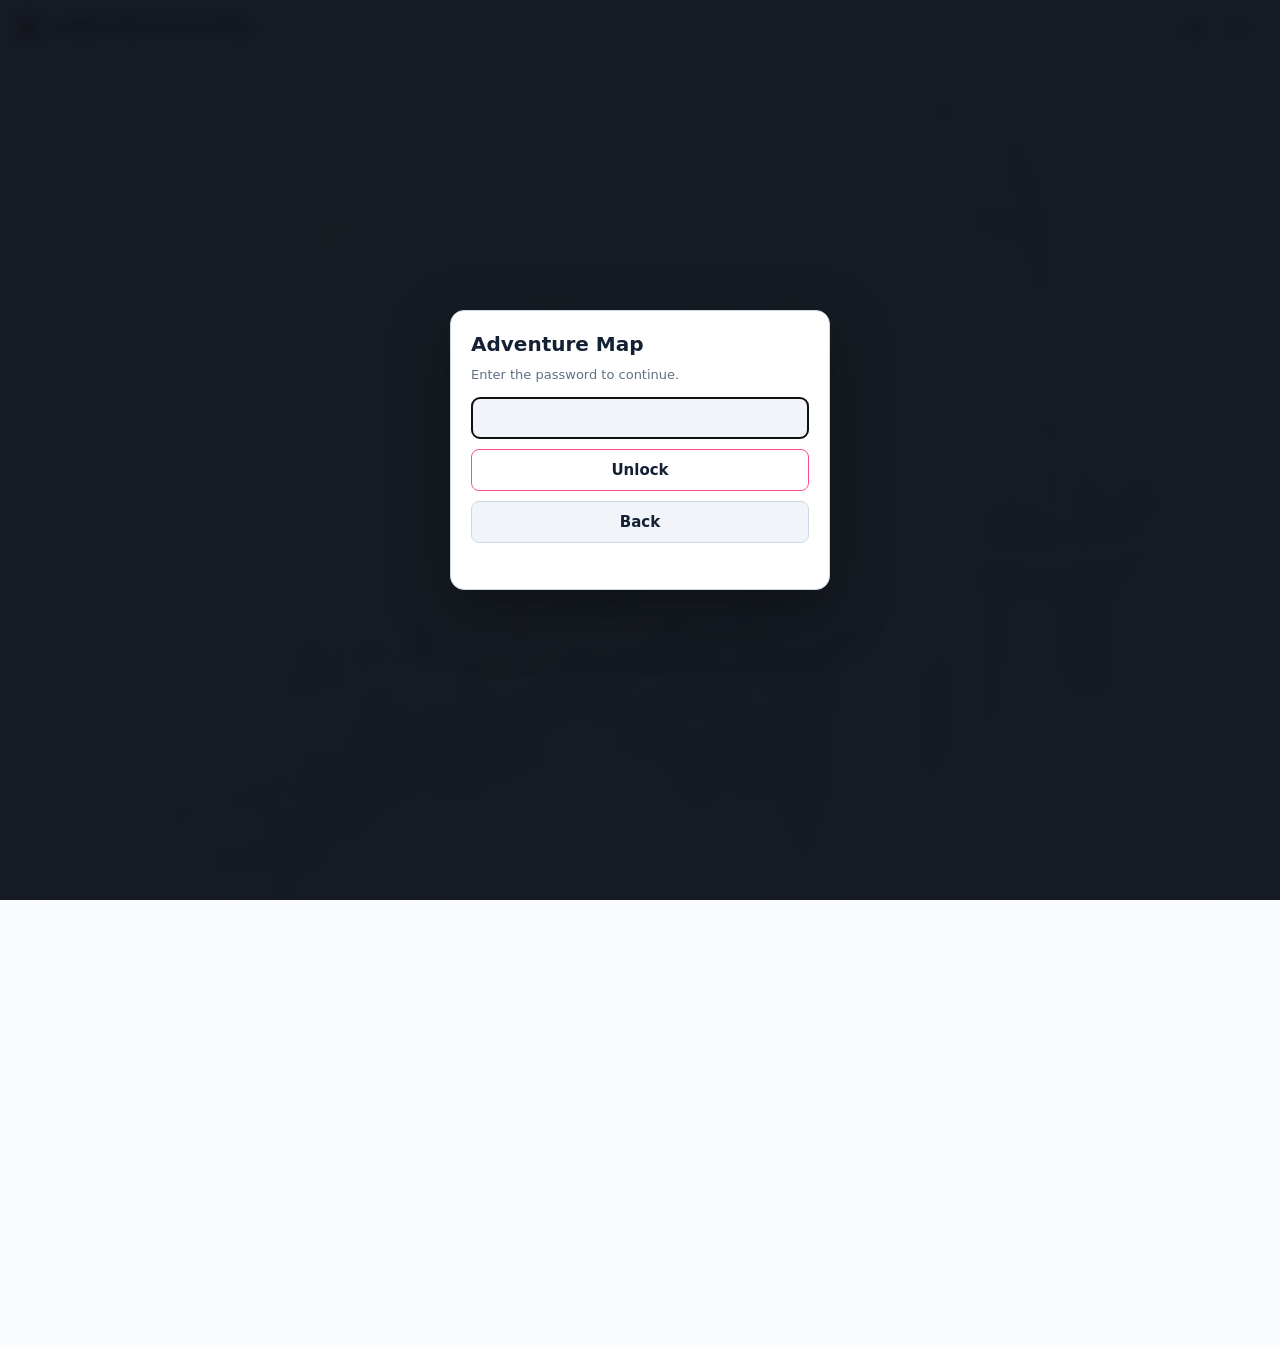
<file: assets/adventure-game/index.html>
<!doctype html>
<html lang="en"><head><meta charset="utf-8"><meta name="viewport" content="width=device-width,initial-scale=1"><title>Adventure — Map Tracker</title><meta name="description" content="Move through 62 adventure boards using step buttons or a direct slot jump."><link rel="icon" type="image/x-icon" href="../moul.ico?v=moul-1"><link rel="stylesheet" href="style.css?v=header-22"></head>
<body><header><div class="board-heading"><div><span class="eyebrow">Latale Adventure</span><h1 id="squareLabel">At the start</h1></div></div><div class="map-header-actions"><button id="atlasButton" class="quiet">View all boards <span>↗</span></button></div></header>
<main><section class="game">
<div class="board-frame"><div id="board" class="board"><svg id="trail" viewBox="0 0 252.286 156.444" aria-hidden="true"><polyline id="trailLine"/><circle id="destination" r="3"/></svg><div id="player" role="img" aria-label="Your position"><img id="playerAvatar" src="moul.png" alt="" draggable="false"></div><span id="boardBadge">01</span></div></div>
<div class="under-board"><label><input type="checkbox" id="showTrail"> Show movement trail</label><button id="undoMove" type="button" class="quiet" disabled title="Undo your last movement or slot jump">↶ Undo</button></div>
<div class="map-movement"><section class="movement-group" aria-labelledby="forwardLabel"><h2 id="forwardLabel" class="control-heading">Move forward</h2><div id="forwardButtons" class="step-grid"></div></section>
<section class="movement-group" aria-labelledby="backwardLabel"><h2 id="backwardLabel" class="control-heading">Move back</h2><div id="backwardButtons" class="step-grid backward"></div></section></div>
</section><aside><div class="turn-heading"><span class="eyebrow">MOVE YOUR CHARACTER</span><span id="turnLabel">Moves: 0</span></div>


<form id="slotForm" class="slot-form" novalidate><label for="slotInput">Travel within this board</label><p id="slotHint">Enter a slot on the current board.</p><div class="slot-entry"><input id="slotInput" type="number" inputmode="numeric" min="1" step="1" required aria-describedby="slotHint slotError"><button id="goButton" class="primary" type="submit">Go</button></div><p id="slotError" class="slot-error" role="alert"></p></form>
<form id="journeyForm" class="slot-form" novalidate><label for="journeyInput">Go to specific slot</label><p id="journeyHint"></p><div class="slot-entry"><input id="journeyInput" type="number" inputmode="numeric" min="1" step="1" required aria-describedby="journeyHint journeyError"><button id="journeyGo" class="primary" type="submit">Go</button></div><p id="journeyError" class="slot-error" role="alert"></p></form>
<div id="announcement" class="announcement" role="status" aria-live="polite">Choose a movement button or enter a slot on this board.</div><div class="last-move"><span class="eyebrow">LAST MOVE</span><p id="lastMove">No moves yet.</p></div><details><summary>How to move</summary><p>Use +1 to +12 to move forward and −1 to −12 to move back. Movement continues across boards in either direction and stops at the beginning or end of the journey.</p><p>Enter a slot number and select Go, or press Enter, to jump to that slot, counting from the beginning of the current board. Numbers beyond this board continue across following boards. If the number exceeds the remaining journey, you stop at the final slot.</p><p>Special icons have no effects. Tile positions are approximate traces of the original image.</p></details><button id="restart" class="quiet restart">↺ &nbsp; Restart journey</button></aside></main>
<footer><span>Designed by Hinna, Images by Royal4444l</span></footer>
<dialog id="atlas"><div class="dialog-heading"><div><span class="eyebrow">THE FULL JOURNEY</span><h2>Your adventure atlas</h2></div><button id="closeAtlas" aria-label="Close atlas" class="quiet">✕</button></div><p>Travel left to right through each row. Your current board is highlighted.</p><div id="atlasGrid"></div><div class="atlas-bottom"><span id="atlasStatus"></span><button id="backToGame" class="primary">Back to the journey</button></div></dialog>
<dialog id="resetDialog"><h2>Start a new journey?</h2><p>This takes you back to the first board.</p><div class="reset-actions"><button id="cancelReset" class="quiet">Keep playing</button><button id="confirmReset" class="primary">Start again</button></div></dialog>


<script src="routes.js?v=header-22"></script><script src="app.js?v=header-22"></script><script src="embed.js?v=header-22"></script></body></html>
</file>
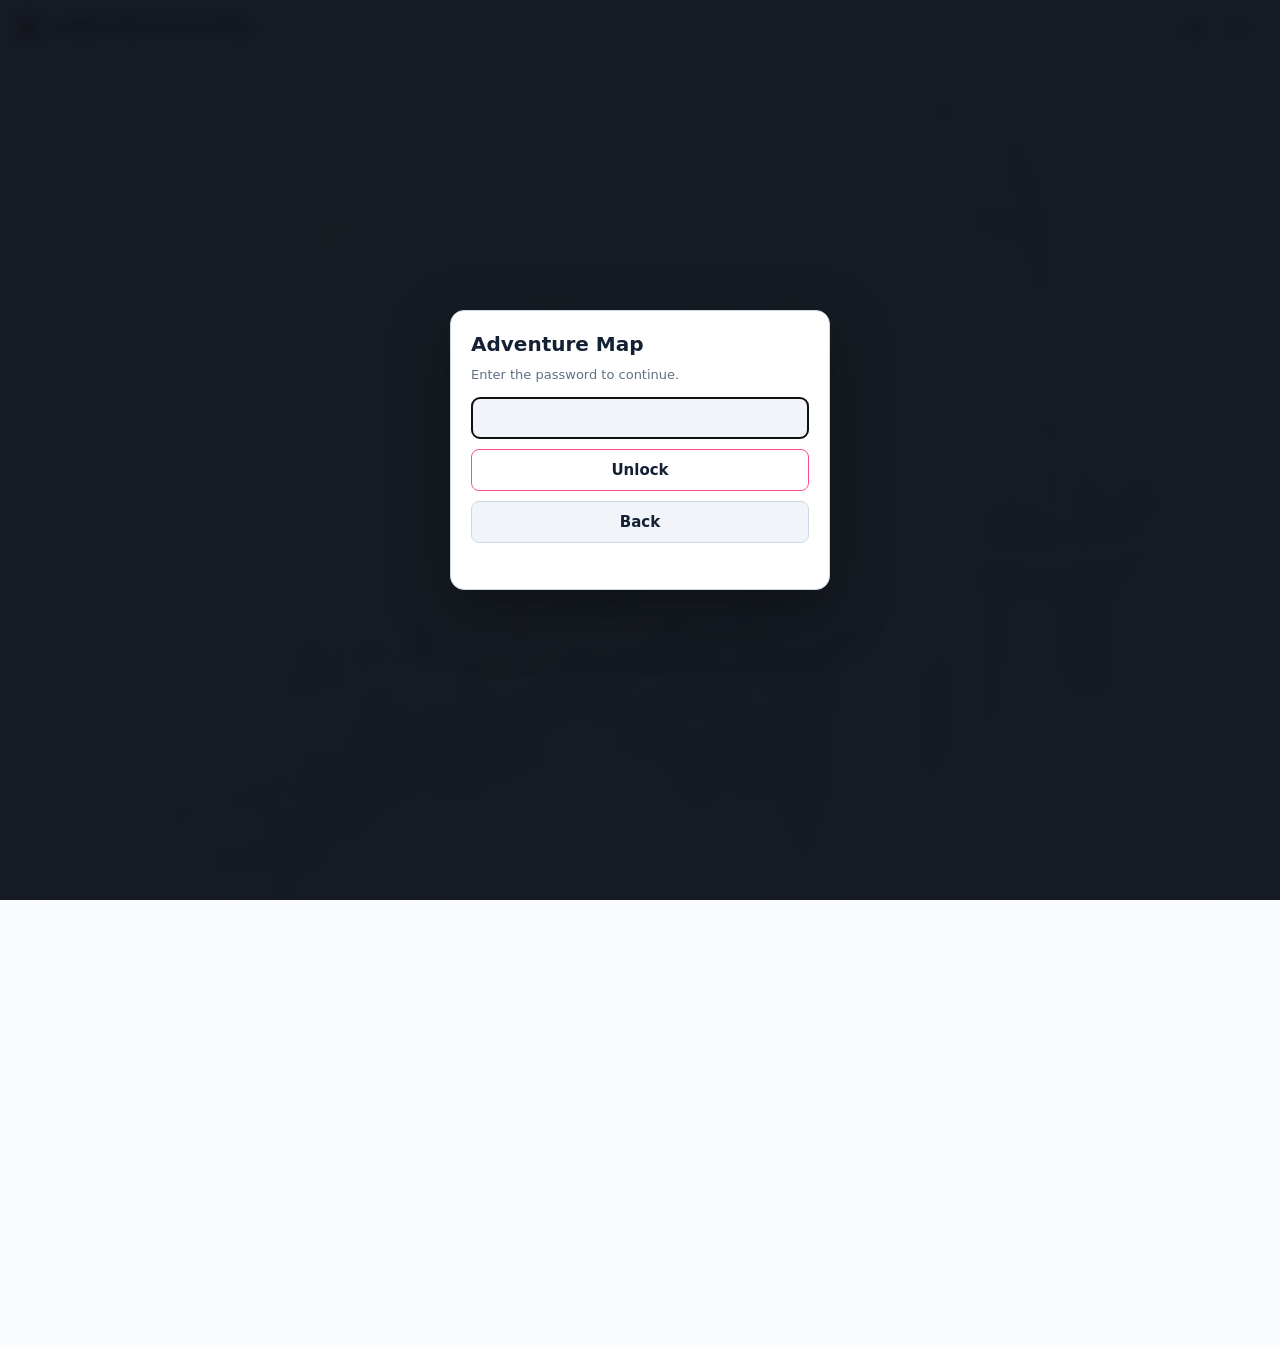
<file: adventure-map.html>
<!doctype html>
<html lang="en">
<head>
  <meta charset="utf-8">
  <meta name="viewport" content="width=device-width,initial-scale=1">
  <meta name="color-scheme" content="dark light">
  <script src="assets/adventure-game/theme.js?v=theme-12"></script>
  <link rel="icon" type="image/x-icon" href="assets/moul.ico?v=moul-1">
  <title>Latale Adventure Map</title>
  <link rel="stylesheet" href="assets/styles.css?v=13.9.4.150-approx-stage">
  <style>
    .adventure-page{padding-top:14px;padding-bottom:28px}
    #adventure-game{display:block;width:100%;height:1250px;border:0;background:transparent}
    .adventure-lock-overlay{
      position:fixed;
      inset:0;
      z-index:9999;
      display:flex;
      align-items:center;
      justify-content:center;
      padding:20px;
      background:rgba(8,13,22,.94);
      backdrop-filter:blur(8px);
    }
    .adventure-lock-overlay.hidden{display:none}
    .adventure-lock-card{
      width:min(100%,380px);
      border:1px solid var(--line);
      border-radius:14px;
      background:var(--panel);
      padding:20px;
      box-shadow:0 20px 60px rgba(0,0,0,.35);
    }
    .adventure-lock-card h2{margin:0 0 8px;font-size:20px}
    .adventure-lock-card p{margin:0 0 14px;color:var(--muted);font-size:13px}
    .adventure-lock-card input{
      width:100%;
      box-sizing:border-box;
      min-height:42px;
      border:1px solid var(--line);
      border-radius:8px;
      background:var(--panel-2);
      color:var(--text);
      padding:0 12px;
    }
    .adventure-lock-card button{
      width:100%;
      min-height:42px;
      margin-top:10px;
      border:1px solid var(--accent);
      border-radius:8px;
      background:var(--accent-soft);
      color:var(--text);
      font-weight:750;
      cursor:pointer;
    }
    .adventure-lock-card .adventure-lock-back{
      border-color:var(--line);
      background:var(--panel-2);
    }
    .adventure-lock-error{
      min-height:18px;
      margin-top:8px;
      color:#e66;
      font-size:12px;
    }
  </style>
</head>
<body class="extra-tools-page">
  <div id="adventure-lock" class="adventure-lock-overlay" aria-hidden="false">
    <section class="adventure-lock-card" role="dialog" aria-modal="true" aria-labelledby="adventure-lock-title">
      <h2 id="adventure-lock-title">Adventure Map</h2>
      <p>Enter the password to continue.</p>
      <form id="adventure-lock-form">
        <input id="adventure-lock-input" type="password" name="adventure-access-code" autocomplete="off" autocapitalize="none" spellcheck="false" aria-label="Password" autofocus>
        <button type="submit">Unlock</button>
        <button type="button" id="adventure-lock-back" class="adventure-lock-back">Back</button>
        <div id="adventure-lock-error" class="adventure-lock-error" aria-live="polite"></div>
      </form>
    </section>
  </div>
  <header class="topbar">
    <div class="shell topbar-inner">
      <a class="brand" href="adventure-map.html" aria-label="Latale Adventure Map">
        <span class="brand-mark"><img src="assets/moul.ico?v=moul-1" alt="" aria-hidden="true"></span>
        <span><strong>Latale Adventure Map</strong></span>
      </a>      <div class="topbar-actions">
        <button id="theme-toggle" class="icon-button" type="button" aria-label="Theme: System. Click to switch theme." title="Theme: System">◐</button>
      </div>
    </div>
  </header>
  <main class="shell adventure-page" id="adventure-content" inert>
    <iframe id="adventure-game" title="Interactive Adventure Map — move your character through 62 boards" data-src="assets/adventure-game/index.html?v=header-22"></iframe>
    <noscript>Enable JavaScript to unlock and play the interactive adventure map.</noscript>
  </main>
  <script>
    (() => {
      const EXPECTED_HASH="b3303798ccfe8acd96650ee1801b5a1d87c464871d8fe61a6f070949adbc8ef6";
      const SESSION_KEY="latale-adventure-map-unlocked-v1";
      const overlay=document.getElementById("adventure-lock");
      const form=document.getElementById("adventure-lock-form");
      const input=document.getElementById("adventure-lock-input");
      const error=document.getElementById("adventure-lock-error");
      const back=document.getElementById("adventure-lock-back");

      const toHex=buffer=>[...new Uint8Array(buffer)].map(b=>b.toString(16).padStart(2,"0")).join("");
      const hashText=async value=>toHex(await crypto.subtle.digest("SHA-256",new TextEncoder().encode(value)));

      const unlock=()=>{
        const frame=document.getElementById("adventure-game");
        if(!frame.getAttribute("src"))frame.src=frame.dataset.src;
        document.getElementById("adventure-content").inert=false;
        overlay.classList.add("hidden");
        overlay.setAttribute("aria-hidden","true");
        try{sessionStorage.setItem(SESSION_KEY,"1")}catch{}
      };

      try{
        if(sessionStorage.getItem(SESSION_KEY)==="1")unlock();
      }catch{}

      back?.addEventListener("click",()=>{ location.href="fields.html"; });

      form.addEventListener("submit",async event=>{
        event.preventDefault();
        error.textContent="";
        const value=input.value.normalize("NFKC").trim();
        if(!value)return;
        try{
          const digest=await hashText(value);
          if(digest===EXPECTED_HASH){
            input.value="";
            unlock();
            return;
          }
          error.textContent="Incorrect password.";
          input.select();
        }catch(err){
          console.error("Adventure unlock failed",err);
          error.textContent="Unable to verify the password in this browser. Refresh and try again.";
        }
      });
    })();
  </script>

  <script>
    (() => {
      const frame=document.getElementById("adventure-game");
      window.addEventListener("message",event=>{
        if(event.origin!==location.origin || event.source!==frame.contentWindow)return;
        if(event.data?.type!=="adventure:height")return;
        const height=Number(event.data.height);
        if(Number.isFinite(height) && height>=300 && height<=10000)frame.style.height=(Math.ceil(height)+2)+"px";
      });
    })();
  </script>
  <script src="assets/global-header.js?v=13.9.4.87-clean-adventure"></script>
</body>
</html>
</file>
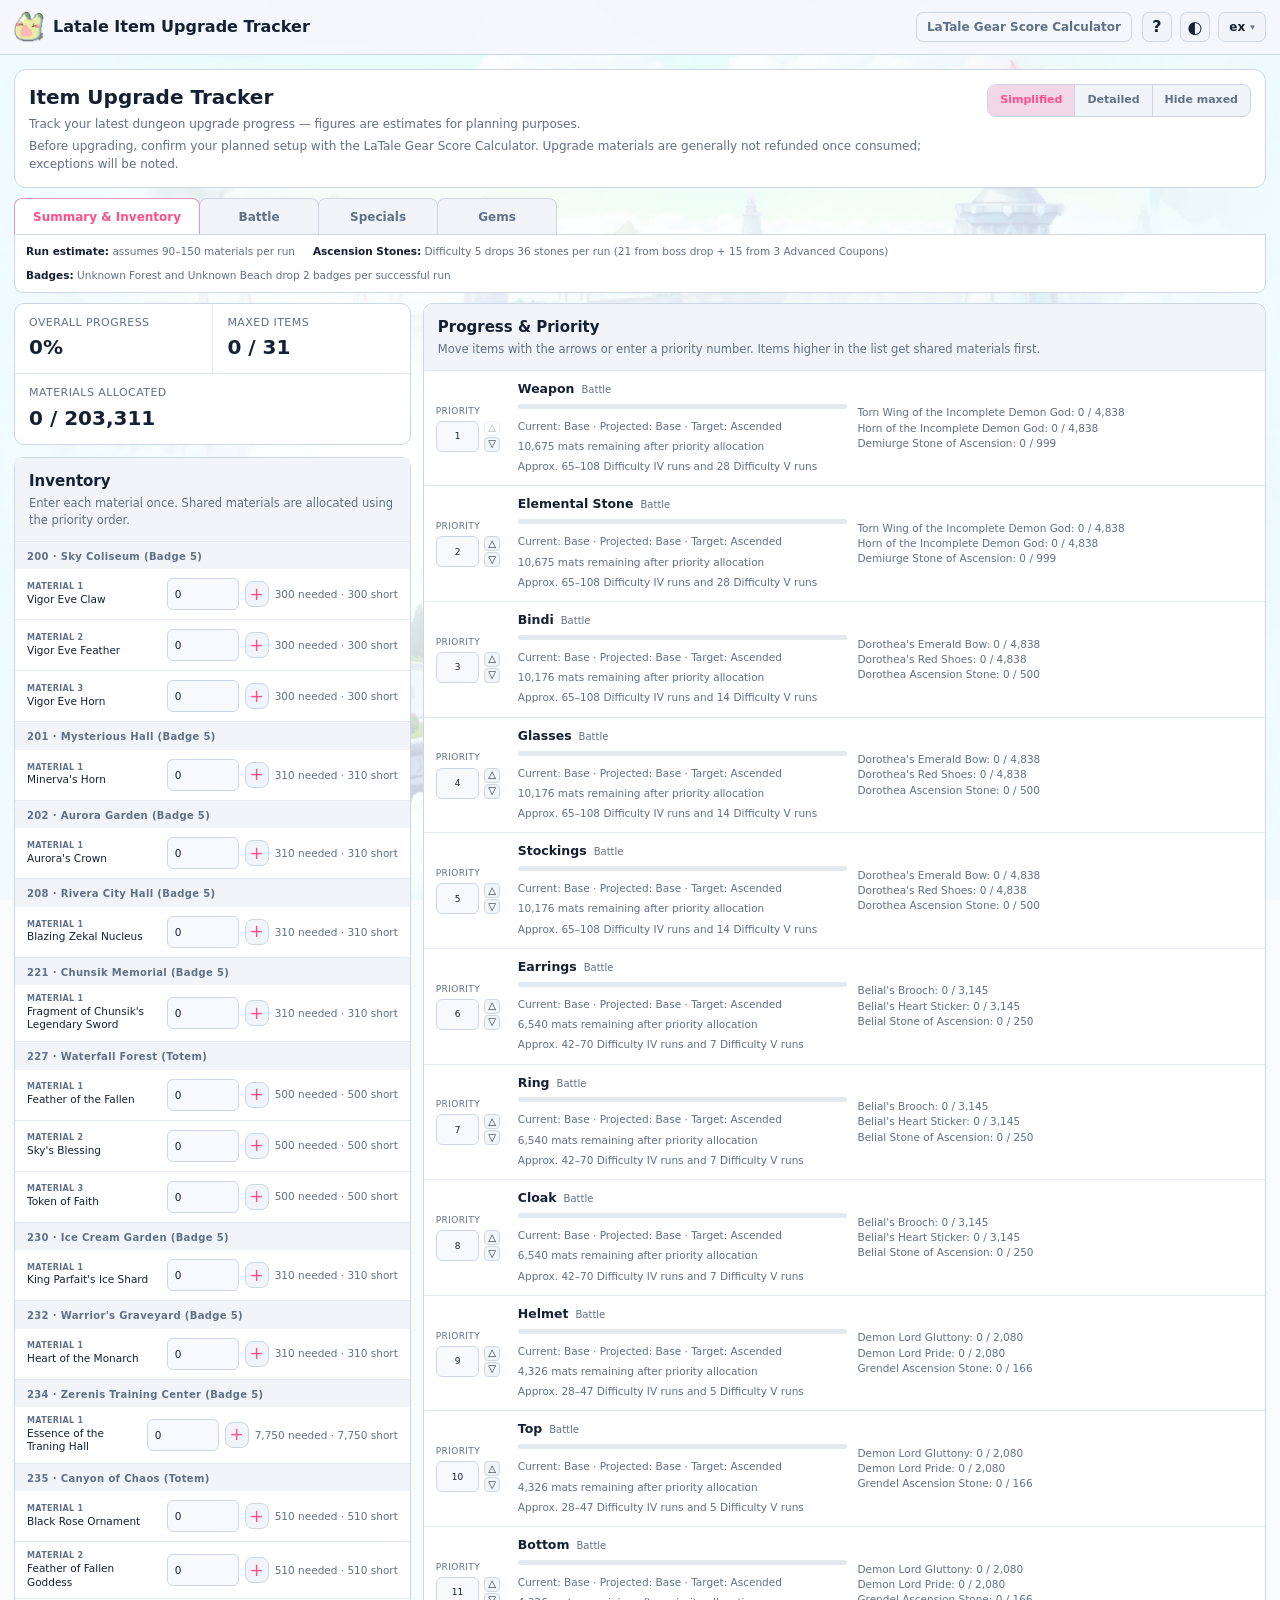
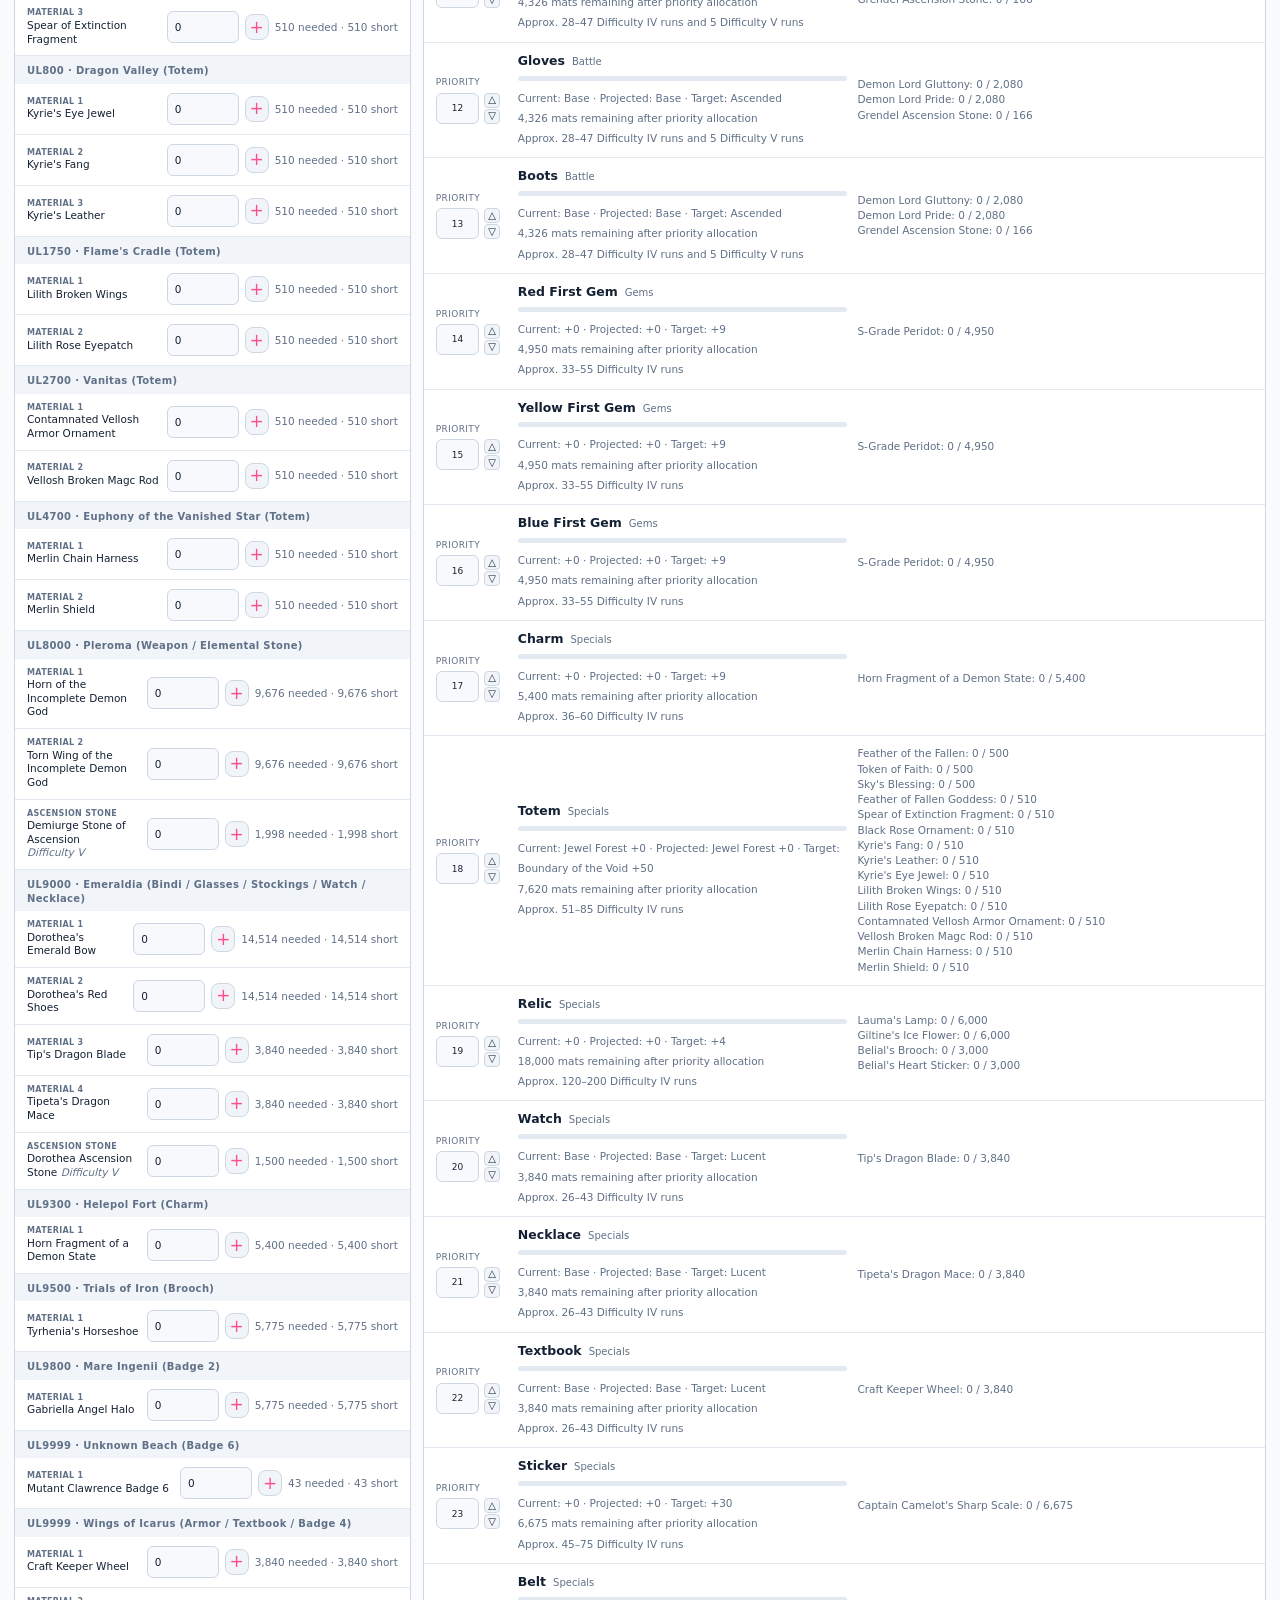
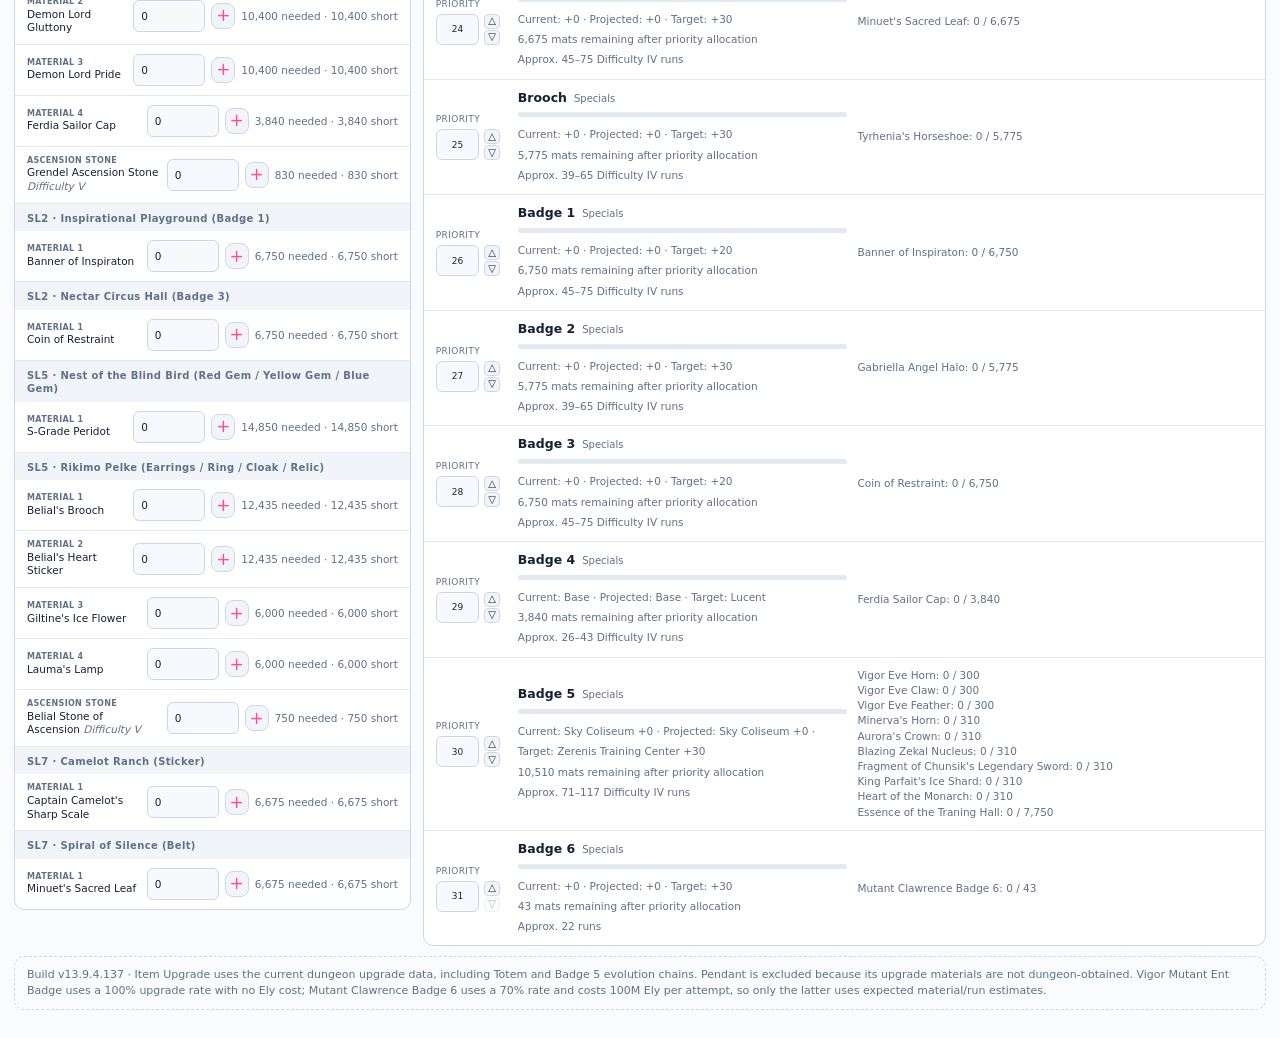
<file: item-upgrade.html>
<!doctype html>
<html lang="en">
<head>
  <meta charset="utf-8">
  <meta name="viewport" content="width=device-width,initial-scale=1">
  <meta name="color-scheme" content="dark light">
  <link rel="icon" type="image/x-icon" href="assets/item-upgrade.ico?v=1">
  <title>Latale Fanmade Illustration Book · Item Upgrade Tracker</title>
  <link rel="stylesheet" href="assets/styles.css?v=13.9.4.167-readonly-materials">
</head>
<body class="extra-tools-page item-upgrade-page">
  <header class="topbar">
    <div class="shell topbar-inner">
      <a class="brand" href="item-upgrade.html" aria-label="Latale Fanmade Illustration Book">
        <span class="brand-mark"><img src="assets/item-upgrade.ico?v=1" alt="" aria-hidden="true"></span>
        <span><strong>Latale Item Upgrade Tracker</strong></span>
      </a>
      <nav class="extra-tools-nav" aria-label="Extra tool navigation">
        <a class="extra-back-link" href="https://kedanao.github.io/lt-gear-score-calculator/" target="_blank" rel="noopener noreferrer">LaTale Gear Score Calculator</a>
      </nav>
      <div class="topbar-actions">
        <button id="upgrade-help-toggle" class="icon-button help-button" type="button" aria-label="How to use the Item Upgrade Tracker" title="How to use the tracker">?</button>
        <button id="theme-toggle" class="icon-button" type="button" aria-label="Theme: System. Click to switch theme." title="Theme: System">◐</button>
      </div>
    </div>
  </header>

  <dialog id="upgrade-guide" class="welcome-popup upgrade-guide" aria-labelledby="upgrade-guide-title">
    <div class="welcome-popup-head">
      <div><span class="tutorial-kicker">QUICK GUIDE</span><h1 id="upgrade-guide-title">Plan your upgrades</h1><p>Choose your goals, enter your materials, then set your priorities.</p></div>
      <button id="upgrade-guide-close" class="icon-button welcome-close" type="button" aria-label="Close tutorial" autofocus>×</button>
    </div>
    <div class="welcome-guide-grid">
      <section class="welcome-guide-card"><span class="tutorial-step">1</span><h2>Choose your items</h2><p>Open Battle, Specials or Gems. Select the item series and type you want to upgrade.</p></section>
      <section class="welcome-guide-card"><span class="tutorial-step">2</span><h2>Set your stages</h2><p>Current stage is where your item is now. Target stage is your goal. Mark completed items MAXED; Hide maxed keeps them out of view.</p></section>
      <section class="welcome-guide-card"><span class="tutorial-step">3</span><h2>Enter what you own</h2><p>In Summary &amp; Inventory, enter each material quantity once. To add newly collected materials, click + beside the quantity, enter the amount under “To be added”, then press Add or Enter. The total updates and the bubble clears. The other tabs show the amount assigned to each item.</p></section>
      <section class="welcome-guide-card"><span class="tutorial-step">4</span><h2>Set your priorities</h2><p>Use △ and ▽ beside the priority number to move an item up or down, or enter a number directly. Lower numbers get shared materials first. Priority 1 receives what it needs before priority 2 gets any leftovers.</p></section>
      <section class="welcome-guide-card"><span class="tutorial-step">5</span><h2>Read your progress</h2><p>The summary shows your Current stage, Projected stage with assigned materials, and selected Target stage. Solid pink shows your current stage. Soft pink shows the stage your assigned materials could reach. Materials allocated means stock reserved in your plan, not materials spent.</p></section>
      <section class="welcome-guide-card"><span class="tutorial-step">6</span><h2>Check what is left</h2><p>Needed is the total required; short is what you still need to collect. The summary estimates the Difficulty IV runs for remaining materials and Difficulty V runs for remaining ascension stones. Only estimates with runs remaining are shown; Difficulty V applies when the upgrade requires ascension stones. Badge 6 estimates use badge drops per run. The item tabs also show projected stages and estimated dungeon runs. Detailed mode shows the upgrade steps.</p></section>
    </div>
    <p class="welcome-disclaimer">Estimates use materials and upgrade success rates. Check the Ely cost and your planned setup before upgrading. Update your inventory after spending materials.</p>
  </dialog>

  <main class="shell upgrade-page">
    <section class="upgrade-hero">
      <div>
        <h1>Item Upgrade Tracker</h1>
        <p>Track your latest dungeon upgrade progress — figures are estimates for planning purposes.</p>
        <p>Before upgrading, confirm your planned setup with the LaTale Gear Score Calculator. Upgrade materials are generally not refunded once consumed; exceptions will be noted.</p>
      </div>
      <div class="upgrade-mode-switch" role="group" aria-label="Display mode">
        <button id="upgrade-mode-simple" class="active" type="button" aria-pressed="true">Simplified</button>
        <button id="upgrade-mode-detailed" type="button" aria-pressed="false">Detailed</button>
        <button id="upgrade-hide-maxed" type="button" aria-pressed="false">Hide maxed</button>
      </div>
    </section>

    <nav class="upgrade-game-tabs" role="tablist" aria-label="Upgrade category">
      <button class="upgrade-game-tab active" data-upgrade-tab="summary" role="tab" aria-selected="true">Summary &amp; Inventory</button>
      <button class="upgrade-game-tab" data-upgrade-tab="battle" role="tab" aria-selected="false">Battle</button>
      <button class="upgrade-game-tab" data-upgrade-tab="specials" role="tab" aria-selected="false">Specials</button>
      <button class="upgrade-game-tab" data-upgrade-tab="gems" role="tab" aria-selected="false">Gems</button>
    </nav>

    <section class="upgrade-info-strip">
      <span><strong>Run estimate:</strong> assumes 90–150 materials per run</span>
      <span><strong>Ascension Stones:</strong> Difficulty 5 drops 36 stones per run (21 from boss drop + 15 from 3 Advanced Coupons)</span>
      <span><strong>Badges:</strong> Unknown Forest and Unknown Beach drop 2 badges per successful run</span>
    </section>

    <div id="upgrade-tab-content" class="upgrade-tab-content" aria-live="polite"></div>

    <div class="upgrade-note">
      Build v13.9.4.137 · Item Upgrade uses the current dungeon upgrade data, including Totem and Badge 5 evolution chains. Pendant is excluded because its upgrade materials are not dungeon-obtained. Vigor Mutant Ent Badge uses a 100% upgrade rate with no Ely cost; Mutant Clawrence Badge 6 uses a 70% rate and costs 100M Ely per attempt, so only the latter uses expected material/run estimates.
    </div>
  </main>

  <script src="assets/global-header.js?v=13.9.4.85-soft-ex"></script>
  <script>
    (() => {
      const stamp=Date.now();
      const load=(src)=>new Promise((resolve,reject)=>{
        const s=document.createElement("script");
        s.src=src;
        s.onload=resolve;
        s.onerror=()=>reject(new Error("Failed to load "+src));
        document.body.appendChild(s);
      });
      (async()=>{
        try{
          await load(`assets/data.js?ts=${stamp}`);
          await load(`assets/upcoming-item-data.js?ts=${stamp}`);
          await load(`assets/item-upgrade-data.js?ts=${stamp}`);
          await load(`assets/material-sources.js?ts=${stamp}`);
          await load(`assets/inventory-allocation.js?ts=${stamp}`);
          await load(`assets/item-upgrade.js?ts=${stamp}`);
        }catch(error){
          console.error(error);
          const root=document.getElementById("upgrade-tab-content");
          if(root) root.innerHTML='<div class="upgrade-render-error"><strong>Tracker failed to load.</strong><span>Please refresh once. The page is configured to bypass cached Item Upgrade files.</span></div>';
        }
      })();
    })();
  </script>
</body>
</html>
</file>
<file: assets/adventure-game/style.css>
:root{
  --bg:#0b0f17;
  --panel:#111722;
  --panel-2:#151d2a;
  --panel-3:#0e141e;
  --line:#263244;
  --line-soft:#1d2736;
  --text:#edf3ff;
  --muted:#8e9bb0;
  --accent:#6ea8ff;
  --codex:#93b2ff;
  --codex-bg:#172849;
  --title:#d7adff;
  --title-bg:#2d1e43;
  --badge5:#8ed6a5;
  --badge5-bg:#173524;
  --progress-pink:#ff4f8b;
  --bg-overlay:rgba(11,15,23,.70);
  --radius:9px;
}

html[data-theme="light"]{
  --bg:#f4f7fb;
  --panel:#ffffff;
  --panel-2:#f1f5fa;
  --panel-3:#f7f9fc;
  --line:#cdd7e4;
  --line-soft:#e3e9f0;
  --text:#142033;
  --muted:#607086;
  --accent:#ff4f8b;
  --codex:#3567c8;
  --codex-bg:#e8f0ff;
  --title:#7a3fb2;
  --title-bg:#f2e8fb;
  --badge5:#277a47;
  --badge5-bg:#e5f5ea;
  --progress-pink:#ff4f8b;
  --bg-overlay:rgba(255,255,255,.56);
}


:root{color-scheme:dark}html[data-theme="light"]{color-scheme:light}
*{box-sizing:border-box}body{margin:0;background:transparent;color:var(--text);font:13px/1.35 Inter,ui-sans-serif,system-ui,-apple-system,BlinkMacSystemFont,"Segoe UI",sans-serif}
button,input,select{font:inherit}button,a,input,summary{-webkit-tap-highlight-color:transparent}button{cursor:pointer}
button:focus-visible,a:focus-visible,input:focus-visible,select:focus-visible,summary:focus-visible{outline:2px solid var(--accent);outline-offset:2px}
header{display:flex;justify-content:space-between;align-items:center;gap:18px;padding:14px;border:1px solid var(--line);border-radius:12px;background:var(--panel);margin-bottom:10px}
.board-heading{display:flex;align-items:center;gap:18px;flex-wrap:wrap;min-width:0}.board-heading>div{min-width:0}
.eyebrow{font-size:11px;font-weight:750;letter-spacing:.02em;color:var(--muted)}
.board-heading .eyebrow{font-size:20px;letter-spacing:0;color:var(--text);font-weight:750}
h1{font:650 14px/1.4 Inter,ui-sans-serif,system-ui,sans-serif;color:var(--muted);margin:5px 0 0;overflow-wrap:anywhere}
.location{display:flex;align-items:center;gap:6px;border:1px solid var(--line);border-radius:999px;padding:4px 8px;color:var(--accent);background:var(--panel-2);font-size:11px;white-space:nowrap}
.location i{width:6px;height:6px;border-radius:50%;background:var(--accent)}
.map-header-actions{display:flex;align-items:center;gap:8px;flex-wrap:wrap}
button,.editor-button{min-height:34px;border:1px solid var(--line);border-radius:7px;background:var(--panel-2);color:var(--text);padding:7px 11px;font-weight:650;font-size:12px}
button:hover,.editor-button:hover{border-color:var(--accent);background:color-mix(in srgb,var(--panel-2) 90%,var(--accent) 10%)}
button:disabled{opacity:.4;cursor:default}
.primary{border-color:color-mix(in srgb,var(--accent) 45%,var(--line));background:color-mix(in srgb,var(--panel-2) 82%,var(--accent) 18%);color:var(--accent)}
.quiet{color:var(--muted)}.quiet span{margin-left:6px}
main{display:grid;grid-template-columns:minmax(0,1fr) 310px;gap:10px;align-items:start}
.game,aside{min-width:0;background:var(--panel);border:1px solid var(--line);border-radius:10px;overflow:hidden}
.game{padding:10px}.board-frame{padding:4px;border:1px solid var(--line);border-radius:8px;background:var(--panel-3)}
.board{width:100%;aspect-ratio:252.286/156.444;background-image:url('boards/01.webp');background-size:100% 100%;position:relative;border-radius:5px;overflow:hidden}
#trail{position:absolute;inset:0;width:100%;height:100%;opacity:0;pointer-events:none}#trail.visible{opacity:1}
#trailLine{fill:none;stroke:#ffdf6c;stroke-width:1;stroke-linejoin:round;stroke-dasharray:2 2;filter:drop-shadow(0 1px 1px #000)}
#destination{fill:#ffe4a0;stroke:#193134;stroke-width:.7}
#player{position:absolute;width:clamp(12px,5%,36px);aspect-ratio:1;transform:translate(-50%,-50%);z-index:2;display:grid;place-items:center;border-radius:50%;background:#ffe198;border:2px solid white;box-shadow:0 0 0 2px #183531,0 2px 6px #0007;transition:left .18s linear,top .18s linear;pointer-events:none}
#player span{color:#183531;font-size:clamp(8px,1.3vw,20px);line-height:1}
#boardBadge{position:absolute;top:8px;left:8px;background:#111722e8;color:#edf3ff;border:1px solid #6ea8ff80;border-radius:5px;padding:3px 7px;font-size:11px;font-weight:750}
.under-board{display:flex;justify-content:space-between;align-items:center;gap:8px;flex-wrap:wrap;color:var(--muted);font-size:11px;margin-top:10px}
.under-board label,.editor-check{display:flex;align-items:center;gap:6px;cursor:pointer}
input[type="checkbox"]{accent-color:var(--accent);width:14px;height:14px;margin:0}
.journey{margin-top:12px;padding:10px;border:1px solid var(--line-soft);border-radius:7px;background:var(--panel-2)}
.journey-label,.progress-caption{display:flex;justify-content:space-between;gap:8px;flex-wrap:wrap;color:var(--muted);font-size:10px}
.journey-label span:last-child{color:var(--text);font-weight:700}.progress-track{height:5px;background:var(--line);border-radius:4px;margin:8px 0;overflow:hidden}
#progressFill{height:100%;background:var(--progress-pink);transition:width .3s}
.turn-heading{display:flex;justify-content:space-between;gap:8px;align-items:center;padding:10px 11px;background:var(--panel-2);border-bottom:1px solid var(--line-soft)}
.turn-heading .eyebrow{color:var(--text)}#turnLabel{font-size:10px;color:var(--muted)}
.movement-group{margin:12px 11px}.control-heading{font:700 12px/1.4 Inter,system-ui,sans-serif;margin:0 0 7px}
.step-grid{display:grid;grid-template-columns:repeat(6,minmax(0,1fr));gap:5px}
.step-button{padding:6px 1px;min-height:34px;color:var(--accent);border-color:color-mix(in srgb,var(--accent) 35%,var(--line));background:color-mix(in srgb,var(--panel-2) 88%,var(--accent) 12%);font-size:12px}
.backward .step-button{color:var(--muted);border-color:var(--line);background:var(--panel-2)}
.slot-form{margin:12px 11px;padding-top:10px;border-top:1px solid var(--line-soft)}
.slot-form label{font-weight:700;font-size:12px}.slot-form p{margin:5px 0 7px;color:var(--muted);font-size:11px;line-height:1.45}
.slot-entry{display:flex;gap:7px}.slot-entry input{flex:1;min-width:0;width:100%;height:34px;border:1px solid var(--line);border-radius:7px;background:var(--panel-2);color:var(--text);padding:0 9px}
.slot-form .slot-error{color:#ef7794}.slot-error:empty{display:none}
.announcement{margin:12px 11px;padding:8px 9px;border:1px solid color-mix(in srgb,var(--accent) 30%,var(--line));border-radius:7px;background:color-mix(in srgb,var(--panel) 94%,var(--accent) 6%);font-size:11px;line-height:1.5}
.last-move{margin:0 11px;padding:10px 0;border-top:1px solid var(--line-soft)}.last-move p{font-size:11px;color:var(--muted);margin:5px 0}
details{margin:0 11px;color:var(--muted);font-size:11px;line-height:1.5}summary{cursor:pointer;color:var(--text)}details p{margin:8px 0}
.restart{margin:12px 11px}
footer{display:flex;justify-content:space-between;gap:10px;flex-wrap:wrap;padding:10px 12px;border:1px dashed var(--line);border-radius:10px;margin-top:10px;color:var(--muted);font-size:11px}
dialog{width:min(1100px,96vw);max-height:90vh;background:var(--panel);color:var(--text);border:1px solid var(--line);border-radius:12px;padding:16px}
dialog::backdrop{background:rgba(8,13,22,.8);backdrop-filter:blur(5px)}
.dialog-heading{display:flex;align-items:center;justify-content:space-between;gap:12px}.dialog-heading>div{min-width:0}
h2{font:750 20px/1.3 Inter,system-ui,sans-serif;margin:6px 0}
dialog p{font-size:12px;color:var(--muted);line-height:1.5}
#atlasGrid{display:grid;grid-template-columns:repeat(7,minmax(0,1fr));gap:7px;margin:16px 0}
.mini-board{aspect-ratio:252.286/156.444;background-size:100% 100%;position:relative;border-radius:5px;opacity:.65;border:2px solid transparent}
.mini-board.current{border-color:var(--accent);opacity:1;box-shadow:0 0 0 1px var(--accent)}.mini-board.complete{opacity:.9}
.mini-board span{position:absolute;bottom:2px;left:2px;background:#111722e8;color:#edf3ff;border-radius:3px;padding:2px 4px;font-size:10px}
.atlas-bottom,.reset-actions{display:flex;justify-content:space-between;align-items:center;gap:12px;font-size:12px}
#resetDialog{max-width:430px}.reset-actions{margin-top:16px}
#pathEditor{width:calc(100% - 16px);max-width:none;top:0;bottom:auto;margin:8px auto}
.editor-controls{display:flex;gap:10px;align-items:end;flex-wrap:wrap;margin:14px 0}
.editor-controls>label:not(.editor-check){display:grid;gap:5px;font-size:11px;color:var(--muted)}
.editor-controls select{max-width:100%;min-height:34px;min-width:110px;border:1px solid var(--line);border-radius:7px;padding:6px 9px;background:var(--panel-2);color:var(--text)}
.editor-slot-nav{display:flex;flex-wrap:wrap;gap:6px}.editor-check{min-height:34px;font-size:12px}
.editor-view-controls{display:flex;align-items:center;justify-content:space-between;flex-wrap:wrap;gap:10px;margin:12px 0}
.editor-view-controls strong{font-size:12px;color:var(--accent)}.editor-view-controls>label{display:flex;align-items:center;gap:7px;font-size:12px}
#editorZoom{width:120px;accent-color:var(--accent)}
.editor-viewport{overflow:auto;width:100%;max-height:var(--editor-map-height,58vh);border:1px solid var(--line);border-radius:7px;background:var(--panel-3)}
#editorCanvas{position:relative;width:100%;min-width:0;margin-inline:auto;aspect-ratio:252.286/156.444;background-size:100% 100%;cursor:crosshair;touch-action:pan-x pan-y}
#editorCanvas:focus-visible{outline:3px solid var(--accent);outline-offset:-3px}
#editorCanvas svg{display:block;position:absolute;inset:0;width:100%;height:100%;pointer-events:none}
#editorLine{fill:none;stroke:#ffe198;stroke-width:.65;stroke-linejoin:round;filter:drop-shadow(0 0 .4px #000)}
.route-point{fill:#172e31;stroke:#fff;stroke-width:.45}.selected-point{fill:#ffe198;stroke:#ed548d;stroke-width:1}
#editorPoints text{font:bold 3.1px system-ui,sans-serif;fill:white;text-anchor:middle;dominant-baseline:central;paint-order:stroke;stroke:#142223;stroke-width:.6}
.editor-actions{display:flex;flex-wrap:wrap;gap:7px;margin-top:12px}.file-button{position:relative;overflow:hidden;display:inline-flex;align-items:center;cursor:pointer}
.file-button input{position:absolute;inset:0;opacity:0;width:100%;height:100%;cursor:pointer}.file-button:focus-within{outline:2px solid var(--accent);outline-offset:2px}
.editor-status{padding:10px;border:1px solid var(--line);border-radius:7px;background:var(--panel-2);color:var(--accent)}
.editor-help{font-size:11px}.editor-help code{overflow-wrap:anywhere}
@media(max-width:760px){header{align-items:flex-start;flex-direction:column;gap:12px;padding:12px}.map-header-actions{width:100%}.board-heading{width:100%;justify-content:space-between;gap:10px}.board-heading .eyebrow{font-size:18px}main{grid-template-columns:1fr}.game{padding:7px}.step-button{min-height:40px}.editor-slot-nav{width:100%}dialog{padding:12px}#atlasGrid{grid-template-columns:repeat(4,minmax(0,1fr))}.atlas-bottom{align-items:stretch;flex-direction:column}}
@media(prefers-reduced-motion:reduce){*,*::before,*::after{animation:none!important;transition:none!important}}

/* Keep the supplied left-facing sprite upright; flip only the image. */
#player{width:77px;max-width:10%;aspect-ratio:77/65;background:transparent;border:0;border-radius:0;box-shadow:none}
#playerAvatar{display:block;width:100%;height:100%;object-fit:contain;image-rendering:auto;filter:drop-shadow(0 0 2px rgba(255,255,255,.9)) drop-shadow(0 0 5px rgba(255,220,135,.7)) drop-shadow(0 3px 3px rgba(0,0,0,.65));transform:scaleX(1)}

.map-movement{display:grid;grid-template-columns:repeat(2,minmax(0,1fr));gap:12px;margin-top:12px;border-top:1px solid var(--line-soft);padding-top:12px}.map-movement .movement-group{margin:0}.map-movement .step-button{min-height:40px}@media(max-width:600px){.map-movement{grid-template-columns:1fr}}
</file>
<file: assets/styles.css>
:root{
  --bg:#0b0f17;
  --panel:#111722;
  --panel-2:#151d2a;
  --panel-3:#0e141e;
  --line:#263244;
  --line-soft:#1d2736;
  --text:#edf3ff;
  --muted:#8e9bb0;
  --accent:#6ea8ff;
  --codex:#93b2ff;
  --codex-bg:#172849;
  --title:#d7adff;
  --title-bg:#2d1e43;
  --badge5:#8ed6a5;
  --badge5-bg:#173524;
  --progress-pink:#ff4f8b;
  --bg-overlay:rgba(11,15,23,.70);
  --radius:9px;
}

html[data-theme="light"]{
  --bg:#f4f7fb;
  --panel:#ffffff;
  --panel-2:#f1f5fa;
  --panel-3:#f7f9fc;
  --line:#cdd7e4;
  --line-soft:#e3e9f0;
  --text:#142033;
  --muted:#607086;
  --accent:#ff4f8b;
  --codex:#3567c8;
  --codex-bg:#e8f0ff;
  --title:#7a3fb2;
  --title-bg:#f2e8fb;
  --badge5:#277a47;
  --badge5-bg:#e5f5ea;
  --progress-pink:#ff4f8b;
  --bg-overlay:rgba(255,255,255,.56);
}

*{box-sizing:border-box}
html{scroll-behavior:smooth}
body{
  margin:0;
  background:
    linear-gradient(var(--bg-overlay), var(--bg-overlay)),
    url("bg-latale-dark.jpg") center top / cover no-repeat fixed,
    var(--bg);
  color:var(--text);
  font:15px/1.35 Inter,ui-sans-serif,system-ui,-apple-system,BlinkMacSystemFont,"Segoe UI",sans-serif;
}

html[data-theme="light"] body{
  background:
    linear-gradient(var(--bg-overlay), var(--bg-overlay)),
    url("bg-latale.webp") center top / cover no-repeat fixed,
    var(--bg);
}

button,input{font:inherit}
.shell{width:min(1440px,calc(100% - 24px));margin-inline:auto}

.topbar{
  position:sticky;top:0;z-index:30;
  border-bottom:1px solid var(--line);
  background:color-mix(in srgb,var(--bg) 97%,transparent);
  -webkit-backdrop-filter:blur(18px) saturate(125%);
  backdrop-filter:blur(18px) saturate(125%);
}
.topbar-inner{height:54px;display:flex;align-items:center;justify-content:space-between;gap:16px}
.brand{display:flex;align-items:center;gap:9px;color:inherit;text-decoration:none;min-width:0}
.brand-mark{
  width:30px;height:30px;display:grid;place-items:center;flex:0 0 auto;
  border-radius:7px;overflow:hidden;
}
.brand-mark img{width:100%;height:100%;display:block;object-fit:contain}
.brand strong{display:block;font-size:16px;line-height:1.1}
.brand small{display:block;color:var(--muted);font-size:12px;margin-top:2px}
.topbar-actions{display:flex;align-items:center;gap:8px}
.result-count{color:var(--muted);font-size:13px;white-space:nowrap;margin-right:6px}
.icon-button{width:30px;height:30px;display:grid;place-items:center;border:1px solid var(--line);border-radius:7px;background:var(--panel-2);color:var(--text);cursor:pointer;padding:0;font-size:17px;line-height:1}
.icon-button:hover{border-color:var(--accent);background:color-mix(in srgb,var(--panel-2) 88%,var(--accent) 12%)}
.icon-button:focus-visible{outline:2px solid var(--accent);outline-offset:2px}

.page{padding-top:0}
.filter-panel{
  position:sticky;top:54px;z-index:29;
  padding:10px;border:1px solid var(--line);border-top:0;
  border-radius:0 0 var(--radius) var(--radius);
  background:color-mix(in srgb,var(--panel) 97%,transparent);
  -webkit-backdrop-filter:blur(18px) saturate(125%);
  backdrop-filter:blur(18px) saturate(125%);
  box-shadow:0 12px 28px rgba(0,0,0,.18),0 1px 0 color-mix(in srgb,var(--line) 80%,transparent);
}
.filter-top{display:flex;gap:8px;flex-wrap:wrap}
.search-wrap{min-width:min(360px,100%)}
.search-wrap{
  flex:1;min-width:0;height:34px;display:flex;align-items:center;gap:7px;
  border:1px solid var(--line);border-radius:7px;background:var(--panel-3);padding:0 9px;
}
.search-icon{color:var(--muted);font-size:19px;line-height:1}
.search-wrap input{width:100%;border:0;outline:0;background:transparent;color:var(--text);font-size:14px}
.search-wrap input::placeholder{color:#69778c}
.search-wrap:focus-within{border-color:var(--accent);box-shadow:0 0 0 2px color-mix(in srgb,var(--accent) 18%,transparent)}
.small-button{
  height:34px;border:1px solid var(--line);border-radius:7px;background:var(--panel-2);color:var(--muted);padding:0 12px;cursor:pointer;
}
.small-button:hover{color:var(--text);border-color:var(--accent);background:color-mix(in srgb,var(--panel-2) 90%,var(--accent) 10%)}

.range-row{display:flex;flex-wrap:wrap;gap:5px;margin-top:8px}
.range-chip{position:relative;cursor:pointer;user-select:none}
.range-chip input{position:absolute;opacity:0;pointer-events:none}
.range-chip span{
  min-height:28px;display:flex;align-items:center;padding:4px 9px;
  border:1px solid var(--line);border-radius:6px;background:var(--panel-3);color:var(--muted);
  font-size:13px;font-weight:650;white-space:nowrap;
}
.range-chip input:checked + span{border-color:var(--accent);background:color-mix(in srgb,var(--panel-3) 82%,var(--accent) 18%);color:var(--text)}
.range-chip input:focus-visible + span{outline:2px solid var(--accent);outline-offset:2px}
.all-chip span{font-weight:800}

.legend{display:flex;align-items:center;gap:14px;flex-wrap:wrap;margin-top:8px;color:var(--muted);font-size:12px}
.legend span{display:inline-flex;align-items:center;gap:5px}
.legend-note{margin-left:auto}
.dot{width:7px;height:7px;border-radius:50%;display:inline-block}
.codex-dot{background:var(--codex)}
.title-dot{background:var(--title)}
.badge5-dot{background:var(--badge5)}

.dungeon-grid{
  display:grid;grid-template-columns:repeat(2,minmax(0,1fr));gap:10px;
  padding:10px 0 18px;
}
.dungeon-card{
  min-width:0;align-self:start;overflow:hidden;
  border:1px solid var(--line);border-radius:var(--radius);background:var(--panel);
}
.dungeon-head{
  min-height:42px;padding:0;display:flex;align-items:stretch;
  border-bottom:1px solid var(--line-soft);background:var(--panel-2);
}
.dungeon-toggle,.dungeon-static-head{width:100%;padding:8px 9px;display:flex;align-items:flex-start;justify-content:space-between;gap:8px;border:0;background:transparent;color:inherit;text-align:left}
.dungeon-toggle{cursor:pointer}
.dungeon-toggle:hover{background:color-mix(in srgb,var(--panel-2) 88%,var(--accent) 12%)}
.dungeon-toggle:focus-visible{outline:2px solid var(--accent);outline-offset:-2px}
.dungeon-head-right{display:flex;align-items:center;gap:6px;flex:0 0 auto}
.collapse-chevron{width:14px;color:var(--muted);font-size:13px;line-height:1;transition:transform .15s ease;transform:rotate(0deg)}
.dungeon-card .collapse-chevron{transform:rotate(-90deg)}
.dungeon-card.expanded .collapse-chevron{transform:rotate(0deg)}
.dungeon-card.expandable .dungeon-body{display:none}
.dungeon-card.expandable.expanded .dungeon-body{display:block}
.dungeon-card.expandable.expanded .dungeon-summary,
.dungeon-card.expandable.expanded .monster-summary{display:none}
.dungeon-summary{display:flex;align-items:center;gap:10px;flex-wrap:wrap;padding:6px 9px;border-top:1px solid var(--line-soft);background:var(--panel-3);color:var(--muted);font-size:10.5px}
.dungeon-summary span{white-space:nowrap}
.dungeon-summary strong{color:#aab7ca;font-size:10px;letter-spacing:.025em;text-transform:uppercase}
.dungeon-card.no-drops .dungeon-head{border-bottom:1px solid var(--line-soft)}
.dungeon-title-wrap{min-width:0}
.dungeon-name{font-size:14px;font-weight:760;line-height:1.2;overflow-wrap:anywhere}
.dungeon-meta{display:flex;align-items:center;gap:7px;margin-top:3px;color:var(--muted);font-size:11.5px}
.level-badge{
  flex:0 0 auto;border:1px solid color-mix(in srgb,var(--accent) 66%,var(--line));border-radius:5px;
  background:color-mix(in srgb,var(--panel-3) 84%,var(--accent) 16%);color:color-mix(in srgb,var(--text) 84%,var(--accent) 16%);
  padding:2px 5px;font-size:11px;font-weight:800;white-space:nowrap;
}

.item-columns{
  display:grid;grid-template-columns:repeat(4,minmax(0,1fr));align-items:stretch;
}
.item-column{min-width:0;border-right:1px solid var(--line-soft)}
.item-column:last-child{border-right:0}
.item-column-head{
  padding:5px 7px;border-bottom:1px solid var(--line-soft);background:var(--panel-3);
  color:#aab7ca;font-size:10.5px;font-weight:800;letter-spacing:.045em;text-transform:uppercase;
}
.item-list{list-style:none;margin:0;padding:0}
.item-row{
  min-height:29px;padding:4px 6px;border-top:1px solid var(--line-soft);
  display:flex;align-items:flex-start;justify-content:space-between;gap:5px;
}
.item-row:first-child{border-top:0}
.item-row:hover{background:#151d29}
.item-name{min-width:0;font-size:11.5px;line-height:1.2;overflow-wrap:anywhere}
.item-flags{display:flex;align-items:center;justify-content:flex-end;gap:2px;flex-wrap:wrap;flex:0 0 auto;max-width:82px}
.flag{
  display:inline-flex;align-items:center;justify-content:center;height:15px;padding:0 4px;
  border:1px solid transparent;border-radius:999px;font-size:9px;font-weight:800;letter-spacing:.005em;white-space:nowrap;
}
.flag.codex{border-color:#365487;background:var(--codex-bg);color:var(--codex)}
.flag.title{border-color:#664488;background:var(--title-bg);color:var(--title)}
.flag.badge5{border-color:#38694a;background:var(--badge5-bg);color:var(--badge5)}
.column-empty{padding:8px 7px;color:#465367;font-size:11px;text-align:center}
.no-items{padding:10px;color:var(--muted);font-size:12px}
.card-note{padding:5px 8px;border-top:1px solid var(--line-soft);color:#718096;font-size:11px;background:#0f151f}
.card-note strong{color:#9aa7bb;font-weight:650}

.empty-state{margin:10px 0 30px;padding:30px;border:1px dashed var(--line);border-radius:var(--radius);text-align:center;color:var(--muted)}
.hidden{display:none!important}
.footer{padding:3px 0 28px;color:#5f6d81;font-size:11.5px;text-align:center}

@media(max-width:1180px){
  .item-columns{grid-template-columns:repeat(2,minmax(0,1fr))}
  .item-column:nth-child(2){border-right:0}
  .item-column:nth-child(-n+2){border-bottom:1px solid var(--line-soft)}
}
@media(max-width:840px){
  .page{padding-top:10px}
  .dungeon-grid{grid-template-columns:1fr}
  .filter-panel{position:static;border-top:1px solid var(--line);border-radius:var(--radius);box-shadow:0 8px 24px rgba(0,0,0,.10)}
  .legend-note{width:100%;margin-left:0}
  .item-columns{grid-template-columns:repeat(4,minmax(0,1fr))}
  .item-column:nth-child(2){border-right:1px solid var(--line-soft)}
  .item-column:nth-child(-n+2){border-bottom:0}
}
@media(max-width:620px){
  .shell{width:min(100% - 14px,1440px)}
  .brand small{display:none}
  .dungeon-grid{grid-template-columns:1fr;gap:7px}
  .range-row{display:grid;grid-template-columns:repeat(2,minmax(0,1fr))}
  .range-chip span{white-space:normal}
  .filter-top{align-items:stretch}
  .small-button{padding-inline:10px}
  .item-columns{grid-template-columns:repeat(2,minmax(0,1fr))}
  .item-column:nth-child(2){border-right:0}
  .item-column:nth-child(-n+2){border-bottom:1px solid var(--line-soft)}
}
@media(max-width:380px){
  .item-columns{grid-template-columns:1fr}
  .item-column{border-right:0;border-bottom:1px solid var(--line-soft)!important}
  .item-column:last-child{border-bottom:0!important}
}

html[data-theme="light"] .range-chip input:checked + span{border-color:var(--accent);background:color-mix(in srgb,#fff 86%,var(--accent) 14%);color:#7d173e}
html[data-theme="light"] .level-badge{background:color-mix(in srgb,#fff 88%,var(--accent) 12%);color:#9c2454;border-color:color-mix(in srgb,var(--accent) 68%,#cdd7e4)}
html[data-theme="light"] .item-row:hover{background:#f4f7fb}
html[data-theme="light"] .card-note{background:#f7f9fc;color:#617188}
html[data-theme="light"] .card-note strong{color:#42536b}


/* V10.5 completion tracking */
.item-check{
  appearance:none;-webkit-appearance:none;flex:0 0 auto;width:15px;height:15px;margin:1px 5px 0 0;
  border:1px solid var(--line);border-radius:4px;background:var(--panel-3);cursor:pointer;position:relative;
}
.item-check:checked{border-color:var(--codex);background:var(--codex)}
.item-check:checked::after{content:"✓";position:absolute;inset:0;display:grid;place-items:center;color:var(--bg);font-size:11px;font-weight:900;line-height:1}
.item-check:focus-visible{outline:2px solid var(--accent);outline-offset:2px}
.item-main{min-width:0;display:flex;align-items:flex-start;flex:1}
.item-row.completed .item-name{text-decoration:line-through;opacity:.55}
.item-row.completed .item-flags{opacity:.6}
.summary-progress{margin-left:auto}


/* V11 shared navigation + Title Tracker */
.site-nav{display:flex;align-items:center;gap:4px;margin-left:auto;margin-right:8px}
.site-nav-link{display:flex;align-items:center;height:30px;padding:0 10px;border:1px solid transparent;border-radius:7px;color:var(--muted);text-decoration:none;font-size:13px;font-weight:700}
.site-nav-link:hover{color:var(--text);background:var(--panel-2)}
.site-nav-link.active{color:var(--text);border-color:color-mix(in srgb,var(--accent) 65%,var(--line));background:color-mix(in srgb,var(--panel-2) 90%,var(--accent) 10%)}
.compact-select{height:34px;border:1px solid var(--line);border-radius:7px;background:var(--panel-2);color:var(--text);padding:0 30px 0 10px}
.danger-button{white-space:nowrap}
.title-progress-strip{display:flex;align-items:center;gap:12px;margin-top:8px;color:var(--muted);font-size:12px}
.title-progress-strip strong{color:var(--text)}
.title-progress-track{height:5px;flex:1;max-width:260px;border-radius:999px;background:var(--line-soft);overflow:hidden}
.title-progress-track i{display:block;height:100%;width:0;background:var(--accent);transition:width .2s ease}
.title-table-wrap{margin:10px 0 18px;border:1px solid var(--line);border-radius:var(--radius);overflow:auto;background:var(--panel);box-shadow:0 8px 24px rgba(0,0,0,.08)}
.title-table{width:max-content;min-width:100%;border-collapse:separate;border-spacing:0;font-size:12px}
.title-table th,.title-table td{border-right:1px solid var(--line-soft);border-bottom:1px solid var(--line-soft);padding:6px 7px;vertical-align:middle}
.title-table th:last-child,.title-table td:last-child{border-right:0}
.title-table tbody tr:last-child td{border-bottom:0}
.title-table thead th{position:sticky;top:0;z-index:3;background:var(--panel-2);color:var(--text);text-align:left;font-size:11px;font-weight:800;letter-spacing:.02em;white-space:nowrap;box-shadow:0 1px 0 var(--line)}
.title-table tbody tr:hover td{background:color-mix(in srgb,var(--panel) 90%,var(--accent) 10%)}
.title-table .complete-col,.title-table .complete-cell{width:76px;text-align:center}
.title-table .number-col,.title-table .number-cell{width:92px;text-align:center}
.title-table .title-name-cell{min-width:210px;font-weight:700}
.title-table .material-cell{min-width:210px;max-width:280px}
.title-table .title-set-cell{min-width:190px;max-width:260px}
.title-table .level-cell{white-space:nowrap}
.title-table .required-cell{font-weight:700}
.title-complete-check{width:17px;height:17px;accent-color:var(--accent);cursor:pointer}
.current-input{width:72px;height:28px;border:1px solid var(--line);border-radius:5px;background:var(--panel-3);color:var(--text);padding:2px 6px;text-align:right}
.current-input:focus{outline:2px solid var(--accent);outline-offset:1px}
.remaining-cell{font-variant-numeric:tabular-nums;font-weight:650}
.empty-cell{color:var(--muted)}
.title-complete-row td{background:color-mix(in srgb,var(--badge5-bg) 45%,var(--panel) 55%)}
.title-complete-row .title-name-cell{text-decoration:line-through;color:var(--muted)}
@media(max-width:760px){
  .site-nav{order:3;width:100%;margin:0;padding-bottom:6px}.topbar-inner{height:auto;min-height:54px;flex-wrap:wrap}.site-nav-link{flex:1;justify-content:center}
  .title-filter-panel{position:static}.title-table-wrap{margin-top:10px}.title-page{padding-top:8px}
}

/* V11.1 — wider, more readable Title Tracker */
.title-tracker-page .shell{width:calc(100% - 40px);max-width:none}
.title-tracker-page .title-page{padding-top:0}
.title-tracker-page .title-table-wrap{margin-top:10px}
.title-tracker-page .title-table{font-size:14px}
.title-tracker-page .title-table th,.title-tracker-page .title-table td{padding:8px 9px}
.title-tracker-page .title-table thead th{font-size:13px}
.title-tracker-page .title-table .complete-col,.title-tracker-page .title-table .complete-cell{width:88px}
.title-tracker-page .title-table .number-col,.title-tracker-page .title-table .number-cell{width:108px}
.title-tracker-page .title-table .title-name-cell{min-width:270px}
.title-tracker-page .title-table .material-cell{min-width:260px;max-width:360px}
.title-tracker-page .title-table .title-set-cell{min-width:240px;max-width:340px}
.title-tracker-page .current-input{width:82px;height:32px;font-size:14px}
.title-tracker-page .compact-select{font-size:14px}
.title-tracker-page .title-progress-strip{font-size:14px}
@media(max-width:760px){.title-tracker-page .shell{width:calc(100% - 14px)}}


/* V11.2 — compact stacked Title Tracker */
.title-tracker-page .title-table{width:100%;min-width:980px;table-layout:fixed}
.title-tracker-page .title-table .complete-col,.title-tracker-page .title-table .complete-cell{width:82px}
.title-tracker-page .title-table .level-head,.title-tracker-page .title-table .level-cell{width:82px;text-align:center}
.title-tracker-page .title-table .required-head,.title-tracker-page .title-table .required-cell{width:100px;text-align:center}
.title-tracker-page .title-table .title-name-cell{width:24%;min-width:220px}
.title-tracker-page .title-table .materials-stack-cell{width:42%;padding:0}
.title-tracker-page .title-table .title-set-cell{width:20%;min-width:190px}
.title-name-cell strong{display:block;font-size:14px}
.title-dungeon-name{display:block;margin-top:3px;color:var(--muted);font-size:12px;font-weight:500}
.material-progress-row{display:grid;grid-template-columns:minmax(190px,1fr) 118px 105px;align-items:center;min-height:42px;border-top:1px solid var(--line-soft)}
.material-progress-row:first-child{border-top:0}
.material-progress-row:hover{background:color-mix(in srgb,var(--panel) 88%,var(--accent) 12%)}
.material-info{min-width:0;display:flex;align-items:center;gap:6px;padding:7px 9px}
.material-name{min-width:0;overflow-wrap:anywhere}
.material-type-badge{display:inline-flex;align-items:center;height:18px;padding:0 6px;border-radius:999px;font-size:10px;font-weight:800;white-space:nowrap}
.material-type-badge.event{color:#c9a7ff;background:var(--title-bg);border:1px solid #664488}
.material-type-badge.etc{color:#9fb7d8;background:#172537;border:1px solid #3b526f}
.material-type-badge.equipment{color:var(--codex);background:var(--codex-bg);border:1px solid #365487}
.material-type-text{color:var(--muted);font-size:12px;white-space:nowrap}
.material-current-wrap,.material-remaining{height:100%;display:flex;align-items:center;justify-content:flex-end;gap:6px;padding:5px 8px;border-left:1px solid var(--line-soft)}
.material-current-wrap span,.material-remaining span{color:var(--muted);font-size:10px;text-transform:uppercase;letter-spacing:.03em}
.material-current-wrap .current-input{width:62px;height:30px}
.material-remaining strong{min-width:28px;text-align:right;font-variant-numeric:tabular-nums}
.material-remaining.ready strong{color:var(--badge5)}
.no-title-materials{padding:10px;color:var(--muted)}
.title-complete-row .title-dungeon-name{color:var(--muted)}
@media(max-width:1000px){
  .material-progress-row{grid-template-columns:minmax(170px,1fr) 108px 96px}
  .material-current-wrap span,.material-remaining span{display:none}
}
@media(max-width:760px){
  .title-tracker-page .title-table{min-width:820px}
}


/* V11.4 — definitive compact stacked Title Tracker */
.title-tracker-page .shell{width:calc(100% - 32px);max-width:none}
.title-tracker-page .title-page{padding-top:0}
.title-tracker-page .title-table-wrap{margin:10px 0 18px;overflow:auto}
.title-tracker-page .title-table{width:100%;min-width:1040px;table-layout:fixed;border-collapse:separate;border-spacing:0;font-size:14px}
.title-tracker-page .title-table th,.title-tracker-page .title-table td{padding:8px 10px;vertical-align:middle}
.title-tracker-page .title-table thead th{font-size:13px}
.title-tracker-page .title-table .complete-col,.title-tracker-page .title-table .complete-cell{width:82px;text-align:center}
.title-tracker-page .title-table .level-head,.title-tracker-page .title-table .level-cell{width:82px;text-align:center}
.title-tracker-page .title-table .required-head,.title-tracker-page .title-table .required-cell{width:104px;text-align:center}
.title-tracker-page .title-table .title-name-cell{width:25%;min-width:240px}
.title-tracker-page .title-table .materials-stack-cell{width:43%;padding:0}
.title-tracker-page .title-table .title-set-cell{width:20%;min-width:200px}
.title-name-cell strong{display:block;font-size:14px;line-height:1.25}
.title-dungeon-name{display:block;margin-top:3px;color:var(--muted);font-size:12px;font-weight:500}
.materials-head-title{display:block}
.materials-head-cols{display:grid;grid-template-columns:minmax(220px,1fr) 118px 108px;gap:0;margin:5px -10px -8px;border-top:1px solid var(--line-soft);color:var(--muted);font-size:10px;text-transform:uppercase;letter-spacing:.03em}
.materials-head-cols span{padding:5px 9px;border-left:1px solid var(--line-soft)}
.materials-head-cols span:first-child{border-left:0}
.material-progress-row{display:grid;grid-template-columns:minmax(220px,1fr) 118px 108px;align-items:stretch;min-height:44px;border-top:1px solid var(--line-soft)}
.material-progress-row:first-child{border-top:0}
.material-progress-row:hover{background:color-mix(in srgb,var(--panel) 88%,var(--accent) 12%)}
.material-info{min-width:0;display:flex;align-items:center;gap:7px;padding:8px 10px}
.material-name{min-width:0;overflow-wrap:anywhere}
.material-type-badge{display:inline-flex;align-items:center;height:19px;padding:0 6px;border-radius:999px;font-size:10px;font-weight:800;white-space:nowrap}
.material-type-badge.event{color:#c9a7ff;background:var(--title-bg);border:1px solid #664488}
.material-type-badge.etc{color:#9fb7d8;background:#172537;border:1px solid #3b526f}
.material-type-badge.equipment{color:var(--codex);background:var(--codex-bg);border:1px solid #365487}
.material-type-text{color:var(--muted);font-size:12px;white-space:nowrap}
.material-current-wrap,.material-remaining{height:100%;display:flex;align-items:center;justify-content:flex-end;gap:6px;padding:6px 9px;border-left:1px solid var(--line-soft)}
.material-current-wrap span,.material-remaining span{display:none}
.material-current-wrap .current-input{width:72px;height:31px;font-size:14px}
.material-remaining strong{min-width:32px;text-align:right;font-variant-numeric:tabular-nums}
.material-remaining.ready strong{color:var(--badge5)}
.no-title-materials{padding:10px;color:var(--muted)}
.title-complete-row .title-dungeon-name{color:var(--muted)}
@media(max-width:900px){
  .title-tracker-page .shell{width:calc(100% - 14px)}
  .title-tracker-page .title-table{min-width:900px}
  .materials-head-cols,.material-progress-row{grid-template-columns:minmax(190px,1fr) 106px 96px}
}


/* V11.5 — compact Title Tracker */
.title-tracker-page .shell{width:min(1180px,calc(100% - 24px));max-width:1180px}
.title-tracker-page .title-table-wrap{margin:10px auto 18px;overflow:auto}
.title-tracker-page .title-table{width:100%;min-width:920px;table-layout:fixed;font-size:13px}
.title-tracker-page .title-table th,.title-tracker-page .title-table td{padding:7px 8px}
.title-tracker-page .title-table thead th{font-size:12px}
.title-tracker-page .title-table .complete-col,.title-tracker-page .title-table .complete-cell{width:74px}
.title-tracker-page .title-table .level-head,.title-tracker-page .title-table .level-cell{width:70px}
.title-tracker-page .title-table .required-head,.title-tracker-page .title-table .required-cell{width:86px}
.title-tracker-page .title-table .title-name-cell{width:26%;min-width:210px}
.title-tracker-page .title-table .materials-stack-cell{width:42%;padding:0}
.title-tracker-page .title-table .title-set-cell{width:18%;min-width:150px}
.materials-head-cols{display:none!important}
.material-progress-row{display:grid;grid-template-columns:minmax(0,1fr) auto;align-items:center;min-height:39px;border-top:1px solid var(--line-soft)}
.material-progress-row:first-child{border-top:0}
.material-info{min-width:0;display:flex;align-items:center;gap:6px;padding:6px 8px}
.material-name{min-width:0;overflow-wrap:anywhere}
.material-progress-inline{display:flex;align-items:center;justify-content:flex-end;gap:7px;padding:5px 8px;white-space:nowrap}
.material-progress-inline .current-input{width:62px;height:29px;padding:3px 6px;text-align:center;font-size:13px}
.progress-slash{color:var(--muted);font-weight:700}
.material-remaining{display:inline-flex!important;height:auto!important;align-items:center;justify-content:flex-start;padding:0!important;border:0!important;min-width:82px;color:var(--muted)}
.material-remaining strong{min-width:0!important;text-align:left!important;font-weight:650;font-variant-numeric:tabular-nums}
.material-remaining.ready strong{color:var(--badge5)}
.material-type-badge.etc{color:#71c58c;background:#163522;border-color:#2e7447}
html[data-theme="light"] .material-type-badge.etc{color:#21683c;background:#e4f4e9;border-color:#79b88c}
@media(max-width:980px){
  .title-tracker-page .shell{width:calc(100% - 14px);max-width:none}
  .title-tracker-page .title-table{min-width:860px}
}

/* v11.6: completed title material inputs are locked and visibly inactive */
.title-tracker-page .current-input:disabled{
  opacity:.55;
  cursor:not-allowed;
  color:var(--muted);
  background:var(--panel-3);
  border-color:var(--line-soft);
}
html[data-theme="light"] .title-tracker-page .current-input:disabled{
  background:#eef1f5;
  color:#8b95a5;
}


/* V11.7 — compact title tracker: inline dungeon level, wider materials, stacked title sets */
.title-tracker-page .title-table{min-width:880px}
.title-tracker-page .title-table .title-name-cell{width:29%;min-width:235px}
.title-tracker-page .title-table .required-head,.title-tracker-page .title-table .required-cell{width:82px}
.title-tracker-page .title-table .materials-stack-cell{width:49%;padding:0}
.title-tracker-page .title-table .title-set-cell{width:16%;min-width:145px}
.title-dungeon-name{display:flex;align-items:center;gap:7px;flex-wrap:wrap}
.dungeon-level-inline{display:inline-flex;align-items:center;height:18px;padding:0 5px;border:1px solid #40577c;border-radius:5px;background:#17233a;color:#b9cbff;font-size:10px;font-weight:800;white-space:nowrap}
html[data-theme="light"] .dungeon-level-inline{background:#edf3ff;color:#315586;border-color:#9cb0cd}
.material-progress-row{grid-template-columns:minmax(235px,1fr) auto}
.material-info{padding-right:12px}
.title-set-cell{white-space:normal}
.title-set-line{display:block;line-height:1.25;padding:2px 0}
.title-set-line + .title-set-line{margin-top:3px;padding-top:5px;border-top:1px solid var(--line-soft)}
@media(max-width:980px){
  .title-tracker-page .title-table{min-width:820px}
  .title-tracker-page .title-table .title-name-cell{min-width:215px}
  .material-progress-row{grid-template-columns:minmax(210px,1fr) auto}
}

/* V11.8 — dungeon level shown as plain text in parentheses */
.title-dungeon-name{display:block;margin-top:3px;color:var(--muted);font-size:12px;font-weight:500}
.dungeon-level-inline{display:none!important}


/* V11.9 — Required amount is calculated internally, no standalone column */
.title-tracker-page .title-table{min-width:800px}
.title-tracker-page .title-table .title-name-cell{width:31%;min-width:235px}
.title-tracker-page .title-table .materials-stack-cell{width:52%;padding:0}
.title-tracker-page .title-table .title-set-cell{width:17%;min-width:145px}
@media(max-width:760px){
  .title-tracker-page .title-table{min-width:760px}
}

/* V12.0 — rebalance compact Title Tracker columns and prevent overlap */
.title-tracker-page .title-table{min-width:800px}
.title-tracker-page .title-table .title-name-cell{width:30%;min-width:230px}
.title-tracker-page .title-table .materials-stack-cell{width:58%;padding:0;overflow:hidden}
.title-tracker-page .title-table .title-set-cell{width:12%;min-width:108px;max-width:135px;white-space:normal;overflow-wrap:anywhere}
.material-progress-row{grid-template-columns:minmax(0,1fr) 168px;min-width:0}
.material-info{min-width:0;padding-right:10px}
.material-name{min-width:0;overflow-wrap:anywhere}
.material-progress-inline{min-width:0;width:168px;box-sizing:border-box;overflow:hidden;padding-left:6px;padding-right:6px;gap:6px}
.material-progress-inline .current-input{flex:0 0 58px;width:58px}
.material-remaining{min-width:0;flex:1 1 auto;overflow:hidden}
.material-remaining strong{white-space:nowrap;overflow:hidden;text-overflow:ellipsis}
.title-set-line{overflow-wrap:anywhere}
@media(max-width:900px){
  .title-tracker-page .title-table{min-width:760px}
  .title-tracker-page .title-table .title-name-cell{width:29%;min-width:215px}
  .title-tracker-page .title-table .materials-stack-cell{width:59%}
  .title-tracker-page .title-table .title-set-cell{width:12%;min-width:100px}
  .material-progress-row{grid-template-columns:minmax(0,1fr) 160px}
  .material-progress-inline{width:160px}
}

/* V12.1 — stable compact title columns; no Materials/Title Set overlap */
.title-tracker-page .title-table{
  width:100%;
  min-width:860px;
  table-layout:fixed;
}
.title-tracker-page .title-table .complete-col,
.title-tracker-page .title-table .complete-cell{
  width:56px;
}
.title-tracker-page .title-table .title-name-cell{
  width:31%;
  min-width:0;
}
.title-tracker-page .title-table .materials-stack-cell{
  width:48%;
  min-width:0;
  padding:0;
  overflow:hidden;
}
.title-tracker-page .title-table .title-set-cell{
  width:15%;
  min-width:0;
  max-width:none;
  white-space:normal;
  overflow:hidden;
  overflow-wrap:anywhere;
}
.material-progress-row{
  display:grid;
  grid-template-columns:minmax(0,1fr) 184px;
  min-width:0;
  width:100%;
}
.material-info{
  min-width:0;
  overflow:hidden;
}
.material-name{
  min-width:0;
  overflow-wrap:anywhere;
}
.material-progress-inline{
  width:184px;
  min-width:184px;
  max-width:184px;
  box-sizing:border-box;
  overflow:visible;
  display:grid;
  grid-template-columns:58px 10px minmax(0,1fr);
  align-items:center;
  gap:6px;
  padding:5px 7px;
}
.material-progress-inline .current-input{
  width:58px;
  min-width:58px;
  max-width:58px;
}
.progress-slash{
  width:10px;
  text-align:center;
}
.material-remaining{
  min-width:0;
  width:auto;
  overflow:visible;
}
.material-remaining strong{
  white-space:nowrap;
  overflow:visible;
  text-overflow:clip;
  font-size:12px;
}
@media(max-width:940px){
  .title-tracker-page .title-table{min-width:860px}
  .material-progress-row{grid-template-columns:minmax(0,1fr) 176px}
  .material-progress-inline{width:176px;min-width:176px;max-width:176px;grid-template-columns:54px 9px minmax(0,1fr);gap:5px;padding-inline:6px}
  .material-progress-inline .current-input{width:54px;min-width:54px;max-width:54px}
}


/* V12.2 dungeon progress summary */
.dungeon-progress-panel{
  margin:10px 0 0;border:1px solid var(--line);border-radius:var(--radius);
  background:var(--panel);box-shadow:0 8px 24px rgba(0,0,0,.08);overflow:hidden;
}
.dungeon-progress-head{
  display:flex;align-items:center;justify-content:space-between;gap:16px;padding:10px 12px;
  border-bottom:1px solid var(--line-soft);background:var(--panel-2);
}
.dungeon-progress-head strong{display:block;font-size:13px}
.dungeon-progress-head span{display:block;margin-top:2px;color:var(--muted);font-size:11px}
.progress-total{margin:0!important;white-space:nowrap;font-weight:700;color:var(--text)!important}
.dungeon-progress-table-wrap{overflow-x:auto}
.dungeon-progress-table{width:100%;border-collapse:collapse;font-size:12px}
.dungeon-progress-table th,.dungeon-progress-table td{padding:7px 12px;border-bottom:1px solid var(--line-soft);text-align:right}
.dungeon-progress-table thead th{background:var(--panel-3);color:var(--muted);font-size:10.5px;text-transform:uppercase;letter-spacing:.04em}
.dungeon-progress-table th:first-child{text-align:left}
.dungeon-progress-table tbody th{color:var(--text);font-weight:700}
.dungeon-progress-table tbody tr:last-child th,.dungeon-progress-table tbody tr:last-child td{border-bottom:0}
.dungeon-progress-table .progress-left{font-weight:800}
.dungeon-progress-table .progress-left.complete{color:var(--badge5)}
.danger-button{border-color:color-mix(in srgb,var(--line) 72%,#d66 28%)}
.danger-button:hover{border-color:#b85d5d;color:#e2a0a0}
@media(max-width:620px){
  .dungeon-progress-head{align-items:flex-start;flex-direction:column;gap:5px}
  .progress-total{white-space:normal}
  .dungeon-progress-table th,.dungeon-progress-table td{padding:6px 9px}
}


/* V12.5 floating Codex progress control */
.codex-fab{
  position:fixed;right:20px;bottom:20px;z-index:45;
  min-width:82px;height:42px;border:1px solid var(--line);border-radius:999px;
  display:grid;place-items:center;padding:0 14px;cursor:pointer;
  background:var(--panel-2);color:var(--codex);
  box-shadow:0 10px 28px rgba(0,0,0,.22);
  font:800 13px/1 Inter,ui-sans-serif,system-ui,sans-serif;
  transition:transform .15s ease,box-shadow .15s ease,border-color .15s ease;
}
.codex-fab:hover{transform:translateY(-2px);border-color:var(--codex);box-shadow:0 14px 32px rgba(0,0,0,.28)}
.codex-fab[aria-expanded="true"]{background:var(--codex-bg);border-color:var(--codex)}
.floating-progress-panel{
  position:fixed;right:20px;bottom:78px;z-index:44;
  width:min(420px,calc(100vw - 28px));margin:0;
  border:1px solid var(--line);border-radius:12px;background:var(--panel);
  box-shadow:0 18px 48px rgba(0,0,0,.28);overflow:hidden;
}
.floating-progress-panel .dungeon-progress-head{padding:12px 14px}
.floating-progress-panel .dungeon-progress-table-wrap{max-height:260px;overflow:auto}
.floating-progress-actions{display:flex;justify-content:flex-end;padding:10px 12px;border-top:1px solid var(--line-soft);background:var(--panel-3)}
@media(max-width:560px){
  .codex-fab{right:12px;bottom:12px;min-width:78px;height:40px;padding:0 12px}
  .floating-progress-panel{right:12px;bottom:62px;width:calc(100vw - 24px)}
}


/* V13.2 illustrated Codex progress toggle */
.codex-fab.codex-image-toggle{
  width:88px;
  height:82px;
  min-width:0;
  padding:0;
  border:0;
  border-radius:0;
  background:transparent;
  box-shadow:none;
  overflow:visible;
}
.codex-fab.codex-image-toggle:hover{
  transform:translateY(-2px) scale(1.03);
  border-color:transparent;
  box-shadow:none;
}
.codex-fab.codex-image-toggle[aria-expanded="true"]{
  background:transparent;
  border-color:transparent;
}
.codex-image-toggle img{
  width:100%;
  height:100%;
  display:block;
  object-fit:contain;
  filter:drop-shadow(0 8px 14px rgba(0,0,0,.22));
  pointer-events:none;
}
.floating-progress-panel{bottom:104px;}
@media(max-width:560px){
  .codex-fab.codex-image-toggle{right:8px;bottom:8px;width:76px;height:70px;padding:0;}
  .floating-progress-panel{bottom:88px;}
}


/* V13.3 — stronger illustrated background + semantic Codex blue */
html[data-theme="light"] .dungeon-card,
html[data-theme="light"] .title-table-wrap{
  background:color-mix(in srgb,var(--panel) 92%,transparent);
  -webkit-backdrop-filter:blur(3px);
  backdrop-filter:blur(3px);
}
html[data-theme="light"] .dungeon-head,
html[data-theme="light"] .title-table thead th{
  background:color-mix(in srgb,var(--panel-2) 94%,transparent);
}
html[data-theme="light"] .dungeon-summary{background:color-mix(in srgb,var(--panel-3) 92%,transparent)}

/* Force title completion checkbox to use the LaTale pink rather than browser defaults. */
.title-complete-check{
  appearance:none;-webkit-appearance:none;width:18px;height:18px;margin:0;
  border:1px solid var(--line);border-radius:4px;background:var(--panel-3);
  cursor:pointer;position:relative;vertical-align:middle;
}
.title-complete-check:checked{border-color:var(--accent);background:var(--accent)}
.title-complete-check:checked::after{
  content:"✓";position:absolute;inset:0;display:grid;place-items:center;
  color:#fff;font-size:13px;font-weight:900;line-height:1;
}
.title-complete-check:focus-visible{outline:2px solid var(--accent);outline-offset:2px}

/* Keep the Codex floating control visible even while its image is loading. */
.codex-fab.codex-image-toggle{display:grid!important;place-items:center}
.codex-image-toggle .codex-fallback{display:none;color:var(--codex);font-weight:800;font-size:12px}
.codex-image-toggle.image-failed img{display:none}
.codex-image-toggle.image-failed .codex-fallback{display:inline-flex}

/* V13.4 — hard override: semantic Codex badges/checks are blue */
:root{
  --codex:#93b2ff;
  --codex-bg:#172849;
}
html[data-theme="light"]{
  --codex:#3567c8;
  --codex-bg:#e8f0ff;
}
.item-flags .flag.codex,
.flag.codex{
  border-color:#365487 !important;
  background:var(--codex-bg) !important;
  color:var(--codex) !important;
}
.item-check:checked{
  border-color:var(--codex) !important;
  background:var(--codex) !important;
}
.codex-fab,
.codex-fab .codex-fallback{
  color:var(--codex) !important;
}


/* v13.4.4: Title Tracker material completion ticks use LaTale pink */
.title-tracker-page .material-remaining.ready strong {
  color: var(--accent) !important;
}

/* V13.4.5 fallback: force completed title material tick pink */
.title-tracker-page .material-remaining.ready strong{color:var(--accent)!important;}


/* v13.5: Instance Dungeon Guaranteed Titlebook Coupon II indicator */
.title-name-line{
  display:flex;align-items:center;gap:6px;min-width:0;
}
.title-name-line strong{
  display:block;min-width:0;
}
.title-coupon-icon{
  width:20px;height:20px;object-fit:contain;flex:0 0 auto;
  image-rendering:auto;filter:drop-shadow(0 1px 2px rgba(0,0,0,.18));
}
.title-complete-row .title-coupon-icon{opacity:.58;filter:grayscale(.18) drop-shadow(0 1px 1px rgba(0,0,0,.12));}


/* v13.5.1: Coupon II indicator sits directly after the title name */
.title-tracker-page .title-name-line{
  display:inline-flex !important;
  align-items:center !important;
  gap:6px !important;
  max-width:100%;
}
.title-tracker-page .title-name-line strong{
  display:inline !important;
  min-width:0;
}
.title-tracker-page .title-coupon-icon{
  display:inline-block !important;
  width:22px !important;
  height:22px !important;
  margin-left:2px;
  object-fit:contain;
  flex:0 0 22px;
  vertical-align:middle;
  opacity:1 !important;
  filter:drop-shadow(0 1px 2px rgba(0,0,0,.18)) !important;
}
.title-tracker-page .title-complete-row .title-coupon-icon{
  opacity:1 !important;
  filter:drop-shadow(0 1px 2px rgba(0,0,0,.18)) !important;
}

/* v13.5.2: force Coupon II sprite beside eligible title names */
.title-tracker-page .title-name-line{display:inline-flex!important;align-items:center!important;gap:4px!important;flex-wrap:nowrap!important;}
.title-tracker-page .title-coupon-icon{display:inline-block!important;width:22px!important;height:22px!important;min-width:22px!important;max-width:22px!important;opacity:1!important;visibility:visible!important;}


/* v13.5.3: nudge coupon icon slightly lower to align with title text */
.title-tracker-page .title-coupon-icon{
  position:relative;
  top:2px;
}


/* v13.6: preserve special non-quantity title requirements from Title Tracker */
.special-title-requirement,.special-requirement-label{color:var(--muted);font-size:12px;line-height:1.3;}
.special-title-requirement{padding:7px 8px;}
.special-material-row{grid-template-columns:minmax(0,1fr) auto;}
.special-requirement-label{max-width:220px;text-align:right;padding-left:10px;}
@media(max-width:700px){.special-material-row{grid-template-columns:1fr}.special-requirement-label{text-align:left;padding-left:0;max-width:none}}


/* v13.6.1 Codex Progress disclaimer */
.codex-disclaimer{
  padding:9px 12px;
  border-bottom:1px solid var(--line-soft);
  background:color-mix(in srgb,var(--panel-3) 92%,var(--accent) 8%);
  color:var(--muted);
  font-size:11px;
  line-height:1.4;
}
.codex-disclaimer strong{color:var(--text);}
.codex-disclaimer em{color:var(--text);font-style:normal;font-weight:700;}
.codex-disclaimer a{color:var(--accent);font-weight:800;text-decoration:none;}
.codex-disclaimer a:hover{text-decoration:underline;}


/* V13.7.1 Ely requirements are informational, not progress-tracked */
.title-tracker-page .ely-requirement{
  display:inline-flex;align-items:center;min-height:28px;
  color:var(--text);font-weight:700;
}


/* v13.7.2: special requirements match material typography */
.title-tracker-page .special-title-requirement,
.title-tracker-page .special-requirement-label,
.title-tracker-page .ely-requirement{
  color:var(--text) !important;
  font-size:13px !important;
  line-height:1.25 !important;
  font-weight:400 !important;
}
.title-tracker-page .special-title-requirement{padding:6px 8px !important;}
.title-tracker-page .special-requirement-label{padding:6px 8px !important;max-width:none !important;}

/* Multiple Title Sets are shown on one line, separated by | */
.title-tracker-page .title-set-inline{display:inline;line-height:1.35;overflow-wrap:anywhere;}
.title-tracker-page .title-set-separator{color:var(--muted);padding:0 3px;font-weight:700;}
.title-tracker-page .title-set-line{display:inline;padding:0;margin:0;border:0;}


/* v13.7.4 Title tracker cleanup */
/* Ely is an informational requirement: same typography as materials, never bold. */
.title-tracker-page .ely-requirement{
  color:var(--text)!important;
  font-size:13px!important;
  line-height:1.25!important;
  font-weight:400!important;
  cursor:default!important;
}

/* Special achievement/reputation requirements use the same typography as material names. */
.title-tracker-page .special-title-requirement,
.title-tracker-page .special-requirement-label,
.title-tracker-page .no-title-materials{
  color:var(--text)!important;
  font-size:13px!important;
  line-height:1.25!important;
  font-weight:400!important;
}

/* Keep stacked materials visually continuous; table row boundaries are enough. */
.title-tracker-page .material-progress-row,
.title-tracker-page .material-progress-row + .material-progress-row{
  border-top:0!important;
}

/* Make the linked update name visibly interactive and pink. */
.codex-disclaimer a,
.codex-disclaimer a strong,
.codex-disclaimer a em,
.codex-disclaimer a strong em{
  color:#ff4f8b!important;
  text-decoration:none;
}
.codex-disclaimer a:hover,
.codex-disclaimer a:hover strong,
.codex-disclaimer a:hover em{
  text-decoration:underline;
}


/* v13.7.5: special/Ely requirements visually match material rows */
.title-tracker-page .requirement-only-row{grid-template-columns:minmax(0,1fr)!important;min-height:39px!important;border-top:0!important;}
.title-tracker-page .requirement-only-row .material-info{display:flex;align-items:center;min-height:39px;padding:5px 8px;}
.title-tracker-page .requirement-only-row .material-name{color:var(--text)!important;font-size:13px!important;line-height:1.25!important;font-weight:400!important;}
.title-tracker-page .ely-requirement{display:grid!important;padding:0!important;}


/* v13.8 Monster Illustration tracking */
.monster-summary{
  display:flex;align-items:center;justify-content:space-between;gap:10px;
  padding:7px 9px;border-top:1px solid var(--line-soft);background:var(--panel);
  color:var(--muted);font-size:11px;
}
.monster-summary strong{
  color:var(--accent);font-size:11px;font-weight:750;letter-spacing:.01em;
}
.monster-summary-progress{margin-left:auto;white-space:nowrap;font-weight:700;color:var(--muted)}
.monster-illustration-section{border-bottom:1px solid var(--line-soft);background:var(--panel)}
.monster-illustration-head{
  display:flex;align-items:center;justify-content:space-between;gap:10px;
  padding:7px 9px;background:var(--panel-3);border-bottom:1px solid var(--line-soft);
}
.monster-illustration-head strong{font-size:11px;color:var(--accent)}
.monster-progress{font-size:10.5px;color:var(--muted);font-weight:700;white-space:nowrap}
.monster-illustration-list{
  display:grid;grid-template-columns:repeat(2,minmax(0,1fr));
}
.monster-illustration-row{
  min-width:0;display:flex;align-items:flex-start;gap:6px;padding:5px 8px;
  border-bottom:1px solid var(--line-soft);border-right:1px solid var(--line-soft);
  font-size:11.5px;line-height:1.25;cursor:pointer;
}
.monster-illustration-row:nth-child(2n){border-right:0}
.monster-illustration-row:hover{background:color-mix(in srgb,var(--panel) 90%,var(--accent) 10%)}
.monster-illustration-row.completed span{text-decoration:line-through;opacity:.58}
.monster-check{
  appearance:none;-webkit-appearance:none;flex:0 0 auto;width:15px;height:15px;margin:0;
  border:1px solid var(--line);border-radius:4px;background:var(--panel-3);cursor:pointer;position:relative;
}
.monster-check:checked{border-color:var(--accent);background:var(--accent)}
.monster-check:checked::after{content:"✓";position:absolute;inset:0;display:grid;place-items:center;color:white;font-size:11px;font-weight:900;line-height:1}
.monster-check:focus-visible{outline:2px solid var(--accent);outline-offset:2px}
.monster-illustration-empty{grid-column:1/-1;padding:8px 9px;color:var(--muted);font-size:11.5px}
html[data-theme="light"] .monster-summary{background:color-mix(in srgb,var(--panel) 92%,transparent)}

@media(max-width:620px){
  .monster-illustration-list{grid-template-columns:1fr}
  .monster-illustration-row{border-right:0}
}


/* v13.9 combined Item Codex + Monster Illustration progress */
.progress-panel-title{border-bottom:1px solid var(--line-soft)}
.progress-section{border-bottom:1px solid var(--line-soft)}
.progress-section:last-of-type{border-bottom:0}
.progress-section-head{display:flex;align-items:center;justify-content:space-between;gap:12px;padding:10px 14px;background:var(--panel-2)}
.progress-section-head strong{display:block;font-size:12px;color:var(--text)}
.progress-section-head span:not(.progress-total){display:block;margin-top:2px;color:var(--muted);font-size:10.5px}
.progress-section-head .progress-total{font-size:11px;color:var(--muted);font-weight:700;text-align:right;white-space:nowrap}
.monster-progress-section .progress-left.complete{color:var(--accent)}
.split-progress-actions{justify-content:space-between;gap:8px;flex-wrap:wrap}
.split-progress-actions .small-button{flex:1;min-width:120px}
.floating-progress-panel .dungeon-progress-table-wrap{max-height:none}
@media(max-width:620px){
  .progress-section-head{align-items:flex-start;flex-direction:column;gap:4px}
  .progress-section-head .progress-total{text-align:left}
}


/* v13.9.1: reserve checkbox space on every dungeon item row so names align */
.item-check-spacer{
  flex:0 0 15px;
  width:15px;
  height:15px;
  margin:1px 5px 0 0;
  visibility:hidden;
}


/* v13.9.2: unify dungeon summary hierarchy */
.monster-summary{
  display:flex;align-items:center;gap:10px;flex-wrap:wrap;
  padding:6px 9px;border-top:1px solid var(--line-soft);background:var(--panel-3);
  color:var(--muted);font-size:10.5px;
}
.monster-summary span{white-space:nowrap}
.monster-summary strong{
  color:#aab7ca;font-size:10px;font-weight:800;letter-spacing:.025em;text-transform:uppercase;
}
.monster-summary .summary-progress{margin-left:auto}
html[data-theme="light"] .monster-summary{background:color-mix(in srgb,var(--panel-3) 92%,transparent)}

/* Expanded Monster Illustration header matches Equipment/Event/ETC/Other headings */
.monster-illustration-head{
  min-height:27px;padding:5px 7px;background:var(--panel-3);border-bottom:1px solid var(--line-soft);
}
.monster-illustration-head strong{
  color:#aab7ca;font-size:10.5px;font-weight:800;letter-spacing:.045em;text-transform:uppercase;
}
.monster-progress{font-size:10.5px;color:var(--muted);font-weight:700}

/* Title row remains visible in both summary and expanded states. */
.dungeon-card .card-note{display:block}

/* Progress popup: visually distinct Monster Illustration and Item Codex sections. */
.progress-section-head{border-left:4px solid transparent;padding-left:12px}
.monster-progress-section .progress-section-head{
  border-left-color:var(--progress-pink);
  background:color-mix(in srgb,var(--panel-2) 90%,var(--progress-pink) 10%);
}
.monster-progress-section .progress-section-head strong{color:var(--progress-pink);font-size:13px}
.codex-progress-section .progress-section-head{
  border-left-color:var(--codex);
  background:color-mix(in srgb,var(--panel-2) 90%,var(--codex) 10%);
}
.codex-progress-section .progress-section-head strong{color:var(--codex);font-size:13px}


/* v13.9.3 Illustration Book Progress refinements */
.codex-progress-section .codex-disclaimer{
  background:color-mix(in srgb,var(--panel-3) 86%,var(--codex) 14%);
  border-bottom-color:color-mix(in srgb,var(--line-soft) 72%,var(--codex) 28%);
  color:color-mix(in srgb,var(--muted) 76%,var(--codex) 24%);
}
.codex-progress-section .codex-disclaimer strong{
  color:color-mix(in srgb,var(--text) 82%,var(--codex) 18%);
}
.codex-progress-section .codex-disclaimer a,
.codex-progress-section .codex-disclaimer a strong,
.codex-progress-section .codex-disclaimer a em,
.codex-progress-section .codex-disclaimer a strong em{
  color:var(--codex) !important;
}
.split-progress-actions{
  gap:8px;
}
.split-progress-actions .small-button{
  height:30px;
  padding-inline:10px;
  font-size:11px;
}


/* v13.9.4 per-dungeon overall completion */
.dungeon-overall-progress{
  display:grid;grid-template-columns:auto minmax(70px,1fr) auto;align-items:center;gap:8px;
  padding:5px 8px;border-top:1px solid var(--line-soft);background:var(--panel-3);
  color:var(--muted);font-size:10.5px;
}
.dungeon-overall-progress > span:first-child strong{
  color:#aab7ca;font-size:10px;letter-spacing:.035em;text-transform:uppercase;
}
.overall-progress-track{height:4px;border-radius:999px;overflow:hidden;background:color-mix(in srgb,var(--line) 72%,transparent);}
.overall-progress-track i{display:block;height:100%;border-radius:inherit;background:var(--accent);transition:width .18s ease;}
.overall-progress-count{white-space:nowrap;font-weight:700;color:var(--muted);}
.overall-progress-count strong{font-size:10px;letter-spacing:.025em;text-transform:uppercase;color:#aab7ca;}
html[data-theme="light"] .dungeon-overall-progress{background:color-mix(in srgb,var(--panel-3) 92%,transparent);}
@media(max-width:620px){
  .dungeon-overall-progress{grid-template-columns:auto 1fr auto;gap:6px;}
  .overall-progress-track{min-width:48px;}
}


/* v13.9.4.2 Tutorial / Disclaimer landing page */
.tutorial-page{min-height:100vh}
.tutorial-shell{width:min(1080px,calc(100% - 28px));margin:0 auto;padding:44px 0 40px}
.tutorial-hero{padding:34px 36px;border:1px solid var(--line);border-radius:16px;background:color-mix(in srgb,var(--panel) 91%,transparent);-webkit-backdrop-filter:blur(18px) saturate(120%);backdrop-filter:blur(18px) saturate(120%);box-shadow:0 18px 50px rgba(0,0,0,.14)}
.tutorial-kicker{color:var(--accent);font-size:11px;font-weight:900;letter-spacing:.15em}
.tutorial-hero h1{margin:7px 0 8px;font-size:clamp(28px,5vw,44px);line-height:1.05}
.tutorial-hero p{max-width:720px;margin:0;color:var(--muted);font-size:15px}
.tutorial-actions{display:flex;flex-wrap:wrap;gap:10px;margin-top:22px}
.tutorial-primary,.tutorial-secondary{display:inline-flex;align-items:center;min-height:38px;padding:0 15px;border-radius:8px;text-decoration:none;font-weight:800}
.tutorial-primary{border:1px solid var(--accent);background:var(--accent);color:#fff}
.tutorial-secondary{border:1px solid var(--line);background:var(--panel-2);color:var(--text)}
.tutorial-primary:hover{filter:brightness(1.05)}.tutorial-secondary:hover{border-color:var(--accent)}
.tutorial-grid{display:grid;grid-template-columns:repeat(2,minmax(0,1fr));gap:12px;margin-top:14px}
.tutorial-card{padding:20px;border:1px solid var(--line);border-radius:12px;background:color-mix(in srgb,var(--panel) 92%,transparent);-webkit-backdrop-filter:blur(14px);backdrop-filter:blur(14px)}
.tutorial-step{color:var(--accent);font-size:11px;font-weight:900;letter-spacing:.1em}
.tutorial-card h2{margin:5px 0 6px;font-size:16px}.tutorial-card p{margin:0;color:var(--muted);font-size:13px;line-height:1.5}
.tutorial-disclaimer{display:grid;grid-template-columns:auto minmax(0,1fr);gap:14px;margin-top:14px;padding:18px 20px;border:1px solid color-mix(in srgb,var(--accent) 35%,var(--line));border-radius:12px;background:color-mix(in srgb,var(--panel) 87%,var(--accent) 13%);-webkit-backdrop-filter:blur(14px);backdrop-filter:blur(14px)}
.tutorial-disclaimer-icon{width:30px;height:30px;display:grid;place-items:center;border-radius:50%;background:var(--accent);color:#fff;font-weight:900}
.tutorial-disclaimer h2{margin:1px 0 7px;font-size:16px}.tutorial-disclaimer p{margin:6px 0 0;color:var(--muted);font-size:12.5px;line-height:1.5}.tutorial-disclaimer a{color:var(--accent)}
.tutorial-tip{margin-top:12px;padding:11px 14px;border:1px solid var(--line);border-radius:9px;background:color-mix(in srgb,var(--panel) 90%,transparent);color:var(--muted);font-size:12px}
@media(max-width:720px){.tutorial-shell{padding-top:18px}.tutorial-hero{padding:24px 20px}.tutorial-grid{grid-template-columns:1fr}.tutorial-disclaimer{grid-template-columns:1fr}}


/* v13.9.4.5: unified dungeon summary order + Codex disclaimer ribbon */
.codex-progress-section .codex-disclaimer{
  border-left:4px solid var(--codex);
  padding-left:12px;
  margin-left:0;
}


/* v13.9.4.6 Title summary row aligned with other dungeon summaries */
.title-summary-row{
  display:flex;align-items:center;gap:10px;flex-wrap:wrap;
  padding:6px 9px;border-top:1px solid var(--line-soft);
  background:var(--panel-3);color:var(--muted);font-size:10.5px;
}
.title-summary-row > span:first-child{white-space:nowrap;}
.title-summary-row strong{
  color:#aab7ca;font-size:10px;letter-spacing:.025em;text-transform:uppercase;
}
.title-summary-names{min-width:0;overflow-wrap:anywhere;color:var(--muted);}
.dungeon-title-status{
  margin-left:auto;display:inline-flex;align-items:center;min-height:20px;padding:2px 7px;
  border:1px solid var(--line);border-radius:999px;background:var(--panel-2);
  color:var(--muted);font-size:10px;font-weight:800;white-space:nowrap;
}
.dungeon-title-status.complete{
  border-color:color-mix(in srgb,#35b56f 62%,var(--line));
  background:color-mix(in srgb,var(--panel-2) 84%,#35b56f 16%);
  color:#35b56f;
}
.dungeon-title-status.incomplete{
  border-color:color-mix(in srgb,var(--muted) 45%,var(--line));
}
html[data-theme="light"] .title-summary-row{background:color-mix(in srgb,var(--panel-3) 92%,transparent);}


/* v13.9.4.12: Title summary tooltip hint */
.title-summary-label{cursor:help;}


/* v13.9.4.16: semantic Illustration Book colors */
.monster-progress-section .progress-section-head{
  border-left-color:var(--progress-pink);
  background:color-mix(in srgb,var(--panel-2) 90%,var(--progress-pink) 10%);
}
.monster-progress-section .progress-section-head strong{color:var(--progress-pink);}
#clear-monster-progress{
  color:var(--progress-pink);
  border-color:color-mix(in srgb,var(--progress-pink) 58%,var(--line));
}
#clear-monster-progress:hover{
  color:var(--progress-pink);
  border-color:var(--progress-pink);
  background:color-mix(in srgb,var(--panel-2) 88%,var(--progress-pink) 12%);
}
#clear-progress{
  color:var(--codex);
  border-color:color-mix(in srgb,var(--codex) 58%,var(--line));
}
#clear-progress:hover{
  color:var(--codex);
  border-color:var(--codex);
  background:color-mix(in srgb,var(--panel-2) 88%,var(--codex) 12%);
}

/* v13.9.4.16: welcome/help popup */
.help-button{font-weight:850;font-size:16px;}
.upgrade-guide{padding:0;color:var(--text)}
.upgrade-guide::backdrop{background:rgba(5,9,15,.62);backdrop-filter:blur(7px)}
.welcome-overlay{
  position:fixed;inset:0;z-index:90;display:grid;place-items:center;padding:18px;
  background:rgba(5,9,15,.62);
  -webkit-backdrop-filter:blur(7px);backdrop-filter:blur(7px);
}
.welcome-overlay.hidden{display:none;}
body.welcome-open{overflow:hidden;}
.welcome-popup{
  width:min(820px,100%);max-height:min(760px,calc(100vh - 36px));overflow:auto;
  border:1px solid var(--line);border-radius:12px;background:color-mix(in srgb,var(--panel) 97%,transparent);
  box-shadow:0 26px 80px rgba(0,0,0,.42);
}
.welcome-popup-head{display:flex;align-items:flex-start;justify-content:space-between;gap:18px;padding:18px 18px 14px;border-bottom:1px solid var(--line-soft);}
.welcome-popup-head h1{margin:4px 0 7px;font-size:28px;line-height:1.15;}
.welcome-popup-head p{margin:0;color:var(--muted);font-size:15px;line-height:1.5;}
.welcome-close{flex:0 0 auto;font-size:20px;}
.welcome-guide-grid{display:grid;grid-template-columns:repeat(2,minmax(0,1fr));gap:9px;padding:14px 18px;}
.welcome-guide-card{position:relative;padding:13px 13px 12px 45px;border:1px solid var(--line-soft);border-radius:9px;background:var(--panel-2);}
.welcome-guide-card .tutorial-step{position:absolute;left:12px;top:12px;font-size:13px;font-weight:850;color:var(--accent);}
.welcome-guide-card h2{margin:0 0 5px;font-size:15px;}
.welcome-guide-card p{margin:0;color:var(--muted);font-size:13.5px;line-height:1.5;}
.welcome-disclaimer{margin:0 18px 18px;padding:14px 15px;border-left:4px solid var(--accent);border-radius:7px;background:color-mix(in srgb,var(--panel-2) 90%,var(--accent) 10%);font-size:13.5px;line-height:1.5;color:var(--muted);}
.welcome-disclaimer > strong{display:block;margin-bottom:5px;color:var(--text);font-size:14px;}
.welcome-disclaimer p{margin:4px 0;}
.welcome-disclaimer a{color:var(--accent);}
.welcome-popup-actions{display:flex;justify-content:flex-end;gap:8px;padding:0 18px 18px;}
.welcome-popup-actions .small-button{display:inline-flex;align-items:center;justify-content:center;text-decoration:none;}
.welcome-title-link{color:var(--text);}
@media(max-width:620px){
  .welcome-overlay{padding:10px;}
  .welcome-popup{max-height:calc(100vh - 20px);}
  .welcome-popup-head{padding:14px;}
  .welcome-popup-head h1{font-size:23px;}
  .welcome-guide-grid{grid-template-columns:1fr;padding:12px 14px;}
  .welcome-disclaimer{margin:0 14px 12px;}
  .welcome-popup-actions{padding:0 14px 14px;}
}

/* Title tracker reset button follows the active theme accent. */
.title-tracker-page #reset-title-progress{
  border-color:color-mix(in srgb,var(--accent) 62%,var(--line));
  color:var(--accent);
  background:color-mix(in srgb,var(--panel-2) 94%,var(--accent) 6%);
}
.title-tracker-page #reset-title-progress:hover{
  border-color:var(--accent);
  color:var(--text);
  background:color-mix(in srgb,var(--panel-2) 84%,var(--accent) 16%);
}
.title-tracker-page #reset-title-progress:focus-visible{
  outline:2px solid var(--accent);
  outline-offset:2px;
}


/* v13.9.4.18 — unified semantic colors and Fields tracker */
/* Dungeon summary rows use one neutral hierarchy; detailed illustration controls stay pink. */
.monster-summary strong{color:#aab7ca;}
.monster-illustration-head strong{color:var(--progress-pink);}
.monster-illustration-row:hover{background:color-mix(in srgb,var(--panel) 90%,var(--progress-pink) 10%);}
.monster-check:checked{border-color:var(--progress-pink);background:var(--progress-pink);}
.monster-check:focus-visible{outline-color:var(--progress-pink);}
.material-complete-mark{color:var(--accent)!important;}

/* Fields page */
.field-page{padding-top:0;}
.field-filter-panel{position:sticky;top:54px;z-index:29;padding:10px;border:1px solid var(--line);border-top:0;border-radius:0 0 var(--radius) var(--radius);background:color-mix(in srgb,var(--panel) 97%,transparent);-webkit-backdrop-filter:blur(18px) saturate(125%);backdrop-filter:blur(18px) saturate(125%);box-shadow:0 12px 28px rgba(0,0,0,.18);}
.field-grid{display:grid;grid-template-columns:repeat(2,minmax(0,1fr));gap:10px;padding:10px 0 18px;}
.field-card{border:1px solid var(--line);border-radius:var(--radius);background:var(--panel);overflow:hidden;align-self:start;}
.field-card-head{width:100%;display:flex;align-items:center;justify-content:space-between;gap:10px;padding:9px 10px;border:0;border-bottom:1px solid var(--line-soft);background:var(--panel-2);color:var(--text);cursor:pointer;text-align:left;}
.field-card-head:hover{background:color-mix(in srgb,var(--panel-2) 88%,var(--accent) 12%);}
.field-card-title{font-size:14px;font-weight:780;}
.field-card-meta{font-size:11.5px;color:var(--muted);white-space:nowrap;}
.field-card-body{display:none;}
.field-card.expanded .field-card-body{display:block;}
.field-card-summary{display:grid;grid-template-columns:1fr auto;gap:6px 10px;padding:7px 10px;background:var(--panel-3);font-size:11px;color:var(--muted);}
.field-card.expanded .field-card-summary{display:none;}
.field-progress-track{grid-column:1/-1;height:4px;border-radius:999px;overflow:hidden;background:color-mix(in srgb,var(--line) 72%,transparent);}
.field-progress-track i{display:block;height:100%;background:var(--accent);border-radius:inherit;}
.field-section{border-top:1px solid var(--line-soft);}
.field-section:first-child{border-top:0;}
.field-section-head{display:flex;align-items:center;justify-content:space-between;gap:8px;padding:7px 9px;background:var(--panel-3);font-size:11px;font-weight:800;text-transform:uppercase;letter-spacing:.035em;}
.field-section.monsters .field-section-head{color:var(--progress-pink);border-left:4px solid var(--progress-pink);}
.field-section.codex .field-section-head{color:var(--codex);border-left:4px solid var(--codex);}
.field-entry-grid{display:grid;grid-template-columns:repeat(2,minmax(0,1fr));}
.field-entry{min-height:30px;display:flex;align-items:flex-start;gap:7px;padding:5px 8px;border-top:1px solid var(--line-soft);}
.field-entry:nth-child(odd){border-right:1px solid var(--line-soft);}
.field-entry input{appearance:none;width:15px;height:15px;border:1px solid var(--line);border-radius:4px;background:var(--panel-3);flex:0 0 15px;margin:0;position:relative;cursor:pointer;}
.field-section.monsters .field-entry input:checked{background:var(--progress-pink);border-color:var(--progress-pink);}
.field-section.codex .field-entry input:checked{background:var(--codex);border-color:var(--codex);}
.field-entry input:checked::after{content:"✓";position:absolute;inset:0;display:grid;place-items:center;color:white;font-size:10px;font-weight:900;}
.field-entry span{font-size:11.5px;line-height:1.25;overflow-wrap:anywhere;}
.field-entry.completed span{text-decoration:line-through;opacity:.58;}
.field-empty{padding:10px;color:var(--muted);font-size:12px;}
.field-sync-note{padding:10px 12px;margin:10px 0 0;border:1px solid var(--line);border-radius:var(--radius);background:var(--panel);color:var(--muted);font-size:12px;}
.field-progress-panel .monster-progress-section .progress-section-head{border-left-color:var(--progress-pink);}
.field-progress-panel .codex-progress-section .progress-section-head{border-left-color:var(--codex);}
#clear-field-monsters{color:var(--progress-pink);border-color:color-mix(in srgb,var(--progress-pink) 58%,var(--line));}
#clear-field-monsters:hover{border-color:var(--progress-pink);background:color-mix(in srgb,var(--panel-2) 88%,var(--progress-pink) 12%);}
#clear-field-codex{color:var(--codex);border-color:color-mix(in srgb,var(--codex) 58%,var(--line));}
#clear-field-codex:hover{border-color:var(--codex);background:color-mix(in srgb,var(--panel-2) 88%,var(--codex) 12%);}
@media(max-width:840px){.field-filter-panel{position:static;border-top:1px solid var(--line);border-radius:var(--radius);}.field-grid{grid-template-columns:1fr}.field-page{padding-top:10px;}}
@media(max-width:620px){.field-entry-grid{grid-template-columns:1fr}.field-entry:nth-child(odd){border-right:0;}}


/* Fields regional grouping */
.field-grid{display:block;padding:10px 0 18px;}
.field-region{margin:0 0 12px;border:1px solid var(--line);border-radius:var(--radius);overflow:hidden;background:color-mix(in srgb,var(--panel) 92%,transparent);}
.field-region-head{width:100%;display:flex;align-items:center;justify-content:space-between;gap:12px;padding:10px 12px;border:0;border-bottom:1px solid var(--line);background:var(--panel-2);color:var(--text);cursor:pointer;text-align:left;}
.field-region-head:hover{background:color-mix(in srgb,var(--panel-2) 88%,var(--accent) 12%);}
.field-region-head>span:first-child{display:flex;align-items:baseline;gap:9px;min-width:0;}
.field-region-head strong{font-size:14px;color:var(--accent);}
.field-region-head small{font-size:11px;color:var(--muted);font-weight:600;}
.field-region-progress{font-size:11px;color:var(--muted);white-space:nowrap;}
.field-region-progress b{display:inline-block;min-width:12px;margin-left:5px;color:var(--accent);font-size:13px;}
.field-region-grid{display:grid;grid-template-columns:repeat(2,minmax(0,1fr));gap:10px;padding:10px;}
.field-region.collapsed .field-region-grid{display:none;}
.field-region.collapsed .field-region-head{border-bottom:0;}
@media(max-width:840px){.field-region-grid{grid-template-columns:1fr}.field-region-head{padding:9px 10px}.field-region-head>span:first-child{align-items:flex-start;flex-direction:column;gap:1px}}


/* v13.9.4.21 — collapsible dungeon-title list + Fields progress parity */
.title-dungeon-section{margin:10px 0 18px;border:1px solid var(--line);border-radius:var(--radius);overflow:hidden;background:var(--panel);}
.title-dungeon-section-head{width:100%;display:flex;align-items:center;justify-content:space-between;gap:12px;padding:10px 12px;border:0;border-bottom:1px solid var(--line);background:var(--panel-2);color:var(--text);cursor:pointer;text-align:left;}
.title-dungeon-section-head:hover{background:color-mix(in srgb,var(--panel-2) 88%,var(--accent) 12%);}
.title-dungeon-section-head strong{font-size:13px;color:var(--accent);}
.title-dungeon-section-head span{font-size:11px;color:var(--muted);}
.title-dungeon-section.collapsed .title-dungeon-section-body{display:none;}
.title-dungeon-section.collapsed .title-dungeon-section-head{border-bottom:0;}
.title-dungeon-section .title-table-wrap{margin:0;border:0;border-radius:0;box-shadow:none;}
.field-progress-panel .codex-disclaimer{border-left-color:var(--codex);}

/* v13.9.4.21 final — Monster Illustration interaction follows dynamic theme */
/* Summary rows stay neutral; interactive illustration controls use the page accent. */
.monster-illustration-head strong{color:var(--accent);}
.monster-illustration-row:hover{background:color-mix(in srgb,var(--panel) 90%,var(--accent) 10%);}
.monster-check:checked{border-color:var(--accent);background:var(--accent);}
.monster-check:focus-visible{outline-color:var(--accent);}
.field-section.monsters .field-section-head{color:var(--accent);border-left-color:var(--accent);}
.field-section.monsters .field-entry input:checked{background:var(--accent);border-color:var(--accent);}
.field-section.monsters .field-entry input:focus-visible{outline:2px solid var(--accent);outline-offset:2px;}

/* v13.9.4.22 — Fields cards mirror Dungeon card summary/detail structure */
.field-card-head{
  min-height:42px;padding:8px 9px;align-items:flex-start;background:var(--panel-2);
}
.field-card-title-wrap{display:flex;min-width:0;flex-direction:column;align-items:flex-start;gap:2px;}
.field-card-title{font-size:14px;font-weight:760;line-height:1.2;overflow-wrap:anywhere;}
.field-card-submeta{color:var(--muted);font-size:11.5px;line-height:1.2;font-weight:400;}
.field-card .collapse-chevron{margin-top:2px;transform:rotate(-90deg);}
.field-card.expanded .collapse-chevron{transform:rotate(0deg);}
.field-card .dungeon-overall-progress{border-top:0;}
.field-card .monster-summary,.field-card .dungeon-summary{display:flex;}
.field-card.expanded .monster-summary,.field-card.expanded .dungeon-summary{display:none;}
.field-card-body{display:none;}
.field-card.expanded .field-card-body{display:block;}
.field-card .item-row.completed .item-name{text-decoration:line-through;opacity:.58;}
.field-card .item-row:hover{background:color-mix(in srgb,var(--panel) 90%,var(--codex) 10%);}
html[data-theme="light"] .field-card .dungeon-summary,
html[data-theme="light"] .field-card .monster-summary{background:color-mix(in srgb,var(--panel-3) 92%,transparent);}

/* v13.9.4.23 — compact Fields collapsed view: header + Overall Progress only */
.field-card .collapse-chevron{
  width:14px;
  flex:0 0 14px;
  font-size:13px;
  line-height:1;
}

/* v13.9.4.24 — neutral Monster Illustration labels + unified dynamic checkbox accent */
/* Monster Illustration headings/labels are neutral on both Dungeon and Fields pages. */
.monster-illustration-head strong,
.field-section.monsters .field-section-head{
  color:var(--muted);
}
.field-section.monsters .field-section-head{
  border-left-color:var(--line);
}
.monster-illustration-row:hover,
.field-section.monsters .field-entry:hover{
  background:color-mix(in srgb,var(--panel) 92%,var(--accent) 8%);
}
/* Every trackable checkbox follows the active theme accent: pink in Light, blue in Dark. */
.item-check:checked,
.monster-check:checked,
.field-entry input:checked{
  border-color:var(--accent);
  background:var(--accent);
}
.item-check:focus-visible,
.monster-check:focus-visible,
.field-entry input:focus-visible{
  outline:2px solid var(--accent);
  outline-offset:2px;
}

/* v13.9.4.27 — unified Dungeon/Field checkbox theme + neutral illustration headings */
/* Monster Illustration labels are structural headings, not semantic accent colors. */
.monster-summary strong,
.monster-illustration-head strong,
.field-section.monsters .field-section-head {
  color: var(--muted) !important;
}
.field-section.monsters .field-section-head {
  border-left-color: var(--line) !important;
}
/* All trackable completion boxes use the active page accent:
   Light = pink, Dark = blue. This intentionally overrides legacy Codex blue rules. */
.item-check:checked,
.monster-check:checked,
.field-entry input:checked {
  border-color: var(--accent) !important;
  background: var(--accent) !important;
}
.item-check:focus-visible,
.monster-check:focus-visible,
.field-entry input:focus-visible {
  outline-color: var(--accent) !important;
}


/* v13.9.4.31 — Dungeon Conquest placeholder + preview page */
.dungeon-conquest-placeholder{border-top:1px solid var(--line);background:var(--panel-3);}
.dungeon-conquest-placeholder-head{display:flex;align-items:center;justify-content:space-between;gap:10px;padding:8px 10px;text-transform:uppercase;letter-spacing:.04em;font-size:11px;color:var(--muted);}
.dungeon-conquest-placeholder-head strong{color:inherit;}
.coming-soon-badge{display:inline-flex;align-items:center;padding:2px 7px;border:1px solid var(--line);border-radius:999px;background:var(--panel-2);color:var(--muted);font-size:10px;font-weight:800;letter-spacing:.02em;text-transform:none;}
.conquest-preview-page{padding-top:18px;padding-bottom:40px;}
.conquest-preview-shell{max-width:980px;margin:0 auto;border:1px solid var(--line);border-radius:12px;background:color-mix(in srgb,var(--panel) 96%,transparent);overflow:hidden;box-shadow:0 12px 36px rgba(0,0,0,.18);}
.conquest-preview-hero{padding:22px 24px;border-bottom:1px solid var(--line);background:color-mix(in srgb,var(--panel-2) 90%,var(--accent) 10%);}
.conquest-preview-kicker{display:inline-block;margin-bottom:6px;color:var(--accent);font-size:11px;font-weight:900;letter-spacing:.09em;text-transform:uppercase;}
.conquest-preview-hero h1{margin:0 0 8px;font-size:26px;line-height:1.15;}
.conquest-preview-hero p{margin:0;color:var(--muted);}
.conquest-preview-content{padding:22px 24px;}
.conquest-preview-content h2{margin:22px 0 10px;font-size:18px;}
.conquest-preview-content h2:first-child{margin-top:0;}
.conquest-preview-content ul{margin:0;padding-left:22px;}
.conquest-preview-content li{margin:8px 0;}
.conquest-preview-image{display:block;width:100%;height:auto;margin:14px 0 20px;border:1px solid var(--line);border-radius:10px;background:var(--panel-2);}
.conquest-preview-note{margin-top:18px;padding:10px 12px;border-left:3px solid var(--accent);background:color-mix(in srgb,var(--panel-2) 92%,var(--accent) 8%);color:var(--muted);font-size:12px;}
.conquest-preview-source{display:flex;justify-content:flex-end;margin-top:20px;}
.conquest-preview-source a{display:inline-flex;align-items:center;min-height:34px;padding:0 12px;border:1px solid var(--accent);border-radius:8px;color:var(--accent);text-decoration:none;font-weight:800;}
.conquest-preview-source a:hover{background:color-mix(in srgb,var(--panel-2) 86%,var(--accent) 14%);}
@media (max-width:760px){.conquest-preview-hero,.conquest-preview-content{padding:16px}.conquest-preview-hero h1{font-size:22px}}


/* v13.9.4.32 — compact collapsed Dungeon cards + final summary color hierarchy */
:root{
  --dungeon-heading-muted:#aab7ca;
  --dungeon-summary-emphasis:#dbe5f2;
}
html[data-theme="light"]{
  --dungeon-heading-muted:#95a3b8;
  --dungeon-summary-emphasis:#607086;
}

/* Collapsed Dungeon cards mirror compact Field cards: header + Overall Progress only. */
.dungeon-card:not(.expanded) .monster-summary,
.dungeon-card:not(.expanded) .dungeon-summary,
.dungeon-card:not(.expanded) .title-summary-row,
.dungeon-card:not(.expanded) .dungeon-conquest-placeholder{
  display:none !important;
}

/* OVERALL PROGRESS is intentionally stronger than the other structural headings. */
.dungeon-overall-progress > span:first-child strong,
.overall-progress-count,
.overall-progress-count strong{
  color:var(--dungeon-summary-emphasis) !important;
  opacity:1 !important;
}

/* Structural headings return to muted gray. */
.monster-illustration-head strong,
.item-column-head,
.title-summary-row strong,
.dungeon-conquest-placeholder-head,
.dungeon-conquest-placeholder-head strong,
.monster-summary strong,
.dungeon-summary strong{
  color:var(--dungeon-heading-muted) !important;
  opacity:1 !important;
}

/* DONE + numeric progress values stay stronger. */
.monster-progress,
.monster-summary .summary-progress,
.monster-summary .summary-progress strong,
.dungeon-summary .summary-progress,
.dungeon-summary .summary-progress strong{
  color:var(--dungeon-summary-emphasis) !important;
  opacity:1 !important;
}

/* If summary rows are shown by script/state, their counts are strong while labels stay muted. */
.monster-summary > span:not(.summary-progress),
.dungeon-summary > span:not(.summary-progress),
.title-summary-row > span:first-child{
  color:var(--dungeon-summary-emphasis) !important;
}
.monster-summary > span:not(.summary-progress) strong,
.dungeon-summary > span:not(.summary-progress) strong,
.title-summary-row > span:first-child strong{
  color:var(--dungeon-heading-muted) !important;
}
.title-summary-row .title-summary-names{
  color:var(--dungeon-heading-muted) !important;
}


/* v13.9.4.33 — compact Dungeon header: entries inline with dungeon name */
.dungeon-title-wrap{min-width:0;display:flex;align-items:center;}
.dungeon-name-row{min-width:0;display:flex;align-items:baseline;gap:7px;flex-wrap:wrap;}
.dungeon-name-row .dungeon-name{min-width:0;}
.dungeon-meta-inline{color:var(--muted);font-size:11.5px;font-weight:400;line-height:1.2;white-space:nowrap;}
/* Legacy second-line meta is no longer rendered; keep hidden as a safety net. */
.dungeon-head .dungeon-meta{display:none!important;}


/* v13.9.4.34 — Dungeon header mirrors Field badge metadata layout */
.dungeon-title-wrap{
  min-width:0;
  display:flex;
  flex-direction:column;
  align-items:flex-start;
  justify-content:center;
}
.dungeon-name-row{
  min-width:0;
  display:flex;
  align-items:baseline;
  gap:7px;
  flex-wrap:wrap;
}
.dungeon-meta-inline{
  color:var(--muted);
  font-size:11.5px;
  font-weight:400;
  line-height:1.2;
  white-space:nowrap;
}
.dungeon-card-submeta{
  margin-top:2px;
  color:var(--muted);
  font-size:11.5px;
  line-height:1.2;
  font-weight:400;
}

/* v13.9.4.36 — Dungeon Unique Loot informational row */
.unique-loot-section{
  border-bottom:1px solid var(--line-soft);
  background:var(--panel-3);
}
.unique-loot-head{
  min-height:29px;
  padding:5px 8px;
  display:grid;
  grid-template-columns:auto minmax(0,1fr);
  align-items:center;
  gap:12px;
  color:var(--muted);
}
.unique-loot-head strong{
  color:var(--muted);
  font-size:13px;
  font-weight:700;
  letter-spacing:.045em;
  text-transform:uppercase;
  white-space:nowrap;
}
.unique-loot-items{
  min-width:0;
  color:var(--text);
  font-size:11.5px;
  line-height:1.25;
  overflow-wrap:anywhere;
}
@media(max-width:620px){
  .unique-loot-head{grid-template-columns:1fr;gap:2px;}
}

/* v13.9.4.38 — compact Unique Loot filter popover */
.loot-filter-row{
  display:flex;
  align-items:center;
  margin-top:8px;
}
.loot-filter-wrap{
  position:relative;
  z-index:8;
}
.loot-filter-toggle{
  min-height:30px;
  display:inline-flex;
  align-items:center;
  gap:8px;
  padding:4px 10px;
  border:1px solid var(--line);
  border-radius:7px;
  background:var(--panel-3);
  color:var(--muted);
  font-size:13px;
  font-weight:750;
  cursor:pointer;
}
.loot-filter-toggle:hover,
.loot-filter-toggle[aria-expanded="true"],
.loot-filter-toggle.active{
  border-color:var(--accent);
  background:color-mix(in srgb,var(--panel-3) 86%,var(--accent) 14%);
  color:var(--text);
}
.loot-filter-toggle:focus-visible{
  outline:2px solid var(--accent);
  outline-offset:2px;
}
.loot-filter-chevron{
  color:var(--muted);
  font-size:11px;
  transition:transform .15s ease;
}
.loot-filter-toggle[aria-expanded="true"] .loot-filter-chevron{transform:rotate(180deg)}
.loot-filter-popover{
  position:absolute;
  top:calc(100% + 7px);
  left:0;
  width:min(650px,calc(100vw - 36px));
  padding:12px;
  border:1px solid var(--line);
  border-radius:10px;
  background:color-mix(in srgb,var(--panel) 98%,transparent);
  box-shadow:0 18px 42px rgba(0,0,0,.28);
  -webkit-backdrop-filter:blur(16px) saturate(120%);
  backdrop-filter:blur(16px) saturate(120%);
}
.loot-filter-popover-head{
  display:flex;
  align-items:center;
  justify-content:space-between;
  gap:12px;
  margin-bottom:10px;
}
.loot-filter-popover-head strong{font-size:13px}
.loot-filter-clear{
  border:0;
  background:transparent;
  color:var(--accent);
  font:800 12px/1 inherit;
  cursor:pointer;
  padding:4px 2px;
}
.loot-filter-clear:hover{text-decoration:underline}
.loot-filter-groups{
  display:grid;
  grid-template-columns:1fr 1.55fr .95fr;
  gap:0;
}
.loot-filter-groups fieldset{
  min-width:0;
  margin:0;
  padding:0 14px;
  border:0;
  border-left:1px solid var(--line-soft);
}
.loot-filter-groups fieldset:first-child{padding-left:0;border-left:0}
.loot-filter-groups fieldset:last-child{padding-right:0}
.loot-filter-groups legend{
  margin-bottom:7px;
  padding:0;
  color:var(--muted);
  font-size:11px;
  font-weight:800;
}
.loot-filter-groups label{
  min-height:28px;
  display:flex;
  align-items:center;
  gap:7px;
  color:var(--text);
  font-size:12px;
  cursor:pointer;
}
.loot-filter-groups input{
  appearance:none;
  -webkit-appearance:none;
  width:15px;
  height:15px;
  flex:0 0 15px;
  margin:0;
  border:1px solid var(--line);
  border-radius:4px;
  background:var(--panel-3);
  position:relative;
  cursor:pointer;
}
.loot-filter-groups input:checked{
  border-color:var(--accent);
  background:var(--accent);
}
.loot-filter-groups input:checked::after{
  content:"✓";
  position:absolute;
  inset:0;
  display:grid;
  place-items:center;
  color:#fff;
  font-size:11px;
  font-weight:900;
  line-height:1;
}
.loot-filter-groups input:focus-visible{
  outline:2px solid var(--accent);
  outline-offset:2px;
}
.loot-filter-help{
  margin:10px 0 0;
  padding-top:9px;
  border-top:1px solid var(--line-soft);
  color:var(--muted);
  font-size:11px;
}
@media(max-width:680px){
  .loot-filter-popover{width:min(420px,calc(100vw - 28px));}
  .loot-filter-groups{grid-template-columns:1fr 1fr;gap:10px 0;}
  .loot-filter-groups fieldset:nth-child(3){grid-column:1/-1;border-left:0;padding:8px 0 0;border-top:1px solid var(--line-soft);}
}
@media(max-width:440px){
  .loot-filter-groups{grid-template-columns:1fr;}
  .loot-filter-groups fieldset,
  .loot-filter-groups fieldset:first-child,
  .loot-filter-groups fieldset:last-child,
  .loot-filter-groups fieldset:nth-child(3){grid-column:auto;padding:8px 0;border-left:0;border-top:1px solid var(--line-soft);}
  .loot-filter-groups fieldset:first-child{padding-top:0;border-top:0;}
}

/* v13.9.4.42 — neutral Dungeon Achievement rows + mobile filter stacking */
.dungeon-achievement-section{
  margin:0;
  border-top:1px solid var(--line-soft);
  border-bottom:1px solid var(--line-soft);
  background:var(--panel);
}
.dungeon-achievement-head{
  min-height:27px;
  padding:5px 7px;
  display:flex;
  align-items:center;
  justify-content:flex-start;
  gap:6px;
  border-bottom:1px solid var(--line-soft);
  background:var(--panel-3);
}
.dungeon-achievement-title{display:flex;align-items:center;gap:6px;min-width:0;}
.dungeon-achievement-heading{
  color:var(--muted);
  font-size:10.5px;
  font-weight:400;
  letter-spacing:.035em;
  text-transform:uppercase;
}
.achievement-count{
  color:var(--muted);
  font-size:10.5px;
  font-weight:400;
}
.dungeon-achievement-list{display:flex;flex-direction:column;}
.dungeon-achievement-row{
  display:grid;
  grid-template-columns:minmax(0,1fr) auto;
  align-items:center;
  gap:10px;
  padding:6px 8px;
  border-top:1px solid var(--line-soft);
  background:var(--panel);
  font-size:11.5px;
  line-height:1.25;
}
.dungeon-achievement-row:first-child{border-top:0;}
.dungeon-achievement-copy{display:flex;flex-direction:column;gap:2px;min-width:0;}
.dungeon-achievement-name{color:var(--text);font-weight:400;overflow-wrap:anywhere;}
.dungeon-achievement-objective{color:var(--muted);font-weight:400;overflow-wrap:anywhere;}
.dungeon-achievement-points{
  display:inline-flex;
  align-items:center;
  justify-content:center;
  min-height:20px;
  padding:0 6px;
  border:1px solid var(--line);
  border-radius:999px;
  background:var(--panel-2);
  color:var(--muted);
  font-size:10px;
  font-weight:700;
  white-space:nowrap;
}

/* Keep the Unique Loot filter above dungeon cards, especially on phones. */
.filter-panel{isolation:isolate;}
.loot-filter-wrap{position:relative;z-index:80;}
.loot-filter-popover{z-index:90;}
@media(max-width:760px){
  .filter-panel{z-index:60;overflow:visible;}
  .loot-filter-row,.loot-filter-wrap{position:relative;z-index:80;}
  .loot-filter-popover{z-index:1000;}
  .dungeon-grid{position:relative;z-index:1;}
  .dungeon-achievement-row{grid-template-columns:minmax(0,1fr) auto;gap:7px;}
  .dungeon-achievement-objective{font-size:11px;}
}

/* v13.9.4.44 — Achievement completion tracking */
.dungeon-achievement-head{justify-content:space-between;}
.dungeon-achievement-progress{color:var(--muted);font-size:10.5px;font-weight:700;white-space:nowrap;}
.dungeon-achievement-row{
  grid-template-columns:auto minmax(0,1fr) auto;
  cursor:pointer;
}
.achievement-check{
  appearance:none;-webkit-appearance:none;
  width:15px;height:15px;margin:1px 0 0;
  border:1px solid var(--line);border-radius:4px;
  background:var(--panel-3);cursor:pointer;position:relative;flex:0 0 auto;
}
.achievement-check:checked{border-color:var(--accent);background:var(--accent);}
.achievement-check:checked::after{
  content:"✓";position:absolute;inset:0;display:grid;place-items:center;
  color:#fff;font-size:11px;font-weight:900;line-height:1;
}
.achievement-check:focus-visible{outline:2px solid var(--accent);outline-offset:2px;}
.dungeon-achievement-row.completed .dungeon-achievement-name,
.dungeon-achievement-row.completed .dungeon-achievement-objective{text-decoration:line-through;opacity:.58;}
.dungeon-achievement-row.completed .dungeon-achievement-points{opacity:.65;}
@media(max-width:760px){
  .dungeon-achievement-row{grid-template-columns:auto minmax(0,1fr) auto;}
}

/* v13.9.4.46 — per-card Monster Illustration Select All */
.monster-head-actions{display:flex;align-items:center;justify-content:flex-end;gap:8px;min-width:0;}
.monster-select-all{display:inline-flex;align-items:center;gap:4px;min-height:20px;padding:1px 6px;border:1px solid var(--line);border-radius:999px;background:var(--panel-2);color:var(--dungeon-heading-muted,var(--muted));font-size:10px;font-weight:800;letter-spacing:.02em;cursor:pointer;white-space:nowrap;text-transform:uppercase;}
.monster-select-all:hover{border-color:var(--accent);background:color-mix(in srgb,var(--panel-2) 90%,var(--accent) 10%);}
.monster-select-all-check{appearance:none;-webkit-appearance:none;width:12px;height:12px;margin:0;border:1px solid var(--line);border-radius:3px;background:var(--panel-3);position:relative;cursor:pointer;flex:0 0 12px;}
.monster-select-all-check:checked{border-color:var(--accent);background:var(--accent);}
.monster-select-all-check:checked::after{content:"✓";position:absolute;inset:0;display:grid;place-items:center;color:#fff;font-size:9px;font-weight:900;line-height:1;}
.monster-select-all-check:focus-visible{outline:2px solid var(--accent);outline-offset:2px;}
@media(max-width:420px){.monster-illustration-head{align-items:flex-start}.monster-head-actions{gap:5px}.monster-select-all{padding-inline:5px}}

/* v13.9.4.47 — show Achievement category beside the achievement name */
.dungeon-achievement-via{
  color:var(--muted);
  font-size:10.5px;
  font-weight:400;
  letter-spacing:0;
  white-space:nowrap;
}
.dungeon-achievement-row.completed .dungeon-achievement-via{opacity:.58;}


/* v13.9.4.49 — keep UNIQUE LOOT identical to the shared structural heading style */
.unique-loot-head strong{
  color:var(--dungeon-heading-muted) !important;
  font-size:10.5px !important;
  font-weight:800 !important;
  letter-spacing:.045em !important;
  text-transform:uppercase !important;
  opacity:1 !important;
}

/* v13.9.4.51 — prevent dungeon/field item names from clipping beside badges */
.item-row{
  min-width:0;
}
.item-row .item-main{
  flex:1 1 0;
  width:0;
  min-width:0;
  max-width:100%;
  overflow:visible;
}
.item-row .item-name{
  flex:1 1 auto;
  min-width:0;
  max-width:100%;
  white-space:normal !important;
  overflow:visible !important;
  text-overflow:clip !important;
  overflow-wrap:anywhere;
  word-break:normal;
}
.item-row .item-flags{
  flex:0 0 auto;
  min-width:max-content;
  max-width:82px;
}


/* v13.9.4.56 — Main/Sub Scenario references */
.dungeon-scenario-section{
  display:grid;grid-template-columns:repeat(2,minmax(0,1fr));
  border-top:1px solid var(--line-soft);background:var(--panel);
}
.dungeon-scenario-column{min-width:0;padding:6px 9px 7px;border-right:1px solid var(--line-soft);}
.dungeon-scenario-column:last-child{border-right:0}
.dungeon-scenario-heading{
  display:block;color:var(--dungeon-heading-muted,#8fa0b8);
  font-size:10.5px;font-weight:800;letter-spacing:.045em;text-transform:uppercase;
}
.dungeon-scenario-values{display:flex;flex-wrap:wrap;gap:4px 6px;min-height:18px;margin-top:4px;align-items:center}
.scenario-chip{
  display:inline-flex;align-items:center;min-height:18px;padding:1px 6px;
  border:1px solid var(--line);border-radius:999px;background:var(--panel-3);
  color:var(--text);font-size:10.5px;font-weight:650;white-space:nowrap;
}
.scenario-empty{color:var(--muted);font-size:11px}
@media(max-width:520px){
  .dungeon-scenario-section{grid-template-columns:1fr}
  .dungeon-scenario-column{border-right:0;border-bottom:1px solid var(--line-soft)}
  .dungeon-scenario-column:last-child{border-bottom:0}
}

/* v13.9.4.57 — Awakening Questing event-drop tag */
.flag.awakening-questing{
  border-color:color-mix(in srgb,var(--accent) 55%,var(--line));
  background:color-mix(in srgb,var(--panel-3) 82%,var(--accent) 18%);
  color:var(--accent);
}

/* v13.9.4.58 — Legend Questing hoard tag */
.flag.legend-questing{
  border-color:color-mix(in srgb,var(--title) 55%,var(--line));
  background:color-mix(in srgb,var(--panel-3) 82%,var(--title) 18%);
  color:var(--title);
}


/* v13.9.4.59 — compact questing tags */
.flag.questing-tag{
  min-width:20px;
  height:15px;
  padding:0 4px;
  font-size:8.5px;
  line-height:13px;
  letter-spacing:.015em;
  flex:0 0 auto;
}

.flag.awakening-questing{
  border-color:color-mix(in srgb,var(--accent) 62%,var(--line)) !important;
  background:color-mix(in srgb,var(--panel-3) 86%,var(--accent) 14%) !important;
  color:var(--accent) !important;
}

.flag.legend-questing{
  border-color:#c77a29 !important;
  background:#3c2816 !important;
  color:#ffb45f !important;
}
html[data-theme="light"] .flag.legend-questing{
  border-color:#d69a55 !important;
  background:#fff0df !important;
  color:#a95800 !important;
}

.awakening-dot{background:var(--accent)}
.legend-questing-dot{background:#f29a3a}

/* v13.9.4.61 — scenario chapter chips use regular weight */
.scenario-chip{
  font-weight:400 !important;
}


/* v13.9.4.62 — Field Explore achievements */
.field-achievement-section{
  border-top:1px solid var(--line-soft);
}
.field-achievement-section .dungeon-achievement-heading{
  color:var(--dungeon-heading-muted,#8fa0b8);
}
.dungeon-achievement-notes{
  color:var(--muted);
  font-size:11px;
  line-height:1.3;
  font-weight:400;
  overflow-wrap:anywhere;
}
.dungeon-achievement-notes strong,
.dungeon-achievement-objective strong{
  color:var(--muted);
  font-weight:650;
}
.dungeon-achievement-row.completed .dungeon-achievement-notes{
  text-decoration:line-through;
  opacity:.58;
}

/* v13.9.4.68 Dungeon Conquest beta mode */
.conquest-beta-toggle{
  display:inline-flex;
  align-items:center;
  gap:8px;
  min-height:34px;
  padding:7px 11px;
  border:1px solid color-mix(in srgb,var(--accent) 48%,var(--line) 52%);
  border-radius:999px;
  background:color-mix(in srgb,var(--panel-2) 88%,var(--accent) 12%);
  color:var(--text);
  font-size:11px;
  font-weight:800;
  letter-spacing:.015em;
  cursor:pointer;
  white-space:nowrap;
  user-select:none;
}
.conquest-beta-toggle:hover{border-color:var(--accent);}
.conquest-beta-toggle input{margin:0;accent-color:var(--accent);}
body.conquest-mode-active .conquest-beta-toggle{
  border-color:var(--accent);
  box-shadow:0 0 0 1px color-mix(in srgb,var(--accent) 28%,transparent);
}

.item-row.codex-disabled{opacity:.64;}
.item-row.codex-disabled .item-check{cursor:not-allowed;}
body.conquest-mode-active .flag.codex{opacity:.55;}

.dungeon-conquest-section{
  margin-top:10px;
  border:1px solid var(--line-soft);
  border-radius:10px;
  overflow:hidden;
  background:var(--panel-2);
}
.dungeon-conquest-head{
  display:flex;
  align-items:center;
  justify-content:space-between;
  gap:12px;
  padding:10px 12px;
}
.dungeon-conquest-head > div{
  display:flex;
  align-items:center;
  gap:8px;
}
.dungeon-conquest-head strong{font-size:12px;}
.beta-badge{
  display:inline-flex;
  align-items:center;
  min-height:19px;
  padding:2px 7px;
  border-radius:999px;
  background:color-mix(in srgb,var(--accent) 18%,var(--panel-3) 82%);
  border:1px solid color-mix(in srgb,var(--accent) 42%,var(--line) 58%);
  color:var(--accent);
  font-size:9px;
  font-weight:900;
  letter-spacing:.08em;
}
.dungeon-conquest-section.enabled{
  border-color:color-mix(in srgb,var(--accent) 42%,var(--line) 58%);
  background:color-mix(in srgb,var(--panel-2) 92%,var(--accent) 8%);
}
.dungeon-conquest-check-row{
  display:inline-flex;
  align-items:center;
  gap:7px;
  padding:6px 9px;
  border:1px solid var(--line);
  border-radius:8px;
  background:var(--panel-3);
  color:var(--text);
  font-size:11px;
  font-weight:750;
  cursor:pointer;
}
.dungeon-conquest-check-row:hover{border-color:var(--accent);}
.dungeon-conquest-check{margin:0;accent-color:var(--accent);}
.conquest-disabled-note{color:var(--muted);font-size:10.5px;}

.progress-text-fab{
  width:auto !important;
  min-width:84px;
  height:40px !important;
  padding:0 14px !important;
  border-radius:999px !important;
  font-size:11px;
  font-weight:850;
  letter-spacing:.02em;
  color:var(--text) !important;
  background:var(--panel) !important;
}
.progress-text-fab:hover{border-color:var(--accent) !important;color:var(--accent) !important;}

@media (max-width:720px){
  .conquest-beta-toggle{width:100%;justify-content:center;}
  .dungeon-conquest-head{align-items:flex-start;flex-direction:column;}
  .progress-text-fab{right:10px !important;bottom:10px !important;}
}

/* Global navigation + Dungeon Conquest beta control */
.site-nav-divider{
  color:var(--line);
  opacity:.8;
  margin:0 4px;
  font-weight:400;
  user-select:none;
}
.global-conquest-control{
  display:inline-flex;
  align-items:center;
  gap:8px;
  min-height:30px;
  padding:4px 2px 4px 5px;
  color:var(--muted);
  font-size:13px;
  font-weight:700;
  white-space:nowrap;
  cursor:pointer;
  user-select:none;
}
.global-conquest-label{line-height:1.1;}
.global-conquest-switch{
  position:relative;
  display:inline-block;
  width:30px;
  height:16px;
  flex:0 0 auto;
}
.global-conquest-switch input{
  position:absolute;
  width:1px;
  height:1px;
  opacity:0;
  pointer-events:none;
}
.global-conquest-slider{
  position:absolute;
  inset:0;
  border:1px solid color-mix(in srgb,var(--muted) 58%,transparent);
  border-radius:999px;
  background:color-mix(in srgb,var(--panel-3) 88%,black 12%);
  box-shadow:inset 0 1px 2px rgba(0,0,0,.28);
  transition:background .16s ease,border-color .16s ease;
}
.global-conquest-slider::after{
  content:"";
  position:absolute;
  top:2px;
  left:2px;
  width:10px;
  height:10px;
  border-radius:50%;
  background:#f1f1f1;
  box-shadow:0 1px 3px rgba(0,0,0,.45);
  transition:transform .16s ease;
}
.global-conquest-switch input:checked + .global-conquest-slider{
  border-color:var(--accent);
  background:color-mix(in srgb,var(--accent) 72%,var(--panel-3) 28%);
}
.global-conquest-switch input:checked + .global-conquest-slider::after{transform:translateX(14px);}
.global-conquest-switch input:focus-visible + .global-conquest-slider{outline:2px solid var(--accent);outline-offset:2px;}
.global-conquest-control:hover .global-conquest-slider{border-color:var(--accent);}
body.conquest-mode-active .global-conquest-label{color:var(--accent);}

/* In Conquest mode, Item Codex is removed from Fields. */
body.conquest-mode-active .field-card .flag.codex,
body.conquest-mode-active .field-progress-panel .codex-progress-section,
body.conquest-mode-active .field-progress-panel #clear-field-codex{
  display:none !important;
}
@media (max-width:980px){
  .site-nav-divider{display:none;}
  .global-conquest-control{flex:1;justify-content:center;}
}

/* V13.9.4.69 follow-up: site-native Dungeon Conquest preview modal */
body.conquest-modal-open{overflow:hidden}
.conquest-modal-overlay{
  position:fixed;inset:0;z-index:1000;display:grid;place-items:center;padding:22px;
  background:rgba(6,12,24,.72);backdrop-filter:blur(7px);-webkit-backdrop-filter:blur(7px)
}
.conquest-modal-overlay.hidden{display:none}
.conquest-modal{
  width:min(1080px,calc(100vw - 24px));max-height:calc(100vh - 32px);overflow:hidden;
  border:1px solid var(--line);border-radius:18px;background:var(--panel);box-shadow:0 30px 90px rgba(0,0,0,.46)
}
.conquest-modal-topbar{
  display:flex;align-items:center;justify-content:space-between;gap:16px;padding:10px 14px;
  border-bottom:1px solid var(--line);background:var(--panel-2)
}
.conquest-modal-brand{display:flex;align-items:center;gap:9px;min-width:0}
.conquest-modal-brand img{width:34px;height:34px;object-fit:contain}
.conquest-modal-brand span{display:grid;min-width:0}
.conquest-modal-brand strong{font-size:14px;color:var(--text)}
.conquest-modal-brand small{font-size:11px;color:var(--muted)}
.conquest-modal-site{max-height:calc(100vh - 92px);overflow:auto;background:var(--bg)}
.conquest-modal-hero{border-radius:0;margin:0;border-inline:0;border-top:0}
.conquest-modal-content{margin:0 auto;max-width:940px;padding-bottom:28px}
@media(max-width:700px){
  .conquest-modal-overlay{padding:7px}
  .conquest-modal{width:calc(100vw - 10px);max-height:calc(100vh - 10px);border-radius:12px}
  .conquest-modal-site{max-height:calc(100vh - 70px)}
}

/* v13.9.4.69: smoother tab-like switching between Fields / Dungeons / Titles */
@view-transition { navigation: auto; }
.topbar{view-transition-name:tracker-topbar;}
::view-transition-old(root),::view-transition-new(root){animation-duration:140ms;}
::view-transition-old(root){animation-name:tracker-page-out;}
::view-transition-new(root){animation-name:tracker-page-in;}
::view-transition-old(tracker-topbar),::view-transition-new(tracker-topbar){animation:none;}
@keyframes tracker-page-out{to{opacity:.72;transform:translateY(-2px)}}
@keyframes tracker-page-in{from{opacity:.72;transform:translateY(2px)}}
@media (prefers-reduced-motion:reduce){
  ::view-transition-old(root),::view-transition-new(root){animation:none;}
}

/* v13.9.4.69: raised tab treatment for Fields / Dungeons / Titles only */
.site-nav:has(.tracker-tab-link){
  align-self:flex-end;
  gap:0;
}
.tracker-tab-link{
  position:relative;
  height:34px;
  margin-bottom:-1px;
  padding:0 16px;
  border:1px solid var(--line);
  border-bottom-color:var(--line);
  border-radius:8px 8px 0 0;
  background:color-mix(in srgb,var(--panel-2) 92%,var(--bg) 8%);
  color:var(--muted);
  font-weight:750;
}
.tracker-tab-link + .tracker-tab-link{margin-left:-1px;}
.tracker-tab-link:hover{
  z-index:2;
  color:var(--text);
  background:color-mix(in srgb,var(--panel-2) 82%,var(--accent) 18%);
}
.tracker-tab-link.active{
  z-index:3;
  color:var(--accent);
  background:var(--panel);
  border-color:var(--line);
  border-bottom-color:var(--panel);
  box-shadow:0 -1px 0 color-mix(in srgb,var(--accent) 32%,transparent);
}
.tracker-tab-link.active::after{
  content:"";
  position:absolute;
  left:-1px;right:-1px;bottom:-2px;
  height:2px;
  background:var(--panel);
}
.site-nav-divider{margin-left:8px;}
@media(max-width:760px){
  .site-nav:has(.tracker-tab-link){align-self:auto;gap:0;overflow-x:auto;padding-top:4px;}
  .tracker-tab-link{flex:0 0 auto;min-width:96px;height:34px;padding:0 12px;}
}

/* v13.9.4.69: separator between primary tracker tabs and Wiki */
.tracker-primary-divider{
  margin:0 8px;
  color:var(--line);
  opacity:.9;
  align-self:center;
}


/* v13.9.4.70 — Title header overlap/alignment fix */
.title-tracker-page .topbar-inner{
  gap:10px;
}
.title-tracker-page .site-nav{
  flex:0 0 auto;
  min-width:0;
}
.title-tracker-page .site-nav-link{
  white-space:nowrap;
  flex:0 0 auto;
}
.title-tracker-page .topbar-actions{
  flex:0 0 auto;
  align-self:flex-end;
  height:34px;
  align-items:center;
  padding-bottom:1px;
}
.title-tracker-page .result-count{
  display:flex;
  align-items:center;
  height:30px;
}
@media (max-width:1180px) and (min-width:761px){
  .title-tracker-page .topbar-inner{gap:7px;}
  .title-tracker-page .site-nav{margin-right:4px;}
  .title-tracker-page .site-nav-link{padding-inline:9px;font-size:12px;}
  .title-tracker-page .tracker-tab-link{padding-inline:11px;}
  .title-tracker-page .site-nav-divider,
  .title-tracker-page .tracker-primary-divider{margin-inline:3px;}
  .title-tracker-page .global-conquest-control{gap:5px;padding-inline:2px;font-size:12px;}
  .title-tracker-page .topbar-actions{gap:6px;}
  .title-tracker-page .result-count{margin-right:2px;font-size:12px;}
}


/* v13.9.4.71 — switchable List / Sets title view */
.title-progress-strip{
  flex-wrap:wrap;
}
.title-view-switch{
  margin-left:auto;
  display:inline-flex;
  align-items:center;
  gap:0;
  min-height:30px;
}
.title-view-label{
  margin-right:7px;
  color:var(--muted);
  font-size:12px;
  font-weight:700;
}
.title-view-option{
  height:30px;
  min-width:62px;
  padding:0 12px;
  border:1px solid var(--line);
  background:var(--panel-2);
  color:var(--muted);
  font-weight:750;
  cursor:pointer;
}
.title-view-option:first-of-type{border-radius:7px 0 0 7px;}
.title-view-option:last-of-type{border-radius:0 7px 7px 0;margin-left:-1px;}
.title-view-option:hover{color:var(--text);border-color:var(--accent);z-index:1;}
.title-view-option.active,
.title-view-option[aria-pressed="true"]{
  position:relative;
  z-index:2;
  color:var(--accent);
  border-color:var(--accent);
  background:color-mix(in srgb,var(--panel-2) 84%,var(--accent) 16%);
}
.title-view-option:focus-visible{outline:2px solid var(--accent);outline-offset:2px;}

.title-set-view{
  margin:10px 0 18px;
}
.title-set-grid{
  display:grid;
  grid-template-columns:repeat(3,minmax(0,1fr));
  gap:10px;
}
.title-set-card{
  min-width:0;
  border:1px solid var(--line);
  border-radius:10px;
  overflow:hidden;
  background:var(--panel);
  box-shadow:0 6px 16px rgba(0,0,0,.06);
}
.title-set-card-head{
  display:flex;
  align-items:flex-start;
  justify-content:space-between;
  gap:10px;
  padding:10px 11px 8px;
  border-bottom:1px solid var(--line-soft);
  background:var(--panel-2);
}
.title-set-card-title{
  min-width:0;
}
.title-set-card-title strong{
  display:block;
  color:var(--text);
  font-size:13px;
  line-height:1.25;
  overflow-wrap:anywhere;
}
.title-set-card-title small{
  display:block;
  margin-top:2px;
  color:var(--muted);
  font-size:10.5px;
}
.title-set-card-progress{
  flex:0 0 auto;
  color:var(--muted);
  font-size:11px;
  font-weight:750;
  white-space:nowrap;
}
.title-set-card-track{
  height:4px;
  margin:0 11px 8px;
  border-radius:999px;
  overflow:hidden;
  background:var(--line-soft);
}
.title-set-card-track i{
  display:block;
  height:100%;
  width:0;
  background:var(--accent);
}
.title-set-card-list{
  display:grid;
}
.title-set-title-row{
  display:grid;
  grid-template-columns:20px minmax(0,1fr);
  align-items:start;
  gap:7px;
  padding:7px 10px;
  border-top:1px solid var(--line-soft);
}
.title-set-title-row:first-child{border-top:0;}
.title-set-title-row:hover{background:color-mix(in srgb,var(--panel-2) 84%,var(--accent) 5%);}
.title-set-title-row.complete{
  background:color-mix(in srgb,var(--badge5-bg) 35%,var(--panel) 65%);
}
.title-set-title-row.complete .title-set-title-name{
  text-decoration:line-through;
  color:var(--muted);
}
.title-set-title-check{
  width:15px;
  height:15px;
  margin:1px 0 0;
  accent-color:var(--accent);
  cursor:pointer;
}
.title-set-title-copy{
  min-width:0;
}
.title-set-title-name{
  display:flex;
  align-items:center;
  gap:3px;
  min-width:0;
  color:var(--text);
  font-size:12px;
  font-weight:700;
  line-height:1.25;
}
.title-set-title-name > span:first-child{
  min-width:0;
  overflow-wrap:anywhere;
}
.title-set-title-meta{
  display:block;
  margin-top:2px;
  color:var(--muted);
  font-size:10.5px;
  line-height:1.25;
  overflow-wrap:anywhere;
}
.title-set-view .title-coupon-icon{
  width:17px !important;
  height:17px !important;
  flex-basis:17px !important;
  margin-left:2px !important;
}

@media(max-width:1050px){
  .title-set-grid{grid-template-columns:repeat(2,minmax(0,1fr));}
}
@media(max-width:680px){
  .title-progress-track{order:3;width:100%;max-width:none;flex-basis:100%;}
  .title-view-switch{margin-left:auto;}
  .title-set-grid{grid-template-columns:1fr;}
}


/* v13.9.4.73 — scenario requirements in title set cards */
.title-set-scenario-row{
  background:color-mix(in srgb,var(--panel-2) 92%,var(--accent) 4%);
}
.title-source-badge{
  display:inline-flex;
  align-items:center;
  min-height:16px;
  margin-right:5px;
  padding:1px 5px;
  border:1px solid var(--line);
  border-radius:999px;
  font-size:9px;
  font-weight:800;
  line-height:1;
  vertical-align:middle;
}
.title-source-badge.main{
  border-color:color-mix(in srgb,var(--accent) 52%,var(--line));
  color:var(--accent);
  background:color-mix(in srgb,var(--panel-3) 88%,var(--accent) 12%);
}
.title-source-badge.sub{
  border-color:color-mix(in srgb,var(--title) 48%,var(--line));
  color:var(--title);
  background:color-mix(in srgb,var(--panel-3) 88%,var(--title) 12%);
}


/* v13.9.4.74 — dungeon quest title-set requirement badge */
.title-source-badge.quest{
  border-color:color-mix(in srgb,var(--badge5) 52%,var(--line));
  color:var(--badge5);
  background:color-mix(in srgb,var(--panel-3) 88%,var(--badge5) 12%);
}


/* v13.9.4.75 — prevent Title-page brand from being squeezed */
.title-tracker-page .brand{
  flex:0 0 auto;
}
.title-tracker-page .brand > span:last-child{
  min-width:max-content;
}
.title-tracker-page .brand strong,
.title-tracker-page .brand small{
  white-space:nowrap;
}
@media (max-width:1320px) and (min-width:761px){
  .title-tracker-page .topbar-inner{gap:6px;}
  .title-tracker-page .brand{gap:7px;}
  .title-tracker-page .brand-mark{width:28px;height:28px;}
  .title-tracker-page .brand strong{font-size:14px;}
  .title-tracker-page .brand small{font-size:10.5px;}
  .title-tracker-page .site-nav{margin-right:3px;}
  .title-tracker-page .site-nav-link{padding-inline:7px;font-size:11.5px;}
  .title-tracker-page .tracker-tab-link{padding-inline:9px;}
  .title-tracker-page .global-conquest-control{gap:4px;padding-inline:1px;font-size:11.5px;}
  .title-tracker-page .site-nav-divider,
  .title-tracker-page .tracker-primary-divider{margin-inline:2px;}
  .title-tracker-page .topbar-actions{gap:5px;}
  .title-tracker-page .result-count{margin-right:1px;font-size:11.5px;}
}
@media (max-width:1120px) and (min-width:761px){
  .title-tracker-page .brand small{display:none;}
}


/* v13.9.4.76 — align header actions on Fields and Dungeons */
.field-tracker-page .topbar-actions,
.dungeon-tracker-page .topbar-actions{
  flex:0 0 auto;
  align-self:flex-end;
  height:34px;
  align-items:center;
  padding-bottom:1px;
}
.field-tracker-page .result-count,
.dungeon-tracker-page .result-count{
  display:flex;
  align-items:center;
  height:30px;
}


/* v13.9.4.78 — title-set badges beside title names */
.title-set-scenario-row .title-set-title-name{
  justify-content:space-between;
  gap:8px;
}
.title-set-scenario-row .title-set-title-name > span:first-child{
  flex:1 1 auto;
}
.title-set-scenario-row .title-source-badge{
  flex:0 0 auto;
  margin:0 0 0 auto;
}


/* v13.9.4.84 — Extra tools dropdown */
.extra-tools-menu{
  position:relative;
  flex:0 0 auto;
}
.extra-tools-toggle{
  height:30px;
  min-width:48px;
  display:inline-flex;
  align-items:center;
  justify-content:center;
  gap:5px;
  padding:0 9px;
  border:1px solid var(--line);
  border-radius:7px;
  background:var(--panel-2);
  color:var(--text);
  font-size:12px;
  font-weight:850;
  cursor:pointer;
}
.extra-tools-toggle:hover,
.extra-tools-toggle[aria-expanded="true"]{
  border-color:var(--accent);
  background:color-mix(in srgb,var(--panel-2) 86%,var(--accent) 14%);
  color:var(--accent);
}
.extra-tools-toggle:focus-visible{
  outline:2px solid var(--accent);
  outline-offset:2px;
}
.extra-tools-chevron{
  color:var(--muted);
  font-size:9px;
  line-height:1;
}
.extra-tools-dropdown{
  position:absolute;
  z-index:120;
  top:calc(100% + 7px);
  right:0;
  width:230px;
  padding:6px;
  border:1px solid var(--line);
  border-radius:10px;
  background:var(--panel);
  box-shadow:0 14px 34px rgba(0,0,0,.24);
}
.extra-tools-heading{
  padding:5px 8px 7px;
  color:var(--muted);
  font-size:10px;
  font-weight:850;
  letter-spacing:.07em;
  text-transform:uppercase;
}
.extra-tools-item{
  display:flex;
  align-items:center;
  min-height:48px;
  padding:8px 9px;
  border-radius:7px;
  color:var(--text);
  text-decoration:none;
}
.extra-tools-item:hover,
.extra-tools-item:focus-visible{
  outline:none;
  background:color-mix(in srgb,var(--panel-2) 86%,var(--accent) 14%);
}
.extra-tools-item-copy{
  display:grid;
  min-width:0;
}
.extra-tools-item-copy strong{
  font-size:12px;
  line-height:1.2;
}
.extra-tools-item-copy small{
  margin-top:2px;
  color:var(--muted);
  font-size:10px;
  line-height:1.25;
}
@media(max-width:760px){
  .extra-tools-dropdown{right:0;width:min(230px,calc(100vw - 20px));}
}

/* v13.9.4.84 — Item Upgrade Tracker draft page */
.extra-tools-page .shell{width:min(1280px,calc(100% - 28px));}
.extra-tools-page .topbar-inner{gap:10px;}
.extra-tools-page .brand{flex:0 0 auto;}
.extra-tools-page .brand strong,
.extra-tools-page .brand small{white-space:nowrap;}
.extra-tools-nav{
  margin-left:auto;
  display:flex;
  align-items:center;
  gap:8px;
}
.extra-back-link{
  height:30px;
  display:inline-flex;
  align-items:center;
  padding:0 10px;
  border:1px solid var(--line);
  border-radius:7px;
  color:var(--muted);
  text-decoration:none;
  font-size:12px;
  font-weight:750;
}
.extra-back-link:hover{color:var(--text);border-color:var(--accent);}
.upgrade-draft-page{padding:14px 0 28px;}
.upgrade-hero{
  display:flex;
  align-items:flex-start;
  justify-content:space-between;
  gap:18px;
  padding:14px;
  border:1px solid var(--line);
  border-radius:12px;
  background:var(--panel);
}
.upgrade-hero h1{margin:0;font-size:20px;}
.upgrade-hero p{margin:5px 0 0;color:var(--muted);font-size:12px;line-height:1.45;}
.upgrade-draft-badge{
  flex:0 0 auto;
  padding:5px 8px;
  border:1px solid color-mix(in srgb,var(--accent) 45%,var(--line));
  border-radius:999px;
  color:var(--accent);
  background:color-mix(in srgb,var(--panel-2) 88%,var(--accent) 12%);
  font-size:10px;
  font-weight:850;
}
.upgrade-toolbar{
  display:grid;
  grid-template-columns:minmax(0,1fr) 180px 180px;
  gap:8px;
  margin-top:10px;
  padding:10px;
  border:1px solid var(--line);
  border-radius:10px;
  background:var(--panel);
}
.upgrade-toolbar input,
.upgrade-toolbar select{
  height:34px;
  border:1px solid var(--line);
  border-radius:7px;
  background:var(--panel-2);
  color:var(--text);
  padding:0 10px;
}
.upgrade-grid{
  display:grid;
  grid-template-columns:repeat(2,minmax(0,1fr));
  gap:10px;
  margin-top:10px;
}
.upgrade-card{
  border:1px solid var(--line);
  border-radius:11px;
  overflow:hidden;
  background:var(--panel);
}
.upgrade-card-head{
  display:flex;
  justify-content:space-between;
  gap:12px;
  padding:11px 12px;
  border-bottom:1px solid var(--line-soft);
  background:var(--panel-2);
}
.upgrade-card-head strong{font-size:13px;}
.upgrade-card-head small{display:block;margin-top:2px;color:var(--muted);font-size:10.5px;}
.upgrade-card-type{
  flex:0 0 auto;
  height:21px;
  display:inline-flex;
  align-items:center;
  padding:0 7px;
  border:1px solid var(--line);
  border-radius:999px;
  color:var(--muted);
  font-size:9px;
  font-weight:850;
  text-transform:uppercase;
}
.upgrade-chain{
  display:flex;
  align-items:center;
  gap:5px;
  overflow-x:auto;
  padding:10px 12px 6px;
}
.upgrade-step{
  flex:0 0 auto;
  min-width:56px;
  padding:6px 7px;
  border:1px solid var(--line);
  border-radius:7px;
  text-align:center;
  background:var(--panel-2);
  font-size:10px;
  font-weight:800;
}
.upgrade-step.current{
  border-color:var(--accent);
  color:var(--accent);
  background:color-mix(in srgb,var(--panel-2) 86%,var(--accent) 14%);
}
.upgrade-arrow{color:var(--muted);font-size:10px;}
.upgrade-costs{
  display:grid;
  gap:6px;
  padding:8px 12px 12px;
}
.upgrade-cost-row{
  display:grid;
  grid-template-columns:minmax(0,1fr) auto;
  gap:10px;
  align-items:center;
  font-size:11px;
}
.upgrade-cost-row span:first-child{color:var(--muted);overflow-wrap:anywhere;}
.upgrade-cost-row strong{font-variant-numeric:tabular-nums;}
.upgrade-note{
  margin-top:10px;
  padding:10px 12px;
  border:1px dashed var(--line);
  border-radius:10px;
  color:var(--muted);
  font-size:11px;
  line-height:1.45;
}
@media(max-width:900px){
  .upgrade-grid{grid-template-columns:1fr;}
}
@media(max-width:680px){
  .upgrade-toolbar{grid-template-columns:1fr;}
  .upgrade-hero{flex-direction:column;}
  .extra-tools-page .brand small{display:none;}
}


/* v13.9.4.85 — softer EX label and smaller title view toggle text */
.extra-tools-toggle{
  font-weight:700;
  text-transform:none;
}
.title-view-option{
  font-size:11px;
}


/* v13.9.4.86 — unify Fields/Dungeons header with Titles */
.field-tracker-page .topbar-inner,
.dungeon-tracker-page .topbar-inner{
  gap:10px;
}
.field-tracker-page .brand,
.dungeon-tracker-page .brand{
  flex:0 0 auto;
}
.field-tracker-page .brand > span:last-child,
.dungeon-tracker-page .brand > span:last-child{
  min-width:max-content;
}
.field-tracker-page .brand strong,
.field-tracker-page .brand small,
.dungeon-tracker-page .brand strong,
.dungeon-tracker-page .brand small{
  white-space:nowrap;
}
.field-tracker-page .site-nav,
.dungeon-tracker-page .site-nav{
  flex:0 0 auto;
  min-width:0;
}
.field-tracker-page .site-nav-link,
.dungeon-tracker-page .site-nav-link{
  white-space:nowrap;
  flex:0 0 auto;
}
.field-tracker-page .topbar-actions,
.dungeon-tracker-page .topbar-actions{
  flex:0 0 auto;
  align-self:flex-end;
  height:34px;
  align-items:center;
  padding-bottom:1px;
}
.field-tracker-page .result-count,
.dungeon-tracker-page .result-count{
  display:flex;
  align-items:center;
  height:30px;
}

@media (max-width:1320px) and (min-width:761px){
  .field-tracker-page .topbar-inner,
  .dungeon-tracker-page .topbar-inner{
    gap:6px;
  }
  .field-tracker-page .brand,
  .dungeon-tracker-page .brand{
    gap:7px;
  }
  .field-tracker-page .brand-mark,
  .dungeon-tracker-page .brand-mark{
    width:28px;
    height:28px;
  }
  .field-tracker-page .brand strong,
  .dungeon-tracker-page .brand strong{
    font-size:14px;
  }
  .field-tracker-page .brand small,
  .dungeon-tracker-page .brand small{
    font-size:10.5px;
  }
  .field-tracker-page .site-nav,
  .dungeon-tracker-page .site-nav{
    margin-right:3px;
  }
  .field-tracker-page .site-nav-link,
  .dungeon-tracker-page .site-nav-link{
    padding-inline:7px;
    font-size:11.5px;
  }
  .field-tracker-page .tracker-tab-link,
  .dungeon-tracker-page .tracker-tab-link{
    padding-inline:9px;
  }
  .field-tracker-page .global-conquest-control,
  .dungeon-tracker-page .global-conquest-control{
    gap:4px;
    padding-inline:1px;
    font-size:11.5px;
  }
  .field-tracker-page .site-nav-divider,
  .field-tracker-page .tracker-primary-divider,
  .dungeon-tracker-page .site-nav-divider,
  .dungeon-tracker-page .tracker-primary-divider{
    margin-inline:2px;
  }
  .field-tracker-page .topbar-actions,
  .dungeon-tracker-page .topbar-actions{
    gap:5px;
  }
  .field-tracker-page .result-count,
  .dungeon-tracker-page .result-count{
    margin-right:1px;
    font-size:11.5px;
  }
}

@media (max-width:1120px) and (min-width:761px){
  .field-tracker-page .brand small,
  .dungeon-tracker-page .brand small{
    display:none;
  }
}


/* v13.9.4.87 — Item Upgrade Tracker full draft */
.upgrade-page{padding:14px 0 28px;}
.upgrade-hero>div:first-child{min-width:0;flex:1;}
.upgrade-mode-switch{display:inline-flex;align-items:center;flex-shrink:0;border:1px solid var(--line);border-radius:8px;overflow:hidden;background:var(--panel-2);}
.upgrade-mode-switch button{height:31px;flex-shrink:0;white-space:nowrap;padding:0 12px;border:0;border-left:1px solid var(--line);background:transparent;color:var(--muted);font-size:11px;font-weight:750;cursor:pointer;}
.upgrade-mode-switch button:first-child{border-left:0;}
.upgrade-mode-switch button.active{background:color-mix(in srgb,var(--panel-2) 82%,var(--accent) 18%);color:var(--accent);}
.upgrade-game-tabs{display:flex;gap:0;margin-top:10px;border-bottom:1px solid var(--line);}
.upgrade-game-tab{min-width:120px;height:36px;padding:0 18px;border:1px solid var(--line);border-bottom:0;margin-right:-1px;border-radius:8px 8px 0 0;background:var(--panel-2);color:var(--muted);font-size:12px;font-weight:800;cursor:pointer;}
.upgrade-game-tab.active{position:relative;z-index:2;background:var(--panel);color:var(--accent);border-color:color-mix(in srgb,var(--accent) 45%,var(--line));}
.upgrade-info-strip{display:flex;flex-wrap:wrap;gap:10px 18px;padding:9px 11px;border:1px solid var(--line);border-top:0;border-radius:0 0 9px 9px;background:var(--panel);color:var(--muted);font-size:10.5px;}
.upgrade-info-strip strong{color:var(--text);}
.muted-inline{color:var(--muted);}
.upgrade-tab-content{margin-top:10px;}
.upgrade-section-block{margin-top:12px;}
.upgrade-section-block:first-child{margin-top:0;}
.upgrade-section-block h2{margin:0 0 7px;font-size:13px;color:var(--text);}
.upgrade-card-grid{display:grid;grid-template-columns:repeat(2,minmax(0,1fr));gap:10px;}
.upgrade-calc-card{border:1px solid var(--line);border-radius:10px;overflow:hidden;background:var(--panel);}
.upgrade-calc-card.unavailable{opacity:.82;}
.upgrade-calc-head{display:flex;align-items:flex-start;justify-content:space-between;gap:10px;padding:10px 11px;border-bottom:1px solid var(--line-soft);background:var(--panel-2);}
.upgrade-calc-head strong{display:block;font-size:12.5px;}
.upgrade-calc-head small{display:block;margin-top:2px;color:var(--muted);font-size:10px;line-height:1.3;}
.upgrade-card-badges{display:flex;align-items:center;gap:5px;flex-wrap:wrap;justify-content:flex-end;}
.upgrade-latest-badge,.upgrade-unavailable-badge{display:inline-flex;align-items:center;min-height:20px;padding:2px 6px;border:1px solid var(--line);border-radius:999px;font-size:8.5px;font-weight:850;white-space:nowrap;}
.upgrade-latest-badge{color:var(--accent);border-color:color-mix(in srgb,var(--accent) 45%,var(--line));background:color-mix(in srgb,var(--panel-3) 90%,var(--accent) 10%);}
.upgrade-unavailable-badge{color:var(--muted);}
.upgrade-calc-controls{display:grid;grid-template-columns:minmax(0,1fr) minmax(0,1fr);gap:8px;padding:10px 11px 8px;}
.upgrade-field{display:grid;gap:4px;}
.upgrade-field>span{color:var(--muted);font-size:9.5px;font-weight:700;}
.upgrade-field select,.upgrade-field input{height:31px;border:1px solid var(--line);border-radius:7px;background:var(--panel-2);color:var(--text);padding:0 8px;font-size:11px;min-width:0;width:100%;}
.upgrade-inline-check{display:flex;align-items:center;gap:6px;color:var(--muted);font-size:10px;font-weight:700;}
.upgrade-max-check{align-self:end;min-height:31px;}
.upgrade-inline-check input{accent-color:var(--accent);}
.upgrade-calc-summary{display:grid;grid-template-columns:repeat(2,minmax(0,1fr));gap:7px;padding:0 11px 10px;}
.upgrade-calc-summary>div{padding:7px 8px;border:1px solid var(--line-soft);border-radius:7px;background:var(--panel-2);min-width:0;}
.upgrade-calc-summary span{display:block;color:var(--muted);font-size:9px;margin-bottom:2px;}
.upgrade-calc-summary strong{display:block;font-size:11px;line-height:1.25;overflow-wrap:anywhere;}
.upgrade-estimate-note{display:block;padding:0 11px 10px;color:var(--muted);font-size:9.5px;font-style:italic;}
.upgrade-detail-table-wrap{overflow:auto;border-top:1px solid var(--line-soft);}
.upgrade-detail-table{width:100%;border-collapse:collapse;font-size:10px;}
.upgrade-detail-table th,.upgrade-detail-table td{padding:6px 7px;border-bottom:1px solid var(--line-soft);text-align:left;white-space:nowrap;}
.upgrade-detail-table th{background:var(--panel-2);font-size:9px;color:var(--muted);}
.upgrade-detail-table tr:last-child td{border-bottom:0;}
.upgrade-unavailable-copy{padding:11px;color:var(--muted);font-size:10.5px;line-height:1.4;}
.upgrade-group-summary{display:grid;grid-template-columns:auto minmax(0,1fr) auto;gap:12px;align-items:center;margin:0 0 8px;padding:9px 10px;border:1px solid color-mix(in srgb,var(--accent) 30%,var(--line));border-radius:9px;background:color-mix(in srgb,var(--panel) 94%,var(--accent) 6%);}
.upgrade-group-summary>div:first-child strong{display:block;font-size:11.5px;}
.upgrade-group-summary>div:first-child small{display:block;margin-top:2px;color:var(--muted);font-size:9.5px;}
.upgrade-group-checks{display:flex;flex-wrap:wrap;gap:5px 10px;}
.upgrade-group-checks label{font-size:9.5px;color:var(--muted);white-space:nowrap;}
.upgrade-group-checks input{accent-color:var(--accent);}
.upgrade-group-total{text-align:right;white-space:nowrap;}
.upgrade-group-total span{display:block;color:var(--muted);font-size:9px;}
.upgrade-group-total strong{font-size:14px;color:var(--accent);}
@media(max-width:980px){
  .upgrade-card-grid{grid-template-columns:1fr;}
  .upgrade-group-summary{grid-template-columns:1fr;}
  .upgrade-group-total{text-align:left;}
}
@media(max-width:680px){
  .upgrade-game-tab{min-width:0;flex:1;padding-inline:8px;}
  .upgrade-calc-controls,.upgrade-calc-summary{grid-template-columns:1fr;}
  .upgrade-info-strip{display:grid;}
}


/* v13.9.4.88 — Battle upgrade refinement */
.battle-section{
  margin-top:10px;
  border:1px solid var(--line);
  border-radius:10px;
  overflow:hidden;
  background:var(--panel);
}
.battle-section>summary{
  position:relative;
  display:grid;
  grid-template-columns:auto minmax(0,1fr) auto;
  gap:12px;
  align-items:center;
  padding:10px 12px;
  cursor:pointer;
  list-style:none;
  background:var(--panel-2);
}
.battle-section>summary::-webkit-details-marker{display:none;}
.battle-section-title{font-size:12px;font-weight:850;color:var(--text);white-space:nowrap;}
.battle-section-chevron{font-size:10px;color:var(--muted);transition:transform .15s ease;}
.battle-section[open] .battle-section-chevron{transform:rotate(180deg);}
.battle-section-body{padding:10px;}
.battle-preview{
  display:flex;
  min-width:0;
  align-items:center;
  justify-content:space-between;
  gap:10px;
  color:var(--muted);
  font-size:9.5px;
}
.battle-preview-items{display:flex;flex-wrap:wrap;gap:5px 10px;min-width:0;}
.battle-preview-items span{white-space:nowrap;}
.battle-preview-items strong,.battle-preview-overall strong{color:var(--text);}
.battle-preview-overall{display:flex;gap:10px;white-space:nowrap;margin-left:auto;}
.battle-two-grid{display:grid;grid-template-columns:repeat(2,minmax(0,1fr));gap:10px;align-items:start;}
.battle-three-grid{display:grid;grid-template-columns:repeat(3,minmax(0,1fr));gap:10px;align-items:start;}
.battle-armor-second-row{margin-top:10px;}
.battle-item-card{
  border:1px solid var(--line);
  border-radius:9px;
  overflow:hidden;
  background:var(--panel);
  min-width:0;
}
.battle-item-card.maxed{background:color-mix(in srgb,var(--panel) 94%,var(--badge5-bg) 6%);}
.battle-item-head{
  display:flex;
  align-items:center;
  justify-content:space-between;
  gap:8px;
  padding:9px 10px;
  border-bottom:1px solid var(--line-soft);
  background:var(--panel-2);
}
.battle-item-head strong{font-size:12px;}
.battle-maxed{
  display:flex;
  align-items:center;
  gap:5px;
  color:var(--muted);
  font-size:9px;
  font-weight:850;
  white-space:nowrap;
}
.battle-maxed input{accent-color:var(--accent);}
.battle-field{
  display:grid;
  gap:4px;
  min-width:0;
}
.battle-field.full{padding:9px 10px 0;}
.battle-field>span{color:var(--muted);font-size:9px;font-weight:750;}
.battle-field select,
.battle-field input{
  width:100%;
  min-width:0;
  height:30px;
  border:1px solid var(--line);
  border-radius:7px;
  background:var(--panel-2);
  color:var(--text);
  padding:0 8px;
  font-size:10.5px;
}
.battle-latest-line{
  padding:5px 10px 0;
  color:var(--muted);
  font-size:9.5px;
}
.battle-latest-line strong{color:var(--text);}
.battle-type-row{
  display:grid;
  grid-template-columns:repeat(2,minmax(0,1fr));
  gap:6px;
  padding:8px 10px 0;
}
.battle-type-row label{
  display:grid;
  grid-template-columns:auto minmax(0,1fr);
  gap:2px 5px;
  align-items:center;
  padding:6px 7px;
  border:1px solid var(--line);
  border-radius:7px;
  font-size:9px;
  font-weight:800;
}
.battle-type-row label small{
  grid-column:2;
  color:var(--muted);
  font-size:8.5px;
  overflow-wrap:anywhere;
}
.battle-type-row label.disabled{opacity:.45;}
.battle-type-row input{accent-color:var(--accent);}
.battle-stage-pair{
  display:grid;
  grid-template-columns:repeat(2,minmax(0,1fr));
  gap:8px;
  padding:9px 10px 0;
}
.battle-materials{
  display:grid;
  gap:5px;
  padding:9px 10px 0;
}
.battle-material-row{
  display:grid;
  grid-template-columns:minmax(0,1fr) 72px auto;
  gap:6px;
  align-items:center;
  min-width:0;
}
.battle-material-name{
  color:var(--text);
  font-size:9.5px;
  line-height:1.25;
  overflow-wrap:anywhere;
}
.battle-material-row input{
  width:72px;
  height:28px;
  border:1px solid var(--line);
  border-radius:6px;
  background:var(--panel-2);
  color:var(--text);
  padding:0 7px;
  font-size:10px;
}
.battle-material-total{
  color:var(--muted);
  font-size:9.5px;
  white-space:nowrap;
}
.battle-material-total small{display:block;margin-top:1px;font-size:8.5px;}
.battle-material-row.ascension{padding-top:4px;border-top:1px dashed var(--line-soft);}
.battle-material-row.muted{opacity:.5;}
.battle-estimate{
  display:flex;
  align-items:center;
  gap:8px;
  padding:9px 10px 10px;
  color:var(--muted);
  font-size:9.5px;
}
.battle-estimate strong{color:var(--accent);font-size:11px;}
.battle-estimate small{margin-left:auto;font-size:8.5px;font-style:italic;}
.battle-add-second{
  display:flex;
  align-items:center;
  gap:6px;
  margin:8px 2px 0;
  color:var(--muted);
  font-size:9.5px;
  font-weight:750;
}
.battle-add-second input{accent-color:var(--accent);}
.battle-second-weapon{margin-top:8px;}
.battle-primary-card>.battle-item-card{height:auto;}
@media(max-width:1180px){
  .battle-three-grid{grid-template-columns:repeat(2,minmax(0,1fr));}
}
@media(max-width:880px){
  .battle-two-grid,.battle-three-grid{grid-template-columns:1fr;}
  .battle-preview{align-items:flex-start;flex-direction:column;}
  .battle-preview-overall{margin-left:0;}
  .battle-section>summary{grid-template-columns:1fr auto;}
  .battle-preview{grid-column:1/-1;order:3;}
}
@media(max-width:560px){
  .battle-stage-pair,.battle-type-row{grid-template-columns:1fr;}
  .battle-material-row{grid-template-columns:1fr 80px auto;}
}


/* v13.9.4.90 — Battle render recovery */
.battle-section-error,
.upgrade-render-error{
  padding:12px;
  border:1px solid var(--line);
  border-radius:9px;
  background:var(--panel);
}
.battle-section-error-copy,
.upgrade-render-error{
  display:grid;
  gap:4px;
}
.battle-section-error-copy strong,
.upgrade-render-error strong{
  color:var(--text);
  font-size:11px;
}
.battle-section-error-copy span,
.upgrade-render-error span{
  color:var(--muted);
  font-size:10px;
}


/* v13.9.4.92 — Gems calculator refinement */
.gem-material-row .battle-material-name{
  display:grid;
  gap:1px;
}
.gem-material-row .battle-material-name small{
  color:var(--muted);
  font-size:8px;
  font-weight:800;
  text-transform:uppercase;
  letter-spacing:.04em;
}
.gem-ely-row{
  display:grid;
  grid-template-columns:minmax(0,1fr) auto;
  gap:2px 8px;
  align-items:center;
  padding-top:5px;
  border-top:1px dashed var(--line-soft);
}
.gem-ely-row span{
  color:var(--muted);
  font-size:9.5px;
  font-weight:750;
}
.gem-ely-row strong{
  color:var(--text);
  font-size:10.5px;
}
.gem-ely-row small{
  grid-column:1/-1;
  color:var(--muted);
  font-size:8.5px;
}


/* v13.9.4.94 — Battle box alignment and detail cleanup */
.battle-materials{
  gap:6px;
}
.battle-material-row,
.battle-ely-row{
  display:grid;
  grid-template-columns:minmax(210px,1fr) 96px 150px;
  gap:8px;
  align-items:center;
}
.battle-material-name{
  font-size:11px;
  line-height:1.3;
}
.battle-material-row input{
  width:96px;
  justify-self:start;
}
.battle-material-total{
  font-size:10px;
  white-space:nowrap;
}
.battle-material-total small{
  display:inline;
  margin:0;
  font-size:inherit;
}
.battle-material-row.ascension{
  padding-top:0;
  border-top:0;
}
.battle-ely-row{
  min-height:28px;
}
.battle-ely-row strong{
  justify-self:start;
  color:var(--text);
  font-size:10.5px;
}
.battle-ely-row .battle-material-total{
  color:var(--muted);
}
@media(max-width:1180px){
  .battle-material-row,
  .battle-ely-row{
    grid-template-columns:minmax(180px,1fr) 88px 130px;
  }
  .battle-material-row input{width:88px;}
}
@media(max-width:560px){
  .battle-material-row,
  .battle-ely-row{
    grid-template-columns:minmax(0,1fr) 82px;
  }
  .battle-material-row input{width:82px;}
  .battle-material-total,
  .battle-ely-row .battle-material-total{
    grid-column:2;
  }
}


/* v13.9.4.95 — Battle material readability and alignment */
.battle-materials{
  grid-template-columns:minmax(0,1fr) 108px 138px;
  column-gap:8px;
  row-gap:6px;
  align-items:center;
}
.battle-material-row,
.battle-ely-row{
  display:contents;
}
.battle-material-name{
  font-size:12px;
  line-height:1.35;
  font-weight:600;
}
.battle-material-row input{
  width:108px;
  height:30px;
  justify-self:stretch;
}
.battle-material-total{
  font-size:10.5px;
}
.battle-ely-row strong{
  font-size:11px;
}
.battle-estimate strong{
  color:var(--text);
  font-size:11px;
}
@media(max-width:1180px){
  .battle-materials{
    grid-template-columns:minmax(0,1fr) 96px 124px;
  }
  .battle-material-row input{width:96px;}
}
@media(max-width:560px){
  .battle-materials{
    grid-template-columns:minmax(0,1fr) 82px;
  }
  .battle-material-total,
  .battle-ely-row .battle-material-total{
    grid-column:2;
  }
  .battle-material-row input{width:82px;}
}


/* v13.9.4.96 — Battle material sizing tweak */
.battle-material-name{
  font-size:11px;
  font-weight:400;
}
.battle-materials{
  grid-template-columns:minmax(0,1fr) 54px 138px;
}
.battle-material-row input{
  width:54px;
}
@media(max-width:1180px){
  .battle-materials{
    grid-template-columns:minmax(0,1fr) 50px 124px;
  }
  .battle-material-row input{width:50px;}
}
@media(max-width:560px){
  .battle-materials{
    grid-template-columns:minmax(0,1fr) 48px;
  }
  .battle-material-row input{width:48px;}
}


/* v13.9.4.97 — Battle label and input spacing polish */
.battle-material-name{
  font-size:10.5px;
}
.battle-materials{
  grid-template-columns:minmax(0,1fr) 64px 138px;
}
.battle-material-row input{
  width:64px;
}
.battle-field>span{
  font-size:11px;
}
.battle-latest-line{
  font-size:12.5px;
}
.battle-estimate{
  display:grid;
  grid-template-columns:1fr;
  gap:4px;
  padding:9px 10px 10px;
}
.battle-estimate>span{
  color:var(--muted);
  font-size:11.5px;
  font-weight:750;
}
.battle-estimate strong{
  display:flex;
  align-items:center;
  min-height:30px;
  width:100%;
  padding:0 8px;
  border:1px solid var(--line);
  border-radius:7px;
  background:var(--panel-2);
  color:var(--text);
  font-size:11px;
  font-weight:600;
}
.battle-estimate small{
  margin-left:0;
}
.battle-two-grid .battle-materials{
  grid-template-columns:minmax(180px,0.72fr) 64px 138px;
}
@media(max-width:1180px){
  .battle-materials{
    grid-template-columns:minmax(0,1fr) 60px 124px;
  }
  .battle-material-row input{width:60px;}
  .battle-two-grid .battle-materials{
    grid-template-columns:minmax(160px,0.68fr) 60px 124px;
  }
}
@media(max-width:560px){
  .battle-materials,
  .battle-two-grid .battle-materials{
    grid-template-columns:minmax(0,1fr) 52px;
  }
  .battle-material-row input{width:52px;}
}


/* v13.9.4.98 — responsive Item Upgrade layout */
/* Desktop/tablet keeps the current dense layout; narrow screens switch to a deliberate stacked mobile layout. */
@media(max-width:760px){
  .extra-tools-page .topbar-inner{
    height:auto;
    min-height:54px;
    flex-wrap:wrap;
    align-items:center;
    gap:8px;
    padding-block:6px;
  }
  .extra-tools-page .brand{
    flex:1 1 auto;
    min-width:0;
  }
  .extra-tools-page .brand small{
    display:none;
  }
  .extra-tools-page .extra-tools-nav{
    order:2;
    margin-left:0;
    flex:1 1 auto;
  }
  .extra-tools-page .extra-back-link{
    white-space:nowrap;
  }
  .extra-tools-page .topbar-actions{
    order:3;
    flex:0 0 auto;
    margin-left:auto;
  }
  .extra-tools-page .topbar-actions .result-count{
    display:none;
  }

  .upgrade-page{
    padding-top:10px;
  }
  .upgrade-hero{
    gap:10px;
    padding:12px;
  }
  .upgrade-hero h1{
    font-size:18px;
  }
  .upgrade-hero p{
    font-size:11px;
  }
  .upgrade-mode-switch{
    align-self:flex-start;
  }

  .upgrade-game-tabs{
    width:100%;
  }
  .upgrade-game-tab{
    min-width:0;
    flex:1 1 0;
    padding-inline:8px;
  }
  .upgrade-info-strip{
    display:grid;
    grid-template-columns:1fr;
    gap:5px;
  }

  .battle-section>summary{
    grid-template-columns:minmax(0,1fr) auto;
    gap:8px;
    align-items:start;
  }
  .battle-section-title{
    white-space:normal;
  }
  .battle-preview{
    grid-column:1 / -1;
    order:3;
    width:100%;
    align-items:flex-start;
    flex-direction:column;
    gap:5px;
  }
  .battle-preview-items{
    gap:4px 10px;
  }
  .battle-preview-overall{
    margin-left:0;
    gap:12px;
  }

  .battle-two-grid,
  .battle-three-grid{
    grid-template-columns:1fr;
  }
  .battle-armor-second-row{
    margin-top:10px;
  }

  .battle-item-card{
    width:100%;
  }
  .battle-item-head{
    padding:10px 12px;
  }
  .battle-item-head strong{
    font-size:12.5px;
  }
  .battle-field.full{
    padding:10px 12px 0;
  }
  .battle-latest-line{
    padding:6px 12px 0;
  }
  .battle-stage-pair{
    grid-template-columns:1fr;
    gap:8px;
    padding:10px 12px 0;
  }
  .battle-field select,
  .battle-field input{
    height:36px;
    font-size:11.5px;
  }
  .battle-field>span{
    font-size:11px;
  }

  .battle-materials,
  .battle-two-grid .battle-materials{
    display:grid;
    grid-template-columns:1fr;
    gap:10px;
    padding:12px;
  }
  .battle-material-row,
  .battle-ely-row{
    display:grid;
    grid-template-columns:minmax(0,1fr) auto;
    gap:6px 10px;
    align-items:center;
  }
  .battle-material-name{
    grid-column:1 / -1;
    font-size:10.5px;
    line-height:1.35;
  }
  .battle-material-row input{
    grid-column:1;
    width:88px;
    height:32px;
    justify-self:start;
  }
  .battle-material-total{
    grid-column:2;
    justify-self:start;
    font-size:10px;
    white-space:normal;
  }
  .battle-ely-row strong{
    grid-column:1;
    justify-self:start;
  }
  .battle-ely-row .battle-material-total{
    grid-column:2;
  }
  .battle-material-row.ascension{
    padding-top:0;
    border-top:0;
  }

  .battle-estimate{
    display:grid;
    grid-template-columns:1fr;
    gap:4px;
    padding:0 12px 12px;
  }
  .battle-estimate strong{
    min-height:34px;
    width:100%;
  }

  .upgrade-detail-table-wrap{
    -webkit-overflow-scrolling:touch;
  }
  .upgrade-detail-table{
    min-width:520px;
  }

  .upgrade-note{
    font-size:10px;
  }
}

@media(min-width:761px) and (max-width:1180px){
  .battle-two-grid{
    grid-template-columns:1fr;
  }
  .battle-three-grid{
    grid-template-columns:repeat(2,minmax(0,1fr));
  }
}

@media(min-width:1181px){
  .battle-two-grid{
    grid-template-columns:repeat(2,minmax(0,1fr));
  }
  .battle-three-grid{
    grid-template-columns:repeat(3,minmax(0,1fr));
  }
}


/* v13.9.4.99 — standardize Battle card typography */
:root{
  --upgrade-heading-size:11.5px;
  --upgrade-body-size:10.5px;
}
.battle-field>span,
.battle-latest-line,
.battle-estimate>span{
  color:var(--muted);
  font-size:var(--upgrade-heading-size);
  font-weight:750;
}
.battle-latest-line strong{
  color:var(--text);
  font-size:inherit;
  font-weight:750;
}
.battle-material-name,
.battle-material-row input,
.battle-material-total,
.battle-ely-row strong,
.battle-ely-row .battle-material-total{
  font-size:var(--upgrade-body-size);
  font-weight:400;
}
.battle-material-name{
  color:var(--text);
}
.battle-material-row input{
  color:var(--text);
}
.battle-ely-row strong{
  color:var(--text);
}
.battle-estimate{
  display:flex;
  align-items:baseline;
  gap:8px;
  padding:9px 10px 10px;
}
.battle-estimate strong{
  display:inline;
  width:auto;
  min-height:0;
  padding:0;
  border:0;
  border-radius:0;
  background:transparent;
  color:var(--text);
  font-size:var(--upgrade-heading-size);
  font-weight:750;
}
.battle-estimate small{
  margin-left:auto;
}
@media(max-width:760px){
  .battle-field>span,
  .battle-latest-line,
  .battle-estimate>span{
    font-size:var(--upgrade-heading-size);
  }
  .battle-material-name,
  .battle-material-row input,
  .battle-material-total,
  .battle-ely-row strong,
  .battle-ely-row .battle-material-total{
    font-size:var(--upgrade-body-size);
  }
  .battle-estimate{
    display:flex;
    align-items:baseline;
    gap:8px;
    padding:0 12px 12px;
  }
    .battle-estimate strong{
    width:auto;
    min-height:0;
    padding:0;
    border:0;
    background:transparent;
  }
}


/* v13.9.4.100 — soften Is latest line */
.battle-latest-line{
  color:var(--muted);
  font-size:calc(var(--upgrade-heading-size) - 1px);
  font-weight:400;
}
.battle-latest-line strong{
  color:var(--muted);
  font-size:inherit;
  font-weight:500;
}


/* v13.9.4.101 — Battle materials match Gems style */
.battle-materials{
  display:grid;
  grid-template-columns:1fr;
  gap:0;
}
.battle-stacked-material,
.battle-stacked-ely{
  display:grid;
  grid-template-columns:minmax(0,1fr) 96px 138px;
  gap:8px;
  align-items:center;
  padding:8px 0;
  border-bottom:1px solid var(--line-soft);
}
.battle-stacked-material:last-of-type{
  border-bottom:1px solid var(--line-soft);
}
.battle-stacked-ely{
  border-bottom:0;
}
.battle-stacked-material .battle-material-name,
.battle-stacked-ely .battle-material-name{
  display:grid;
  gap:1px;
  min-width:0;
  color:var(--text);
  font-size:var(--upgrade-body-size);
  font-weight:400;
  line-height:1.3;
}
.battle-stacked-material .battle-material-name small,
.battle-stacked-ely .battle-material-name small{
  color:var(--muted);
  font-size:8px;
  font-weight:800;
  letter-spacing:.04em;
  line-height:1.2;
  text-transform:uppercase;
}
.battle-stacked-material .battle-material-name span,
.battle-stacked-ely .battle-material-name span{
  font-size:var(--upgrade-body-size);
  font-weight:400;
}
.battle-stacked-material input{
  width:96px;
  height:32px;
  justify-self:start;
}
.battle-stacked-material .battle-material-total{
  font-size:var(--upgrade-body-size);
  font-weight:400;
  white-space:nowrap;
}
.battle-stacked-ely strong{
  justify-self:start;
  color:var(--text);
  font-size:var(--upgrade-body-size);
  font-weight:400;
}
.battle-stacked-material.ascension{
  padding-top:8px;
  border-top:0;
}
@media(max-width:1180px){
  .battle-stacked-material,
  .battle-stacked-ely{
    grid-template-columns:minmax(0,1fr) 88px 124px;
  }
  .battle-stacked-material input{width:88px;}
}
@media(max-width:760px){
  .battle-stacked-material,
  .battle-stacked-ely{
    grid-template-columns:minmax(0,1fr) 88px auto;
    gap:6px 10px;
  }
  .battle-stacked-material .battle-material-name,
  .battle-stacked-ely .battle-material-name{
    grid-column:1 / -1;
  }
  .battle-stacked-material input{
    grid-column:1;
    width:88px;
  }
  .battle-stacked-material .battle-material-total{
    grid-column:2 / -1;
    justify-self:start;
    white-space:normal;
  }
  .battle-stacked-ely strong{
    grid-column:1;
  }
}


/* v13.9.4.102 — fix Weapon/Stone material wrapping */
/* Weapon/Stone had an older higher-specificity desktop grid rule that squeezed each
   stacked material block into a single narrow parent column. Force the new Gem-style
   material blocks to span the full card width. */
.battle-two-grid .battle-materials{
  grid-template-columns:1fr;
}
.battle-two-grid .battle-stacked-material,
.battle-two-grid .battle-stacked-ely{
  grid-column:1 / -1;
  width:100%;
  min-width:0;
}
.battle-two-grid .battle-stacked-material .battle-material-name,
.battle-two-grid .battle-stacked-ely .battle-material-name{
  min-width:0;
  overflow-wrap:normal;
  word-break:normal;
}
@media(max-width:1180px){
  .battle-two-grid .battle-materials{
    grid-template-columns:1fr;
  }
}
@media(max-width:760px){
  .battle-two-grid .battle-materials{
    grid-template-columns:1fr;
  }
}


/* v13.9.4.103 — standardize Specials/Gems and maxed state */
/* Specials now share the same card/body language as Gems. */
.special-source-line{
  padding:7px 10px 0;
  color:var(--muted);
  font-size:10px;
}
.special-materials,
.gem-materials{
  display:grid;
  grid-template-columns:1fr;
  gap:0;
}
.specials-card-grid{
  align-items:start;
}

/* MAXED behaves like a completed tracker row: everything remains visible but subdued. */
.battle-item-card.maxed{
  background:color-mix(in srgb,var(--panel) 92%,var(--line) 8%);
}
.battle-item-card.maxed .battle-item-head{
  background:color-mix(in srgb,var(--panel-2) 90%,var(--line) 10%);
}
.battle-item-card.maxed .battle-field,
.battle-item-card.maxed .battle-latest-line,
.battle-item-card.maxed .battle-type-row,
.battle-item-card.maxed .battle-materials,
.battle-item-card.maxed .battle-estimate,
.battle-item-card.maxed .special-source-line,
.battle-item-card.maxed .upgrade-detail-table-wrap{
  opacity:.55;
}
.battle-item-card.maxed input:disabled,
.battle-item-card.maxed select:disabled{
  cursor:not-allowed;
}
.battle-item-card.maxed .battle-maxed{
  opacity:1;
}

/* Gem rows use the exact same material structure as Battle/Specials. */
.gem-material-row .battle-material-name{
  display:grid;
  gap:1px;
}
.gem-material-row .battle-material-name small{
  color:var(--muted);
  font-size:8px;
  font-weight:800;
  text-transform:uppercase;
  letter-spacing:.04em;
}
.gem-ely-row{
  display:grid;
  grid-template-columns:minmax(0,1fr) 96px 138px;
  gap:8px;
  align-items:center;
  padding:8px 0;
  border-top:0;
}
.gem-ely-row .battle-material-name{
  display:grid;
  gap:1px;
}
.gem-ely-row .battle-material-name small{
  color:var(--muted);
  font-size:8px;
  font-weight:800;
  text-transform:none;
  letter-spacing:0;
}
.gem-ely-row strong{
  font-size:var(--upgrade-body-size);
  font-weight:400;
}
.gem-ely-row .battle-material-total{
  grid-column:auto;
}

@media(max-width:1180px){
  .gem-ely-row{
    grid-template-columns:minmax(0,1fr) 88px 124px;
  }
}
@media(max-width:760px){
  .gem-ely-row{
    grid-template-columns:minmax(0,1fr) 88px auto;
    gap:6px 10px;
  }
  .gem-ely-row .battle-material-name{
    grid-column:1/-1;
  }
  .gem-ely-row strong{
    grid-column:1;
  }
}


/* v13.9.4.104 — Specials skeleton */
.special-current-stage{
  padding:9px 10px 0;
}
.special-current-stage .battle-field{
  width:100%;
}
.special-current-stage .battle-field select{
  width:100%;
}
.specials-card-grid .upgrade-calc-card.unavailable{
  min-height:120px;
}
@media(max-width:760px){
  .special-current-stage{
    padding:10px 12px 0;
  }
}


/* v13.9.4.107 — Badge 6 70% upgrade explanation */
.special-rule-note{
  display:grid;
  gap:3px;
  margin:8px 10px 0;
  padding:8px 9px;
  border:1px solid var(--line-soft);
  border-radius:7px;
  background:var(--panel-2);
  color:var(--muted);
  font-size:9.5px;
  line-height:1.35;
}
.special-rule-note strong{
  color:var(--text);
  font-size:10px;
}
.special-rule-note b{
  color:var(--text);
  font-weight:600;
}
.special-rule-note small{
  color:var(--muted);
  font-size:8.5px;
}
.battle-item-card.maxed .special-rule-note{
  opacity:.55;
}
@media(max-width:760px){
  .special-rule-note{
    margin:8px 12px 0;
  }
}


/* v13.9.4.109 — evolve progression cards */
.evolve-progress-box{
  display:grid;
  grid-template-columns:repeat(4,minmax(0,1fr));
  gap:6px;
  margin:8px 10px 0;
}
.evolve-progress-box>div{
  display:grid;
  gap:2px;
  padding:7px 8px;
  border:1px solid var(--line-soft);
  border-radius:7px;
  background:var(--panel-2);
}
.evolve-progress-box span{
  color:var(--muted);
  font-size:8.5px;
  text-transform:uppercase;
  letter-spacing:.04em;
}
.evolve-progress-box strong{
  color:var(--text);
  font-size:10.5px;
}
.evolve-rule-note code{
  font-size:inherit;
}
@media(max-width:760px){
  .evolve-progress-box{
    grid-template-columns:repeat(2,minmax(0,1fr));
    margin:8px 12px 0;
  }
}


/* v13.9.4.110 — Totem and Badge 5 evolution path layout */
.evolution-chain-card{
  grid-column:span 1;
}
.evolution-stage-block{
  display:grid;
  gap:6px;
  padding:10px;
  border-bottom:1px solid var(--line-soft);
}
.evolution-stage-title{
  font-size:var(--upgrade-heading-size);
  font-weight:700;
  color:var(--text);
}
.evolution-stage-controls{
  display:grid;
  grid-template-columns:minmax(0,1.6fr) minmax(120px,.75fr);
  gap:8px;
}
.evolution-stage-controls .battle-field{
  width:100%;
}
.evolution-stage-controls select{
  width:100%;
}
.evolution-latest-note{
  color:var(--muted);
  font-size:calc(var(--upgrade-heading-size) - 1px);
}
.evolution-latest-note strong{
  color:var(--muted);
  font-weight:600;
}
.evolution-material-list{
  display:grid;
  gap:0;
  padding:0 10px;
}
.evolution-material-head{
  display:flex;
  align-items:center;
  justify-content:space-between;
  gap:10px;
  padding:10px 0 7px;
  font-size:var(--upgrade-heading-size);
}
.evolution-material-head span{
  font-weight:700;
  color:var(--text);
}
.evolution-material-head strong{
  color:var(--muted);
  font-size:10px;
}
.evolution-material-row{
  display:grid;
  grid-template-columns:minmax(0,1fr) auto auto;
  gap:10px;
  align-items:center;
  padding:8px 0;
  border-top:1px solid var(--line-soft);
}
.evolution-material-row>span{
  display:grid;
  gap:1px;
  min-width:0;
}
.evolution-material-row>span small{
  color:var(--muted);
  font-size:8.5px;
}
.evolution-material-row>span strong{
  color:var(--text);
  font-size:10px;
  overflow-wrap:anywhere;
}
.evolution-material-row>span em{
  color:var(--muted);
  font-size:8.5px;
  font-style:normal;
}
.evolution-material-row>b{
  color:var(--text);
  font-size:10px;
  white-space:nowrap;
}
.evolution-material-row>small{
  color:var(--muted);
  font-size:9px;
  white-space:nowrap;
}
.evolution-material-empty{
  padding:10px 0;
  border-top:1px solid var(--line-soft);
  color:var(--muted);
  font-size:9.5px;
}
.evolution-ely-total{
  display:grid;
  grid-template-columns:minmax(0,1fr) auto;
  gap:3px 10px;
  align-items:center;
  margin:8px 10px 10px;
  padding:9px 10px;
  border:1px solid var(--line-soft);
  border-radius:7px;
  background:var(--panel-2);
}
.evolution-ely-total>span{
  display:grid;
  gap:1px;
}
.evolution-ely-total>span small{
  color:var(--muted);
  font-size:8.5px;
  text-transform:uppercase;
  letter-spacing:.04em;
}
.evolution-ely-total>span strong,
.evolution-ely-total>b{
  color:var(--text);
  font-size:10.5px;
}
.evolution-ely-total>small{
  grid-column:1/-1;
  color:var(--muted);
  font-size:8.5px;
}
.battle-item-card.maxed .evolution-stage-block,
.battle-item-card.maxed .evolution-material-list,
.battle-item-card.maxed .evolution-ely-total{
  opacity:.55;
}
@media(max-width:1050px){
  .evolution-chain-card{grid-column:span 1;}
}
@media(max-width:760px){
  .evolution-stage-controls{
    grid-template-columns:1fr;
  }
  .evolution-material-row{
    grid-template-columns:minmax(0,1fr) auto;
  }
  .evolution-material-row>small{
    grid-column:1/-1;
  }
  .evolution-ely-total{
    margin:8px 12px 12px;
  }
}


/* v13.9.4.111 — evolution fallback note */
.evolution-assumption-note{
  margin:8px 10px 0;
  padding:7px 9px;
  border:1px solid var(--line-soft);
  border-radius:7px;
  background:var(--panel-2);
  color:var(--muted);
  font-size:9px;
  line-height:1.35;
}
.evolution-assumption-note strong{
  color:var(--text);
  font-weight:600;
}
.evolution-assumption-note code{
  font-size:inherit;
}
.battle-item-card.maxed .evolution-assumption-note{
  opacity:.55;
}
@media(max-width:760px){
  .evolution-assumption-note{margin:8px 12px 0;}
}






/* v13.9.4.125 — collapsible Totem / Badge 5 material details */
.evolution-material-details{
  border-top:1px solid var(--line-soft);
}
.evolution-material-details .evolution-material-head{
  cursor:pointer;
  user-select:none;
  list-style:none;
  padding:10px;
  margin:0;
}
.evolution-material-details .evolution-material-head::-webkit-details-marker{
  display:none;
}
.evolution-material-details .evolution-material-head::after{
  content:"▾";
  margin-left:8px;
  color:var(--muted);
  font-size:10px;
  transition:transform .15s ease;
}
.evolution-material-details[open] .evolution-material-head::after{
  transform:rotate(180deg);
}
.evolution-material-details .evolution-material-list{
  padding:0 10px;
}


/* v13.9.4.127 — evolution material rows match standard material controls */
.evolution-material-row{
  display:block;
  padding:9px 0;
}
.evolution-material-copy{
  display:grid;
  gap:6px;
}
.evolution-material-copy>strong{
  color:var(--text);
  font-size:10px;
}
.evolution-phase-material{
  display:grid;
  grid-template-columns:minmax(0,1fr) 88px auto;
  gap:8px;
  align-items:center;
}
.evolution-phase-material-name{
  color:var(--muted);
  font-size:9px;
  overflow-wrap:anywhere;
}
.evolution-material-input{
  width:88px;
  min-width:0;
}
.evolution-phase-remaining{
  color:var(--muted);
  font-size:9px;
  white-space:nowrap;
}
.evolution-range-detail{
  color:var(--muted);
  font-size:8.5px;
}
@media(max-width:760px){
  .evolution-phase-material{
    grid-template-columns:minmax(0,1fr) 82px;
  }
  .evolution-phase-remaining{
    grid-column:1/-1;
  }
}


/* v13.9.4.128 — standardize expanded evolution materials with Specials */
.evolution-material-copy{
  gap:0;
}
.evolution-material-copy>strong{
  font-size:var(--upgrade-body-size);
  font-weight:700;
  line-height:1.3;
  padding:8px 0 4px;
}
.evolution-phase-material{
  grid-template-columns:minmax(0,1fr) 96px 138px;
  gap:8px;
  padding:8px 0;
  border-bottom:1px solid var(--line-soft);
}
.evolution-phase-material-name{
  color:var(--text);
  font-size:var(--upgrade-body-size);
  font-weight:400;
  line-height:1.3;
}
.evolution-material-input{
  width:96px;
  height:32px;
  justify-self:start;
  border:1px solid var(--line);
  border-radius:6px;
  background:var(--panel-2);
  color:var(--text);
  padding:0 7px;
  font-size:var(--upgrade-body-size);
}
.evolution-phase-remaining{
  color:var(--muted);
  font-size:var(--upgrade-body-size);
  font-weight:400;
  white-space:nowrap;
}
.evolution-range-detail{
  display:block;
  padding:4px 0 7px;
  color:var(--muted);
  font-size:8px;
  line-height:1.2;
}
.evolution-material-details .evolution-material-list{
  padding:0 10px;
}
@media(max-width:1180px){
  .evolution-phase-material{
    grid-template-columns:minmax(0,1fr) 88px 124px;
  }
  .evolution-material-input{
    width:88px;
  }
}
@media(max-width:760px){
  .evolution-phase-material{
    grid-template-columns:minmax(0,1fr) 88px auto;
    gap:6px 10px;
  }
  .evolution-phase-material-name{
    grid-column:1 / -1;
  }
  .evolution-material-input{
    grid-column:1;
    width:88px;
  }
  .evolution-phase-remaining{
    grid-column:2 / -1;
    justify-self:start;
    white-space:normal;
  }
}


/* v13.9.4.129 — selected-path material total */
.evolution-material-total{
  display:grid;
  grid-template-columns:minmax(0,1fr) auto;
  gap:3px 10px;
  align-items:center;
  margin:8px 10px 0;
  padding:9px 10px;
  border:1px solid var(--line-soft);
  border-radius:7px;
  background:var(--panel-2);
}
.evolution-material-total>span{
  display:grid;
  gap:1px;
}
.evolution-material-total>span small{
  color:var(--muted);
  font-size:8.5px;
  text-transform:uppercase;
  letter-spacing:.04em;
}
.evolution-material-total>span strong,
.evolution-material-total>b{
  color:var(--text);
  font-size:10.5px;
}
.evolution-material-total>small{
  grid-column:1/-1;
  color:var(--muted);
  font-size:8.5px;
}
.battle-item-card.maxed .evolution-material-total{
  opacity:.55;
}
@media(max-width:760px){
  .evolution-material-total{
    margin:8px 12px 0;
  }
}


/* v13.9.4.134 — evolution detail summary + softer expand control */
.evolution-material-details .evolution-material-head{
  justify-content:flex-start;
}
.evolution-material-details .evolution-material-head::after{
  content:"▾";
  margin-left:auto;
  font-size:14px;
  line-height:1;
  opacity:.55;
  transform-origin:center;
}
.evolution-material-details[open] .evolution-material-head::after{
  transform:rotate(180deg);
}
.evolution-detail-table-wrap .upgrade-detail-table td:nth-child(3){
  white-space:normal;
}


/* v13.9.4.135 — larger evolution expand indicator */
.evolution-material-details .evolution-material-head::after{
  font-size:18px;
  font-weight:700;
  opacity:.7;
  transform:translateY(-1px);
}
.evolution-material-details[open] .evolution-material-head::after{
  transform:translateY(-1px) rotate(180deg);
}


/* v13.9.4.141 — upcoming item upgrade warnings */
.upcoming-item-warning{
  display:grid;
  gap:3px;
  margin:8px 10px 0;
  padding:9px 10px;
  border:1px solid color-mix(in srgb,#d79a00 55%,var(--line));
  border-radius:8px;
  background:color-mix(in srgb,#d79a00 10%,var(--panel));
  color:var(--text);
}
.upcoming-item-warning strong{
  font-size:10.5px;
  font-weight:800;
}
.upcoming-item-warning span{
  font-size:10px;
  line-height:1.4;
}
.upcoming-item-warning small{
  color:var(--muted);
  font-size:9px;
}


/* v13.9.4.146 — keep Detailed Battle mode identical to Simplified on mobile */
@media(max-width:760px){
  .item-upgrade-page .battle-section-body,
  .item-upgrade-page .battle-two-grid,
  .item-upgrade-page .battle-three-grid,
  .item-upgrade-page .battle-primary-card,
  .item-upgrade-page .battle-second-weapon,
  .item-upgrade-page .battle-item-card{
    min-width:0;
    max-width:100%;
  }

  .item-upgrade-page .upgrade-detail-table-wrap{
    display:block;
    width:100%;
    min-width:0;
    max-width:100%;
    overflow-x:auto;
    overflow-y:hidden;
    -webkit-overflow-scrolling:touch;
  }

  .item-upgrade-page .upgrade-detail-table{
    width:max-content;
    min-width:520px;
    max-width:none;
  }

  .item-upgrade-page .battle-item-card,
  .item-upgrade-page .battle-item-card *{
    -webkit-text-size-adjust:100%;
    text-size-adjust:100%;
  }
}

.battle-estimate-separator{
  color:var(--muted);
  font-size:var(--upgrade-heading-size);
  font-weight:750;
  margin-left:-4px;
}

.battle-approx-stage{
  padding-bottom:0;
}
@media(max-width:760px){
  .battle-approx-stage{
    padding-bottom:4px;
  }
}


/* v13.9.4.151 — global Item Upgrade maxed filter */
.upgrade-tab-content.hide-maxed .battle-item-card.maxed{
  display:none!important;
}


/* v13.9.4.152 — Item Upgrade Summary & Inventory */
.summary-inventory-page{display:grid;gap:12px}
.summary-inventory-column{display:grid;gap:12px;min-width:0}
.summary-overview-grid{display:grid;grid-template-columns:repeat(2,minmax(0,1fr));border:1px solid var(--line);border-radius:10px;background:var(--panel);overflow:hidden}
.summary-overview-grid>div{padding:12px 14px}
.summary-overview-grid>div:nth-child(2){border-left:1px solid var(--line-soft)}
.summary-overview-grid>div:last-child{grid-column:1/-1;border-top:1px solid var(--line-soft)}
.summary-overview-grid span{display:block;color:var(--muted);font-size:11px;text-transform:uppercase;letter-spacing:.04em}
.summary-overview-grid strong{display:block;margin-top:4px;font-size:20px}
.summary-columns{display:grid;grid-template-columns:minmax(280px,.8fr) minmax(520px,1.7fr);gap:12px;align-items:start}
.summary-panel{border:1px solid var(--line);border-radius:10px;background:var(--panel);overflow:hidden}
.summary-panel-head{padding:13px 14px;border-bottom:1px solid var(--line-soft);background:var(--panel-2)}
.summary-panel-head h2{margin:0;font-size:15px}
.summary-panel-head p{margin:4px 0 0;color:var(--muted);font-size:11.5px;line-height:1.4}
.summary-inventory-list,.summary-progress-list{display:grid}
.summary-inventory-row{display:grid;grid-template-columns:minmax(0,1fr) auto;gap:10px;align-items:center;padding:9px 12px;border-top:1px solid var(--line-soft)}
.summary-inventory-row:first-child{border-top:0}
.summary-inventory-row label{display:grid;grid-template-columns:minmax(0,1fr) 94px;gap:8px;align-items:center;font-size:12px;font-weight:700}
.summary-inventory-row input,.summary-priority-input{height:31px;border:1px solid var(--line);border-radius:6px;background:var(--panel-3);color:var(--text);padding:3px 7px;text-align:right}
.summary-inventory-row small{color:var(--muted);font-size:10.5px;white-space:nowrap}
.summary-progress-card{display:grid;grid-template-columns:72px minmax(210px,1fr) minmax(220px,1.2fr);gap:10px;align-items:center;padding:10px 12px;border-top:1px solid var(--line-soft)}
.summary-progress-card:first-child{border-top:0}
.summary-progress-card.maxed{opacity:.66;background:color-mix(in srgb,var(--panel) 94%,var(--badge5-bg) 6%)}
.summary-priority label{display:grid;gap:4px;color:var(--muted);font-size:9px;text-transform:uppercase;letter-spacing:.04em}
.summary-priority{display:flex;align-items:flex-end;gap:4px}
.summary-priority-input{width:43.5px;text-align:center;appearance:textfield;-moz-appearance:textfield}
.summary-priority-input::-webkit-inner-spin-button,.summary-priority-input::-webkit-outer-spin-button{-webkit-appearance:none;margin:0}
.summary-priority-arrows{display:flex;flex-direction:column;width:16px;gap:1px}
.summary-priority-move{width:16px;height:15px;padding:0;border:1px solid var(--line);border-radius:4px;background:var(--panel-2);color:var(--text);font-size:10px;line-height:1;cursor:pointer}
.summary-priority-move:hover:not(:disabled){border-color:var(--accent);color:var(--accent)}
.summary-priority-move:focus-visible{outline:2px solid var(--accent);outline-offset:2px}
.summary-priority-move:disabled{opacity:.35;cursor:default}
.summary-progress-title{display:flex;align-items:baseline;gap:7px;flex-wrap:wrap}
.summary-progress-title strong{font-size:12.5px}
.summary-progress-title span{color:var(--muted);font-size:10px}
.summary-progress-track{position:relative;height:5px;margin:6px 0;border-radius:999px;background:var(--line-soft);overflow:hidden}
.summary-progress-track i{display:block;height:100%;background:var(--accent)}
.summary-progress-track i{position:absolute;inset:0 auto 0 0}
.summary-progress-track .summary-projected-progress{background:color-mix(in srgb,var(--accent) 30%,var(--panel) 70%)}
.summary-progress-main small{color:var(--muted);font-size:10.5px}
.summary-progress-materials{color:var(--muted);font-size:10.5px;line-height:1.45}
.summary-empty{padding:14px;color:var(--muted);font-size:12px}
@media(max-width:900px){
  .summary-columns{grid-template-columns:1fr}
  .summary-progress-card{grid-template-columns:64px minmax(180px,1fr) minmax(180px,1fr)}
}
@media(max-width:620px){
  .summary-overview-grid{grid-template-columns:repeat(2,minmax(0,1fr))}
  .summary-progress-card{grid-template-columns:58px 1fr}
  .summary-progress-materials{grid-column:2}
  .summary-inventory-row{grid-template-columns:1fr}
}


/* v13.9.4.153 — inventory dungeon grouping */
.summary-inventory-copy{min-width:0;display:flex;flex-direction:column;gap:2px}
.summary-inventory-dungeon{color:var(--muted);font-size:10px;font-weight:700;letter-spacing:.025em}
.summary-inventory-material{color:var(--text);font-size:12px;font-weight:700;line-height:1.25;overflow-wrap:anywhere}


/* v13.9.4.154 — grouped inventory by dungeon */
.summary-inventory-group{border-top:1px solid var(--line-soft)}
.summary-inventory-group:first-child{border-top:0}
.summary-inventory-group-head{padding:8px 12px 6px;background:var(--panel-2);color:var(--muted);font-size:10px;font-weight:800;letter-spacing:.035em}
.summary-inventory-group .summary-inventory-row:first-of-type{border-top:1px solid var(--line-soft)}
.summary-inventory-copy,.summary-inventory-dungeon{display:none}


/* v13.9.4.155 — no dividers inside the same dungeon inventory group */
.summary-inventory-group .summary-inventory-row{
  border-top:0;
}
.summary-inventory-group+.summary-inventory-group{
  border-top:1px solid var(--line-soft);
}
/* Inventory material rows match the upgrade material presentation. */
.summary-inventory-row label{grid-template-columns:minmax(0,1fr) 72px;font-weight:400}
.summary-inventory-material{display:grid;gap:1px;min-width:0;font-size:var(--upgrade-body-size);font-weight:400;line-height:1.3}
.summary-inventory-row .summary-inventory-material-label{color:var(--muted);font-size:8px;font-weight:800;letter-spacing:.04em;line-height:1.2;text-transform:uppercase;white-space:normal}
.summary-inventory-row input{width:72px;height:32px;text-align:left;font-size:var(--upgrade-body-size);font-weight:400}
.summary-inventory-group .summary-inventory-row+.summary-inventory-row{border-top:1px solid var(--line-soft)}
.summary-inventory-row{grid-template-columns:minmax(0,1fr) 24px auto;gap:6px}
.summary-inventory-column .summary-panel{overflow:visible}
.inventory-add{position:relative}
.inventory-add summary{display:grid;place-items:center;width:24px;height:26px;border:1px solid var(--line);border-radius:8px;background:var(--panel-2);color:var(--accent);font-size:17px;cursor:pointer;list-style:none}
.inventory-add summary::-webkit-details-marker{display:none}
.inventory-add summary:focus-visible{outline:2px solid var(--accent);outline-offset:2px}
.inventory-add-bubble{position:absolute;right:0;top:32px;z-index:25;display:flex;align-items:flex-end;gap:8px;width:190px;padding:10px;border:1px solid var(--line);border-radius:12px;background:var(--panel);box-shadow:0 5px 18px #0002}
.inventory-add-bubble:before{content:"";position:absolute;right:8px;top:-5px;width:8px;height:8px;border-top:1px solid var(--line);border-left:1px solid var(--line);background:var(--panel);transform:rotate(45deg)}
.summary-inventory-row .inventory-add-bubble label{display:grid;grid-template-columns:1fr;gap:4px;min-width:0;font-size:11px;color:var(--muted)}
.summary-inventory-row .inventory-add-input{width:110px}
.inventory-add-apply{height:32px;padding:0 10px;border:1px solid var(--accent);border-radius:7px;background:var(--accent);color:white;font:inherit;font-size:12px;cursor:pointer}
.summary-inventory-material > span > small{font-weight:400;font-style:italic}
.summary-inventory-material-label,.summary-inventory-material > span{display:block}
/* Shared-inventory guidance and a clear, keyboard-accessible action. */
.inventory-allocation-notice{display:flex;align-items:center;justify-content:space-between;gap:16px;padding:14px 16px;margin:0 0 14px;border:1px solid var(--line);border-radius:12px;background:var(--panel);color:var(--text)}
.inventory-allocation-notice strong{display:block;font-size:13px;font-weight:700;line-height:1.4}
.inventory-allocation-notice p{margin:3px 0 0;color:var(--muted);font-size:12px;line-height:1.5}
.inventory-edit-link{display:inline-flex;align-items:center;justify-content:center;gap:10px;flex-shrink:0;min-height:40px;padding:9px 14px;border:1px solid var(--accent);border-radius:9px;background:color-mix(in srgb,var(--accent) 70%,#000 30%);color:#fff;font:inherit;font-size:12px;font-weight:700;line-height:1.4;cursor:pointer}
.inventory-edit-link:hover{filter:brightness(.94)}
.inventory-edit-link:focus-visible{outline:2px solid var(--accent);outline-offset:3px}
@media(max-width:620px){.inventory-allocation-notice{align-items:stretch;flex-direction:column;gap:10px}.inventory-edit-link{width:100%}}

/* Allocated quantities are edited in Summary & Inventory. */
#upgrade-tab-content .battle-material-input[readonly]{
  background:color-mix(in srgb,var(--panel) 82%,#888 18%);
  color:var(--muted);
  border-color:color-mix(in srgb,var(--line) 65%,#888 35%);
  cursor:default;
  appearance:textfield;
  -moz-appearance:textfield;
}
#upgrade-tab-content .battle-material-input[readonly]::-webkit-inner-spin-button,
#upgrade-tab-content .battle-material-input[readonly]::-webkit-outer-spin-button{
  -webkit-appearance:none;
  margin:0;
}
#upgrade-tab-content .battle-material-input[readonly]{width:72px}
#upgrade-tab-content .battle-stacked-material,
#upgrade-tab-content .evolution-phase-material{grid-template-columns:minmax(0,1fr) 72px 138px}
@media(max-width:1180px){
  #upgrade-tab-content .battle-material-input[readonly]{width:66px}
  #upgrade-tab-content .battle-stacked-material,
  #upgrade-tab-content .evolution-phase-material{grid-template-columns:minmax(0,1fr) 66px 124px}
}
@media(max-width:760px){
  #upgrade-tab-content .battle-stacked-material,
  #upgrade-tab-content .evolution-phase-material{grid-template-columns:66px minmax(0,1fr) auto}
}
</file>
